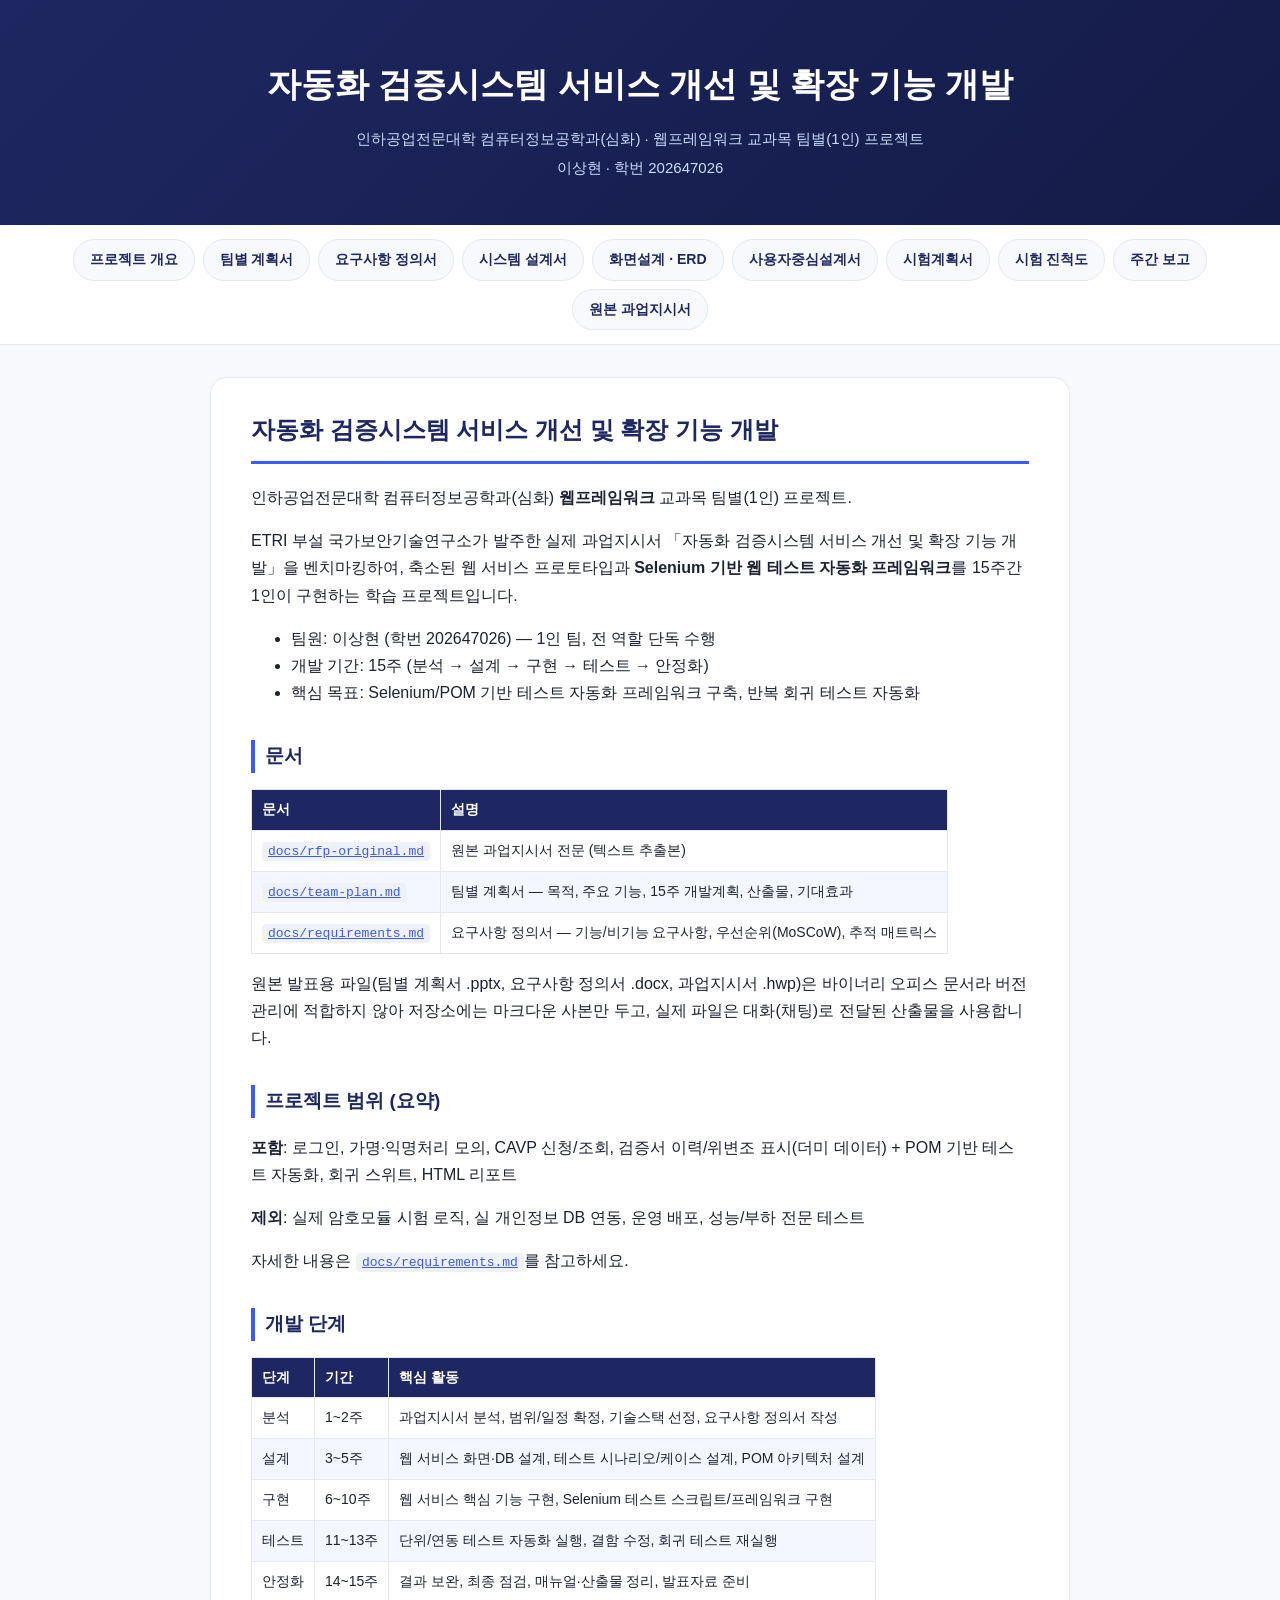
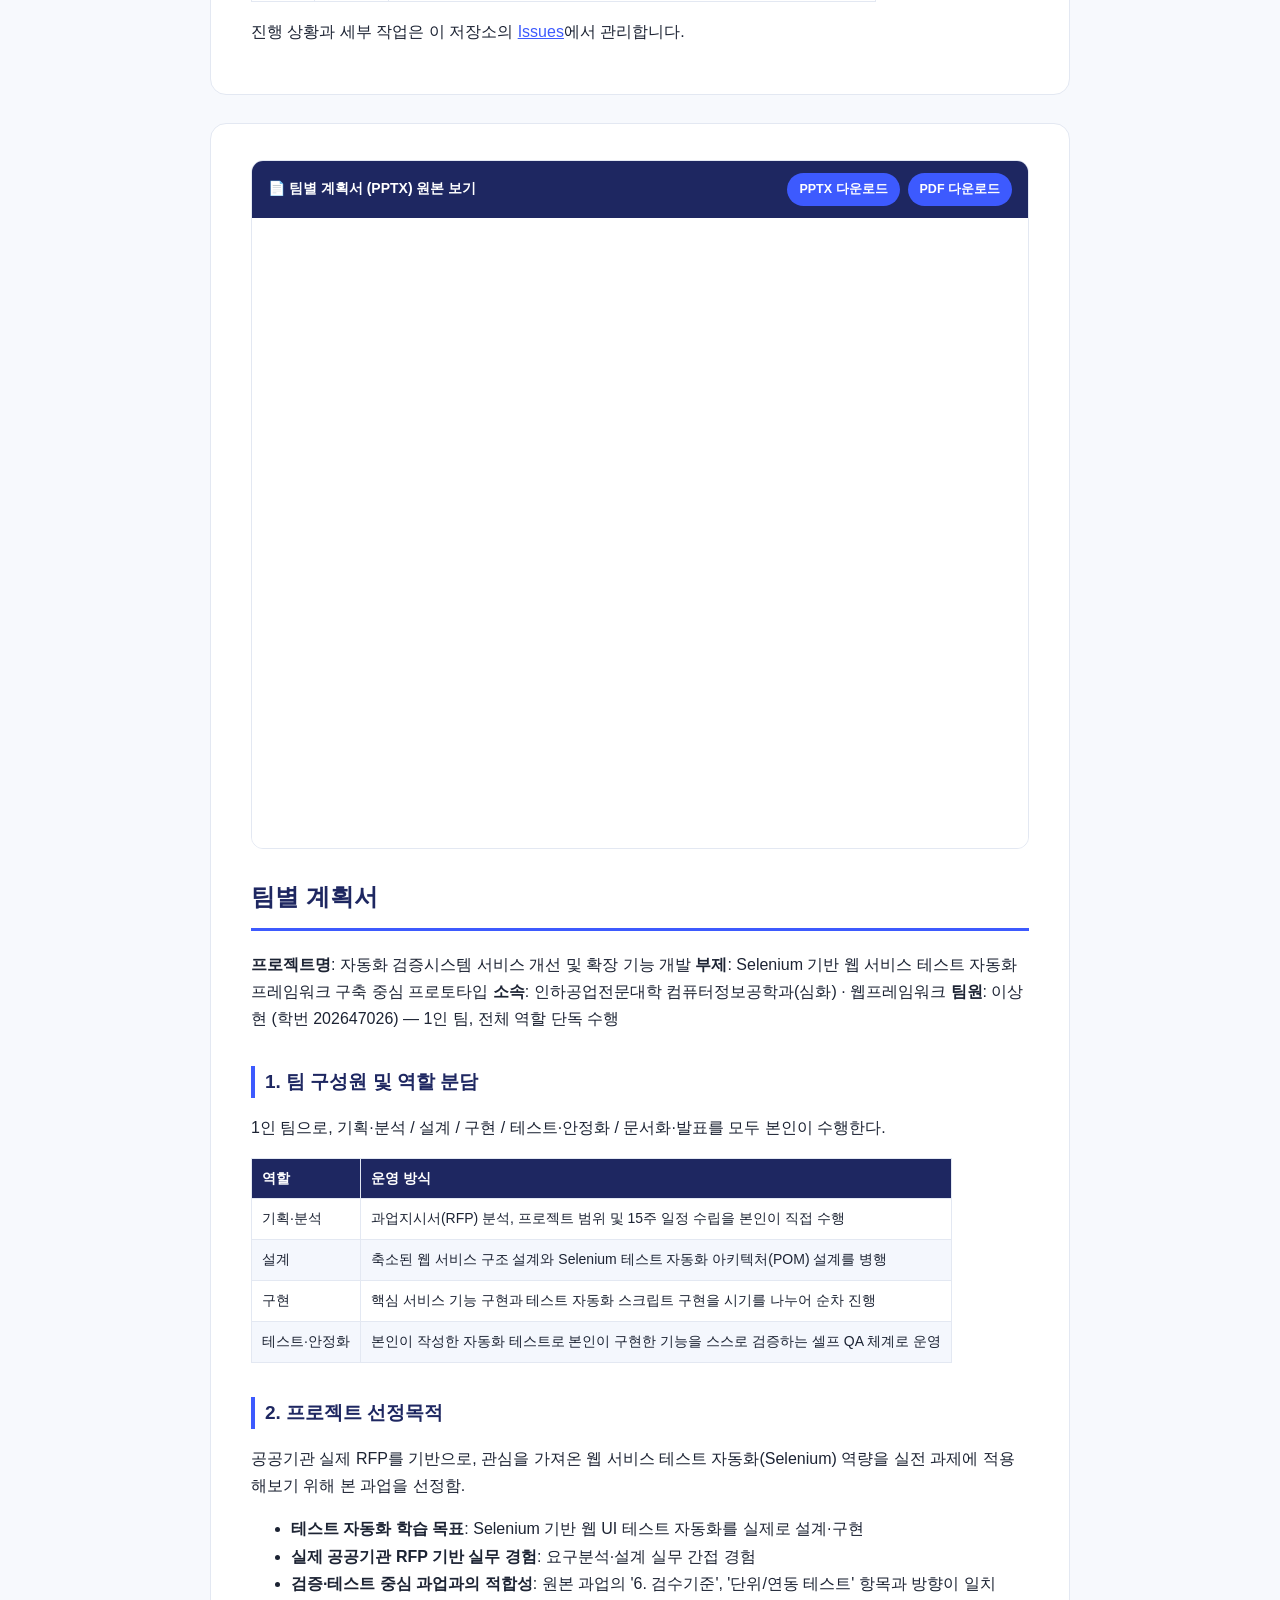
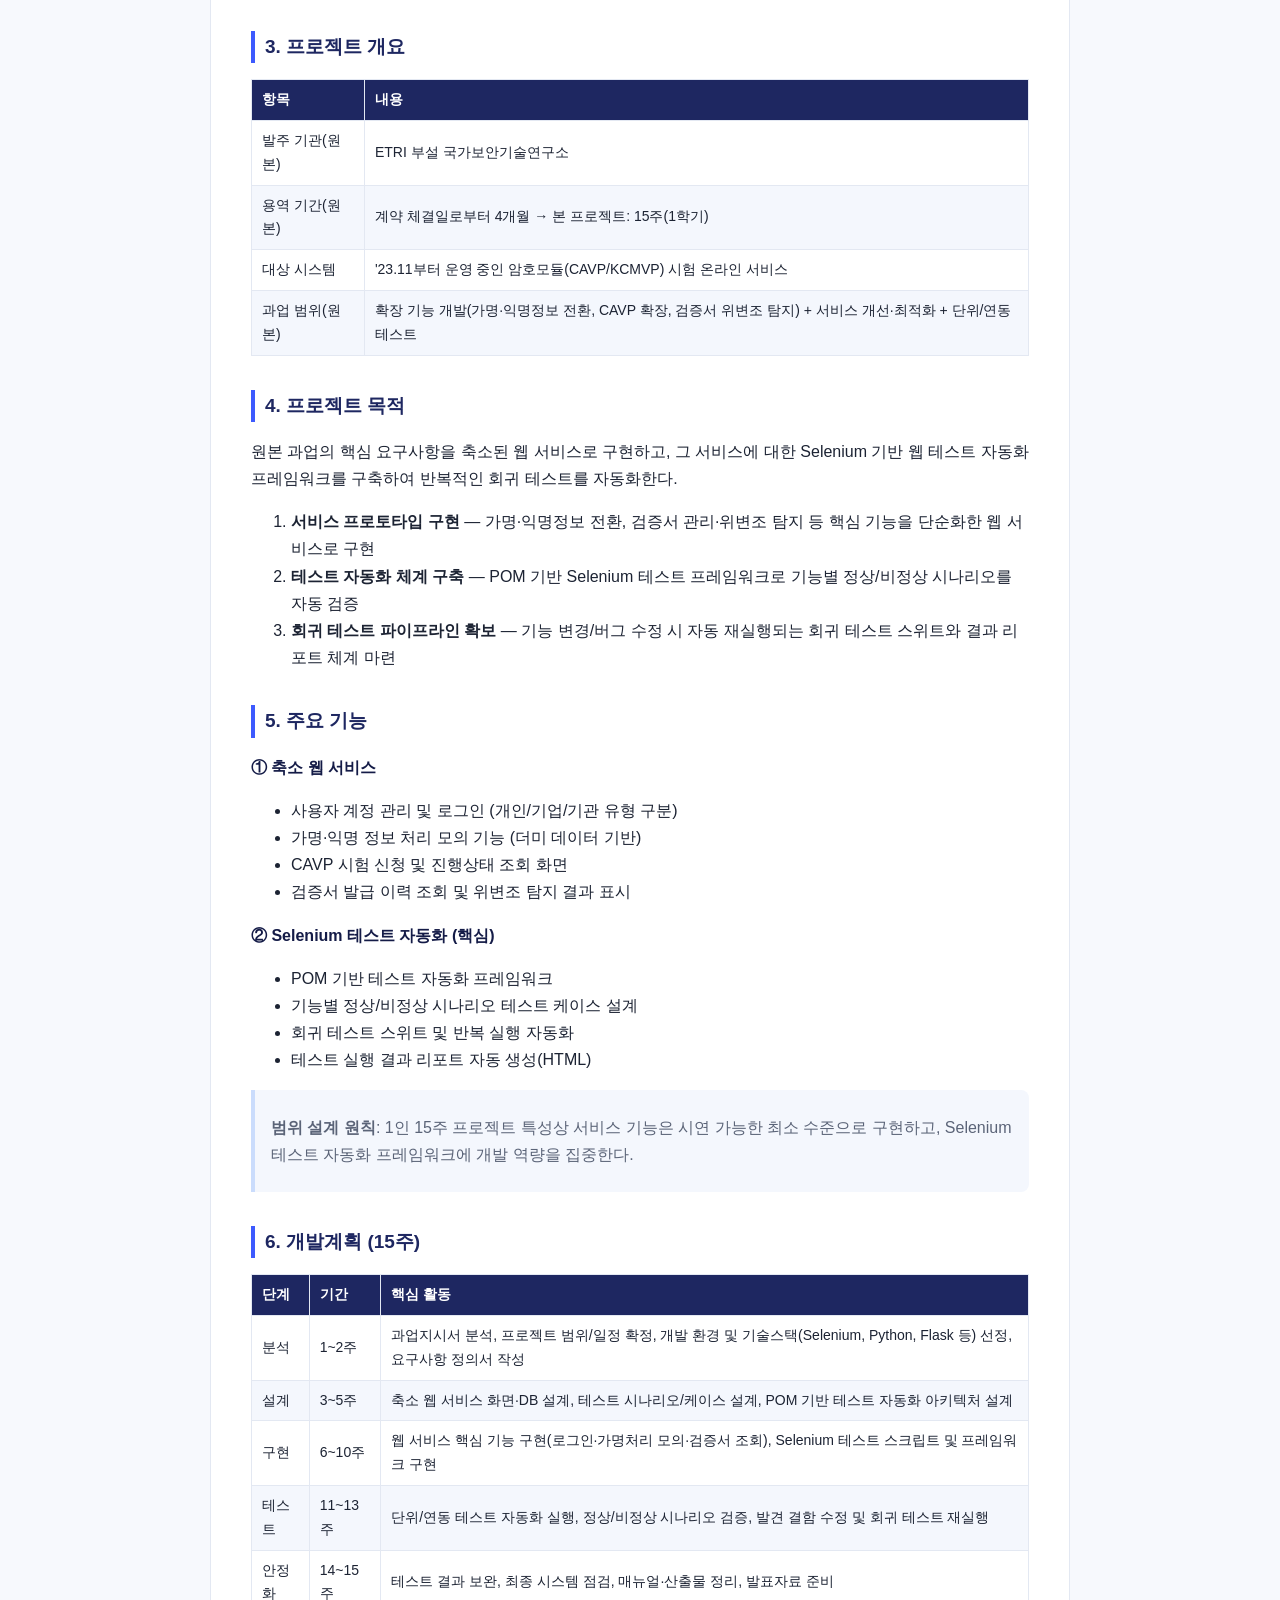
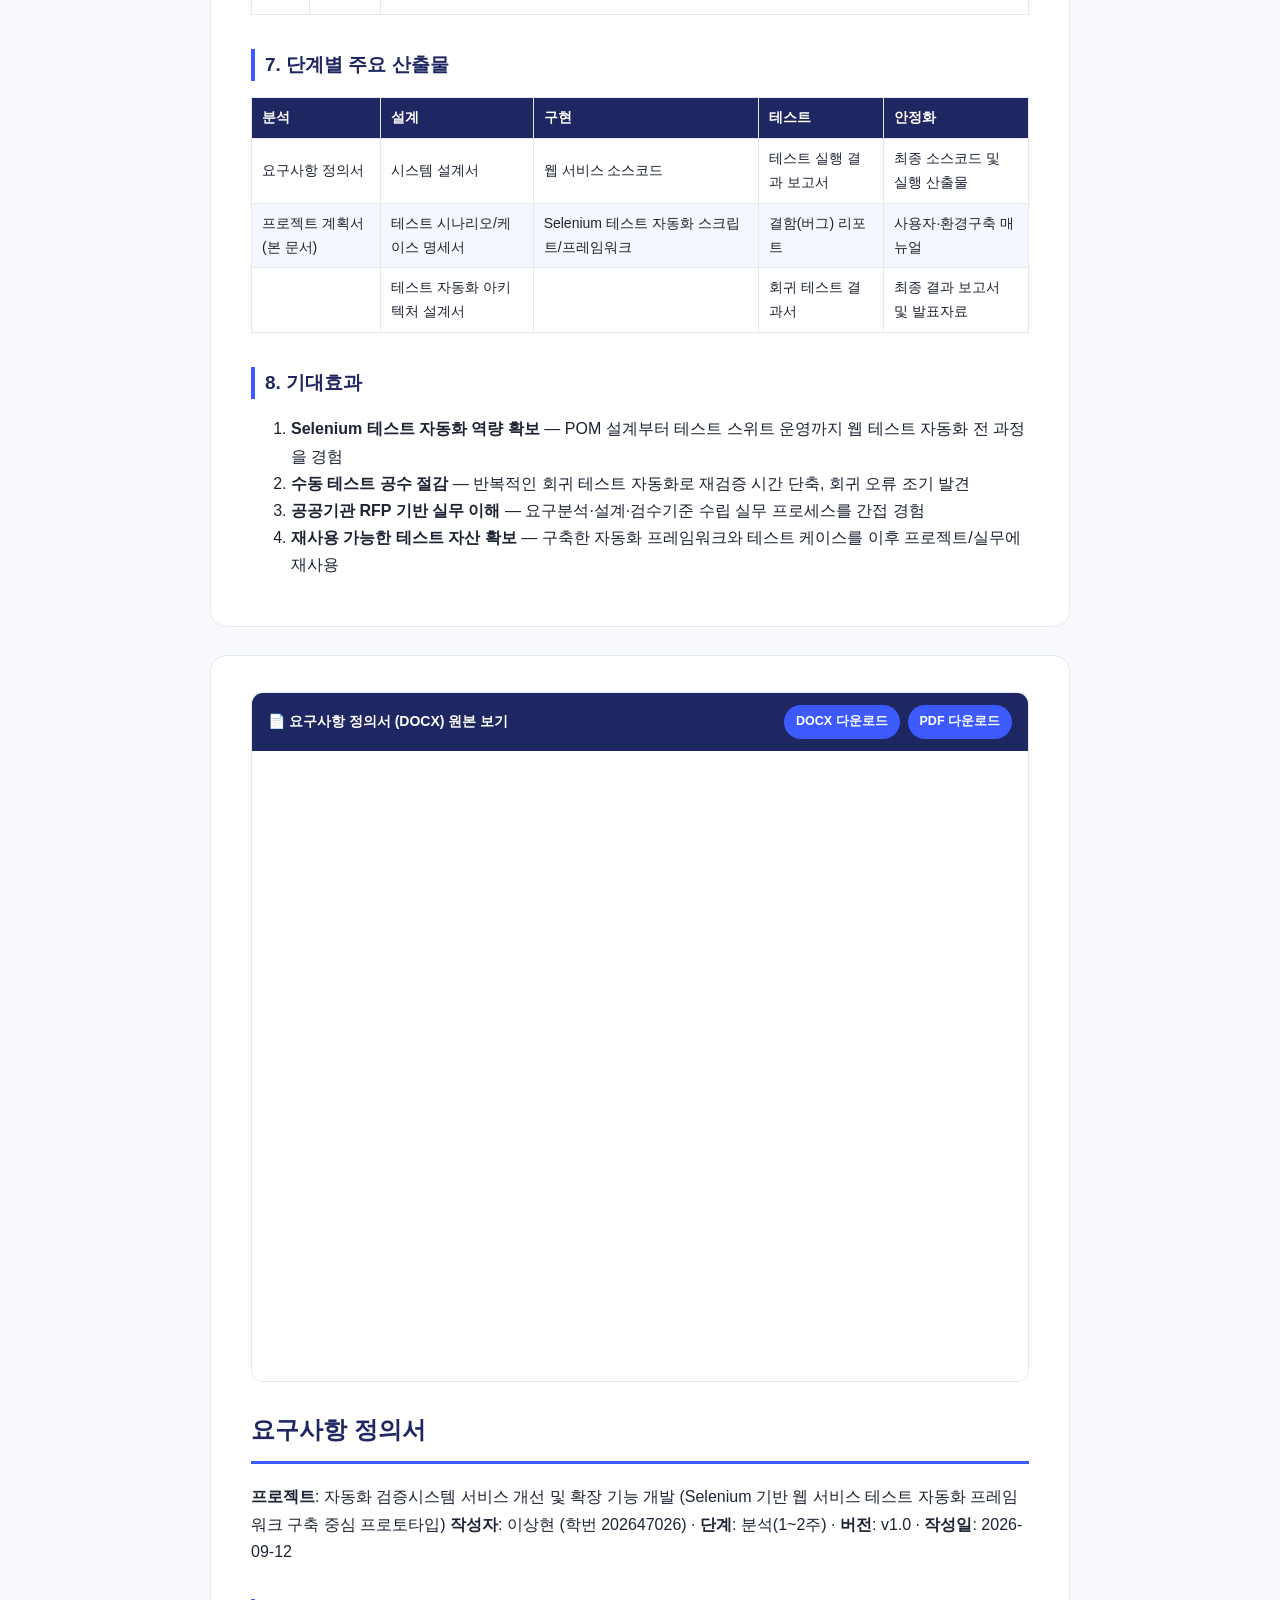
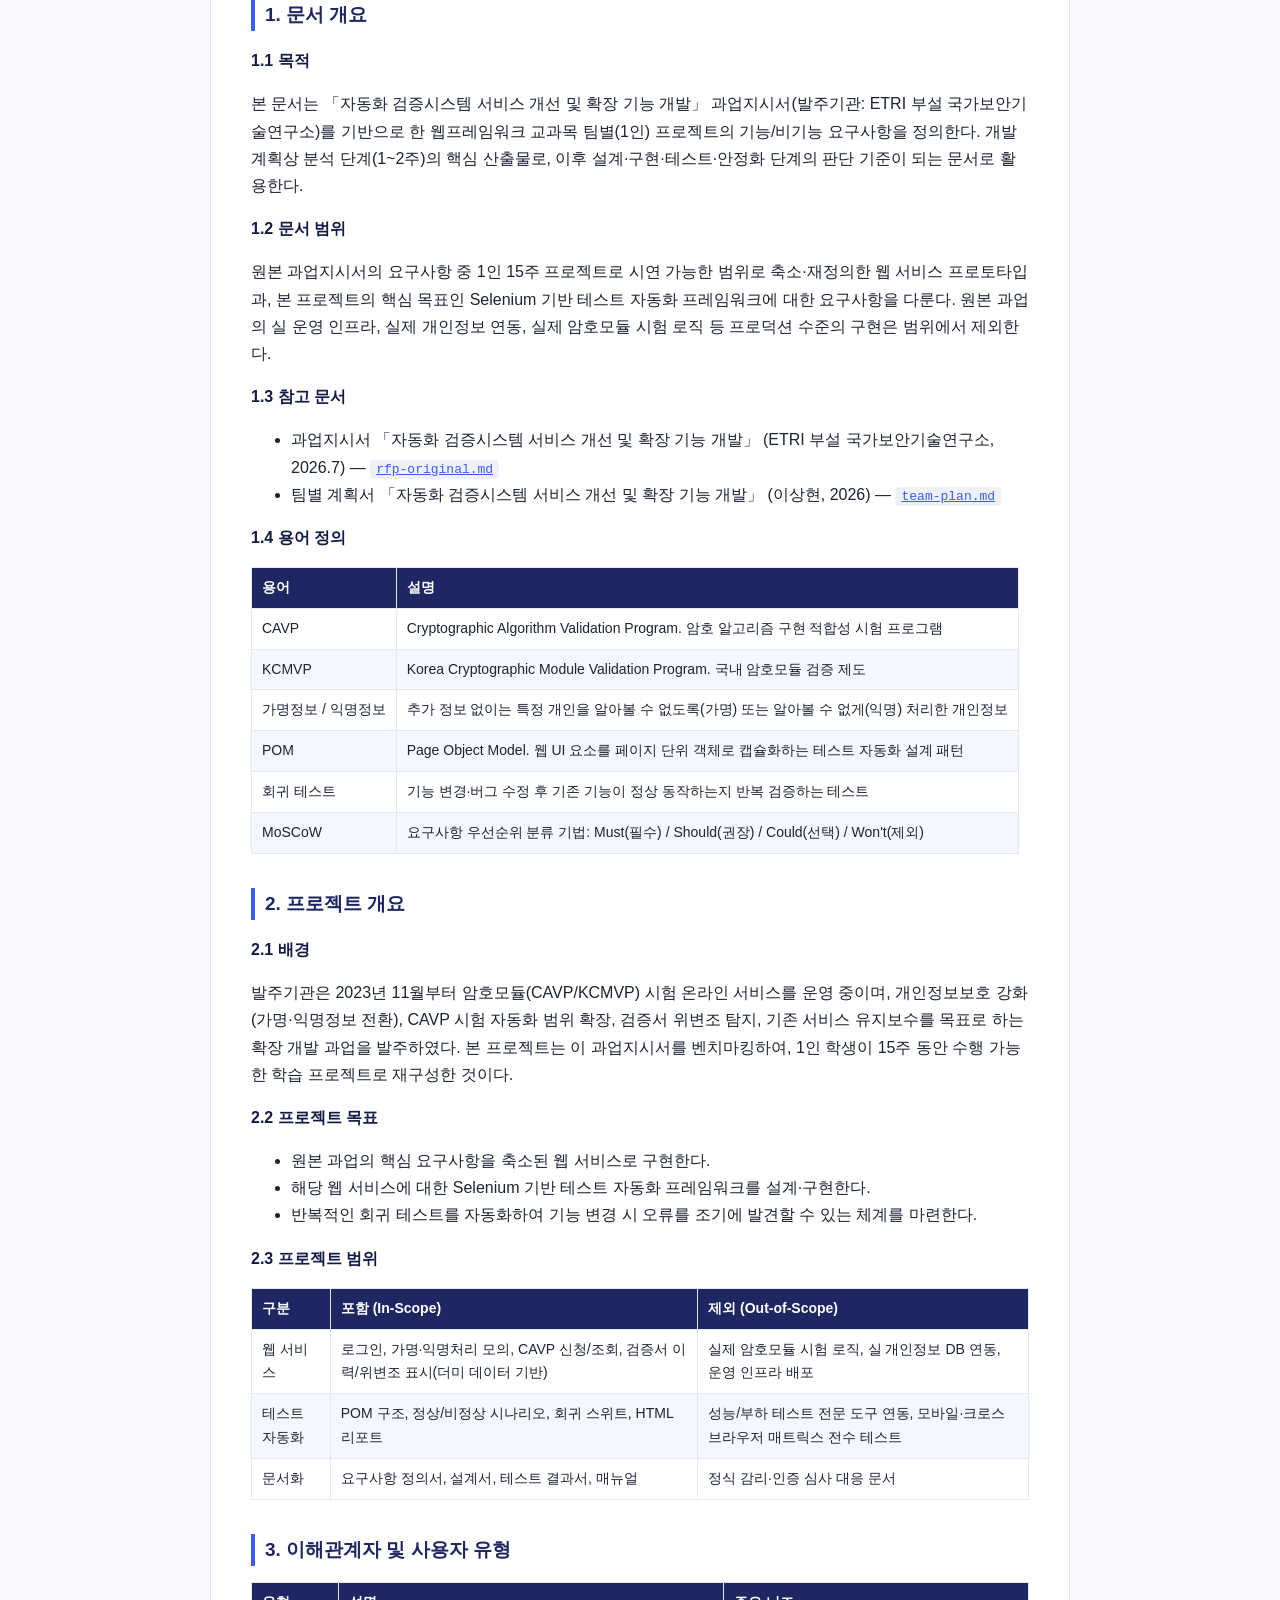
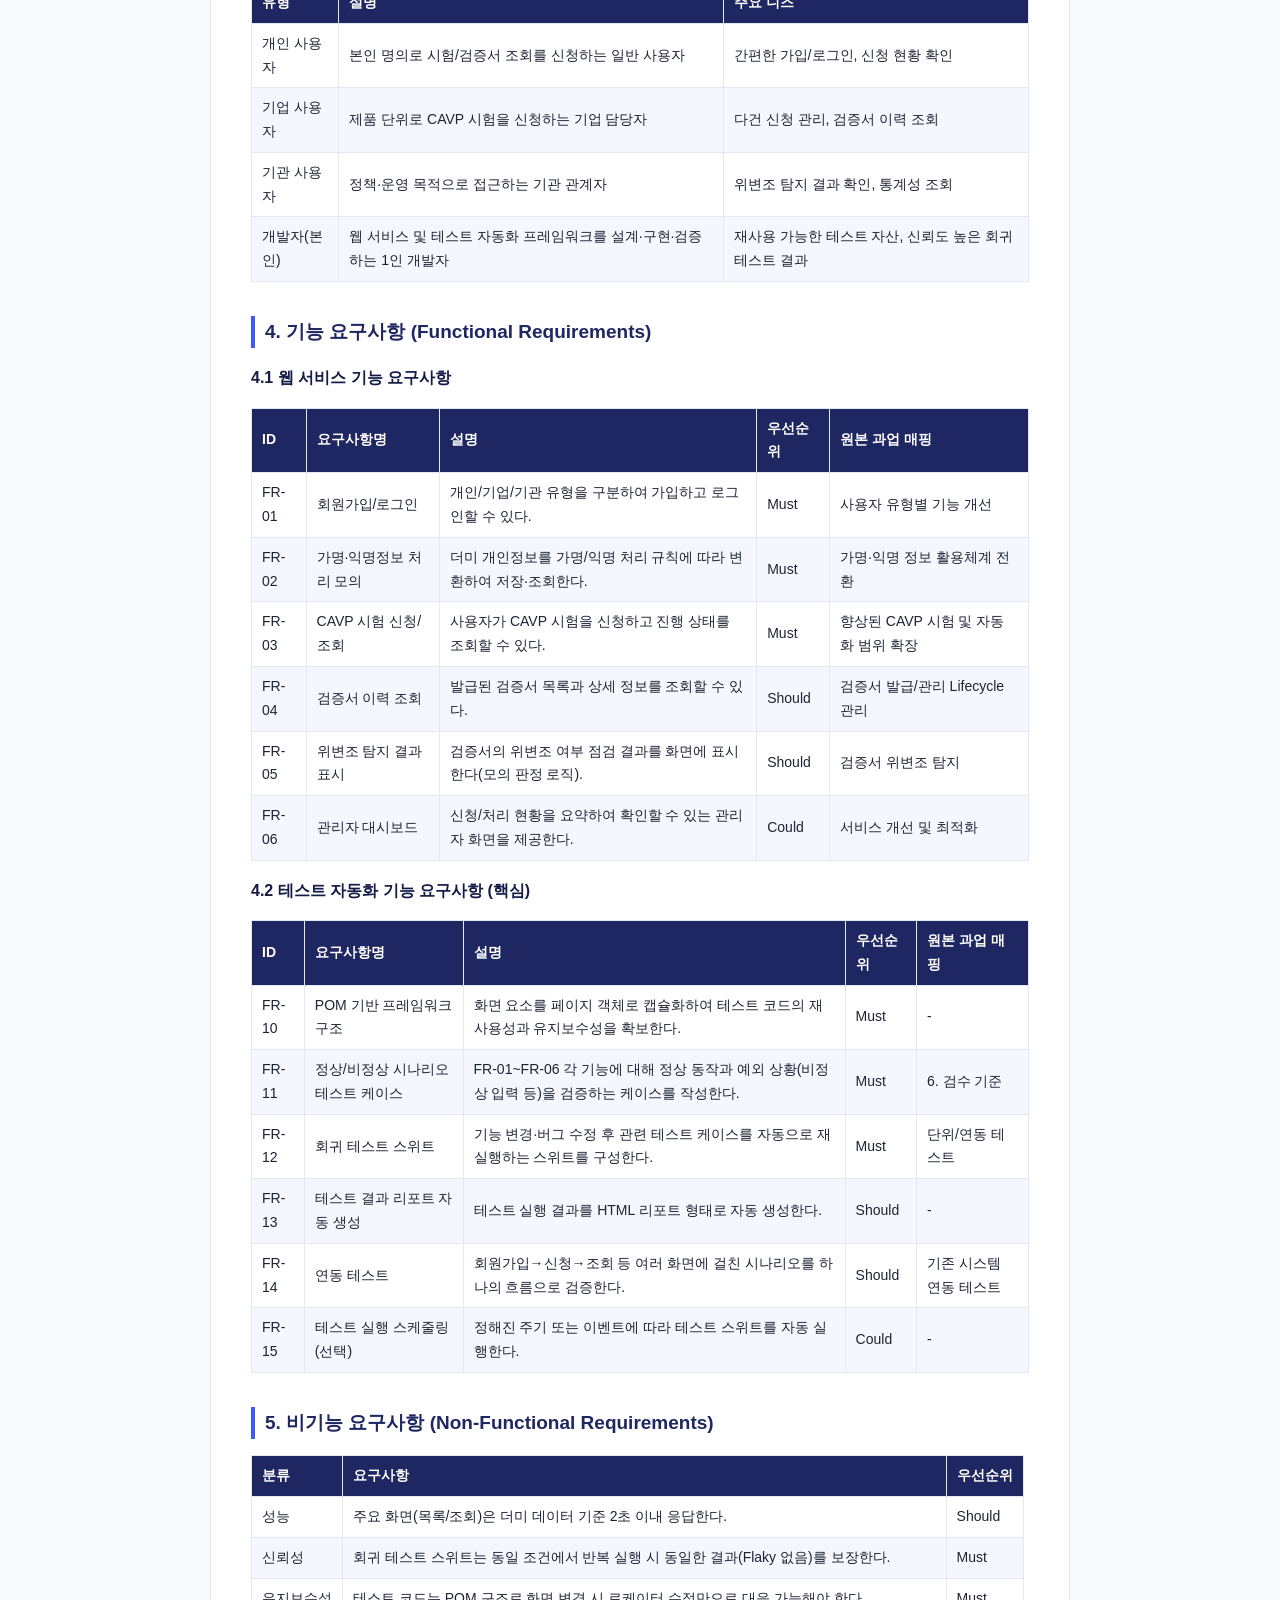
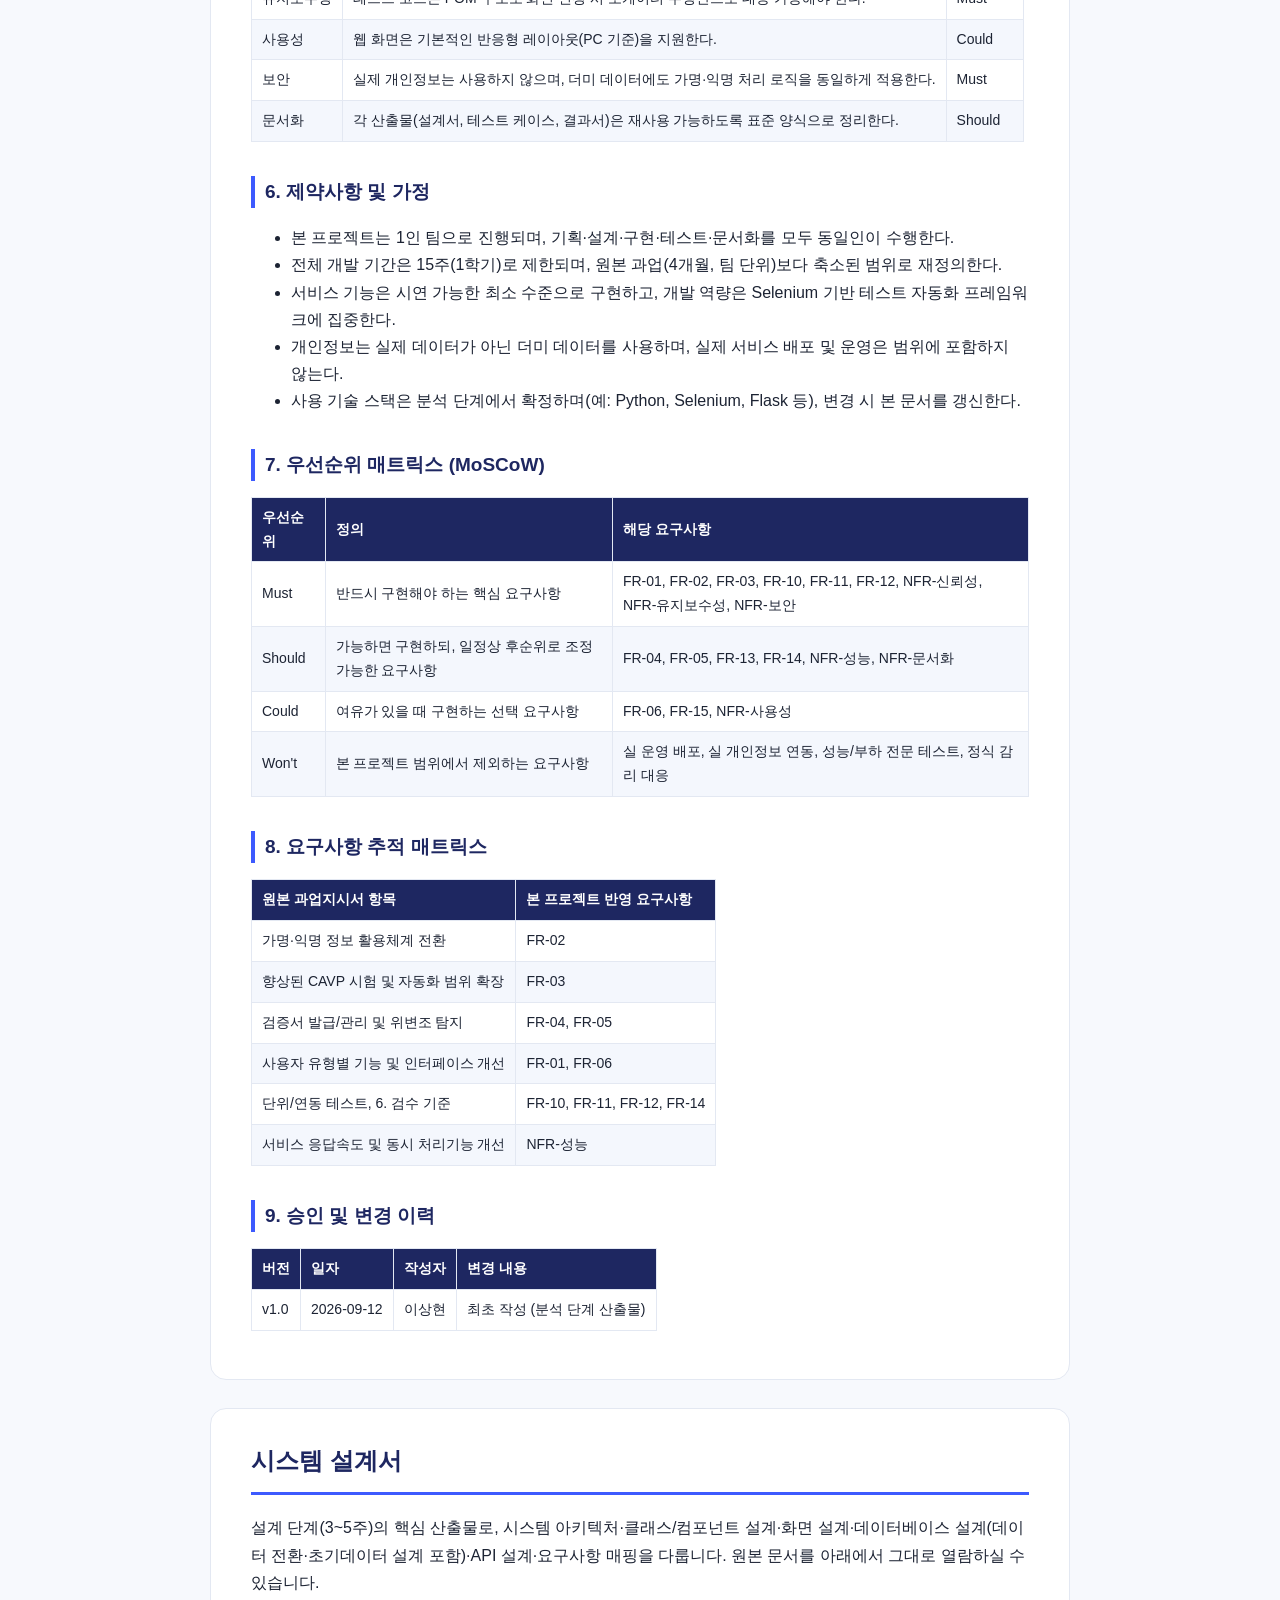
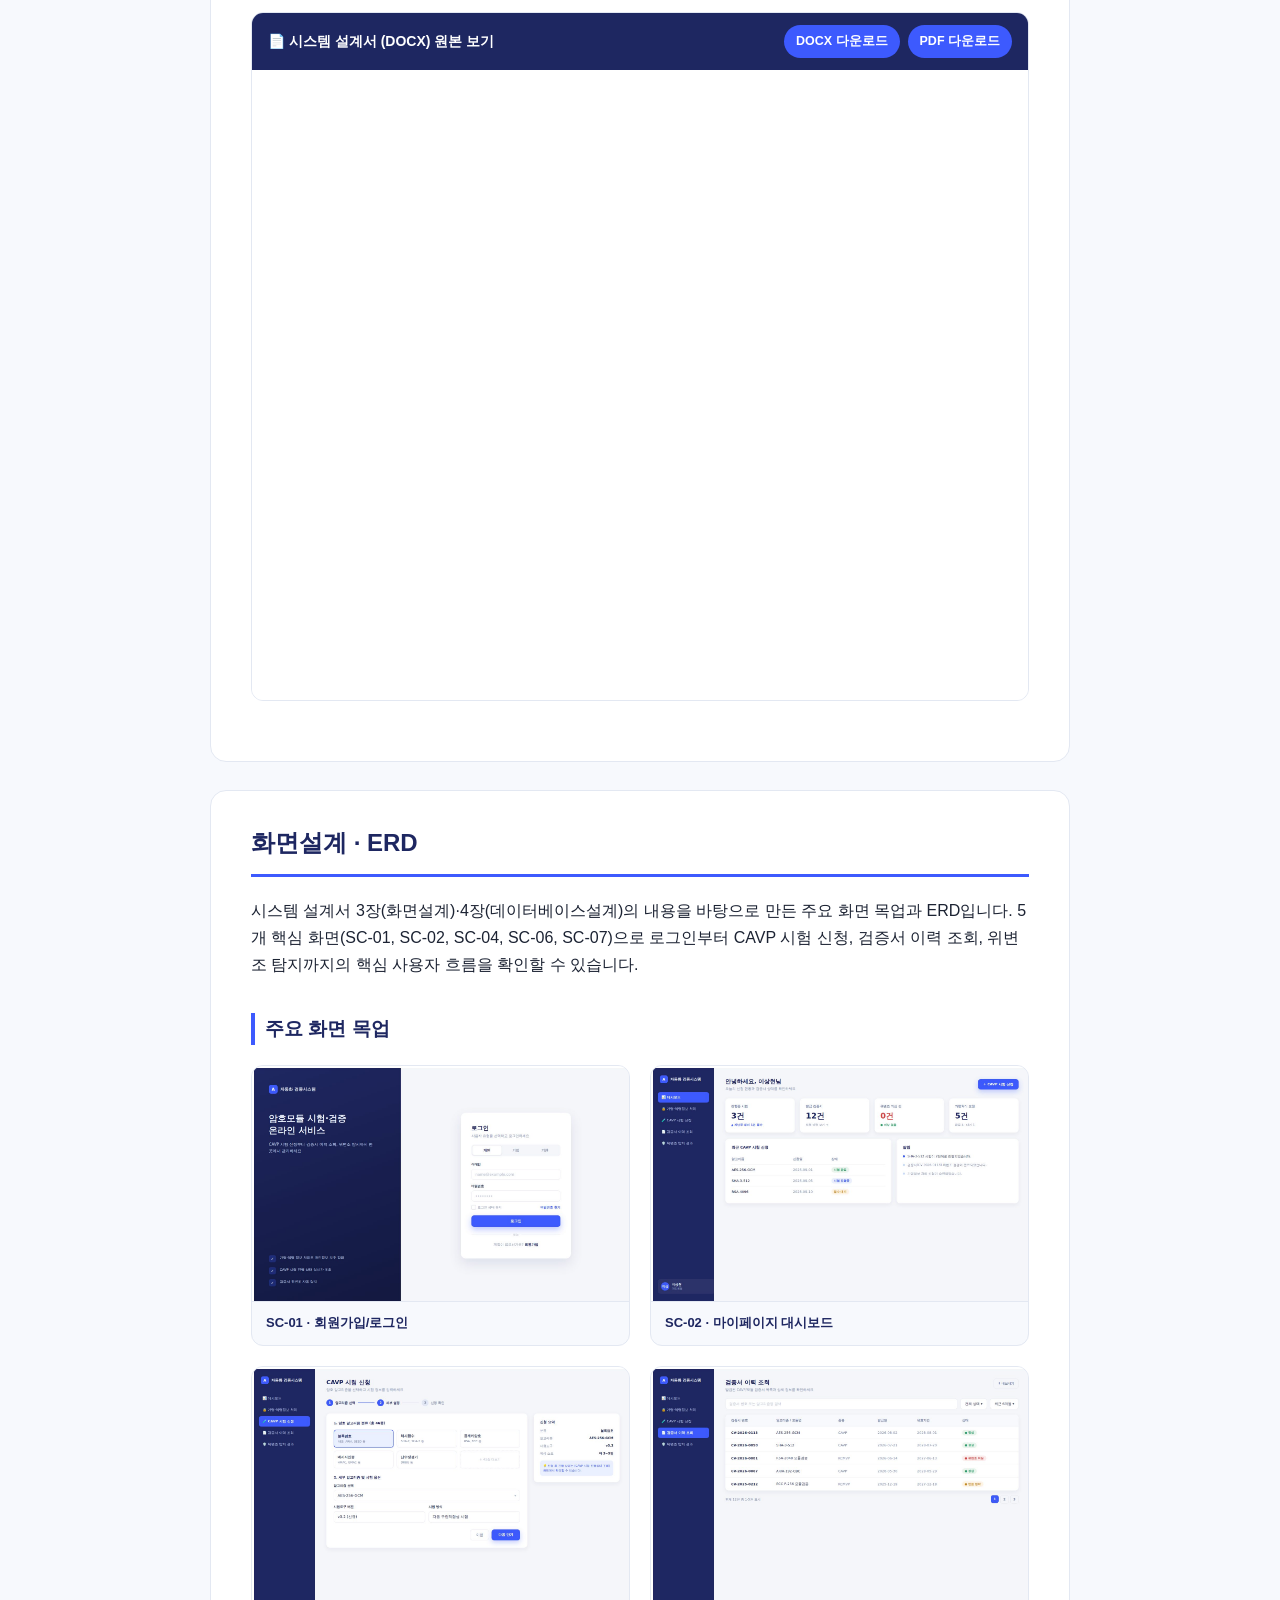
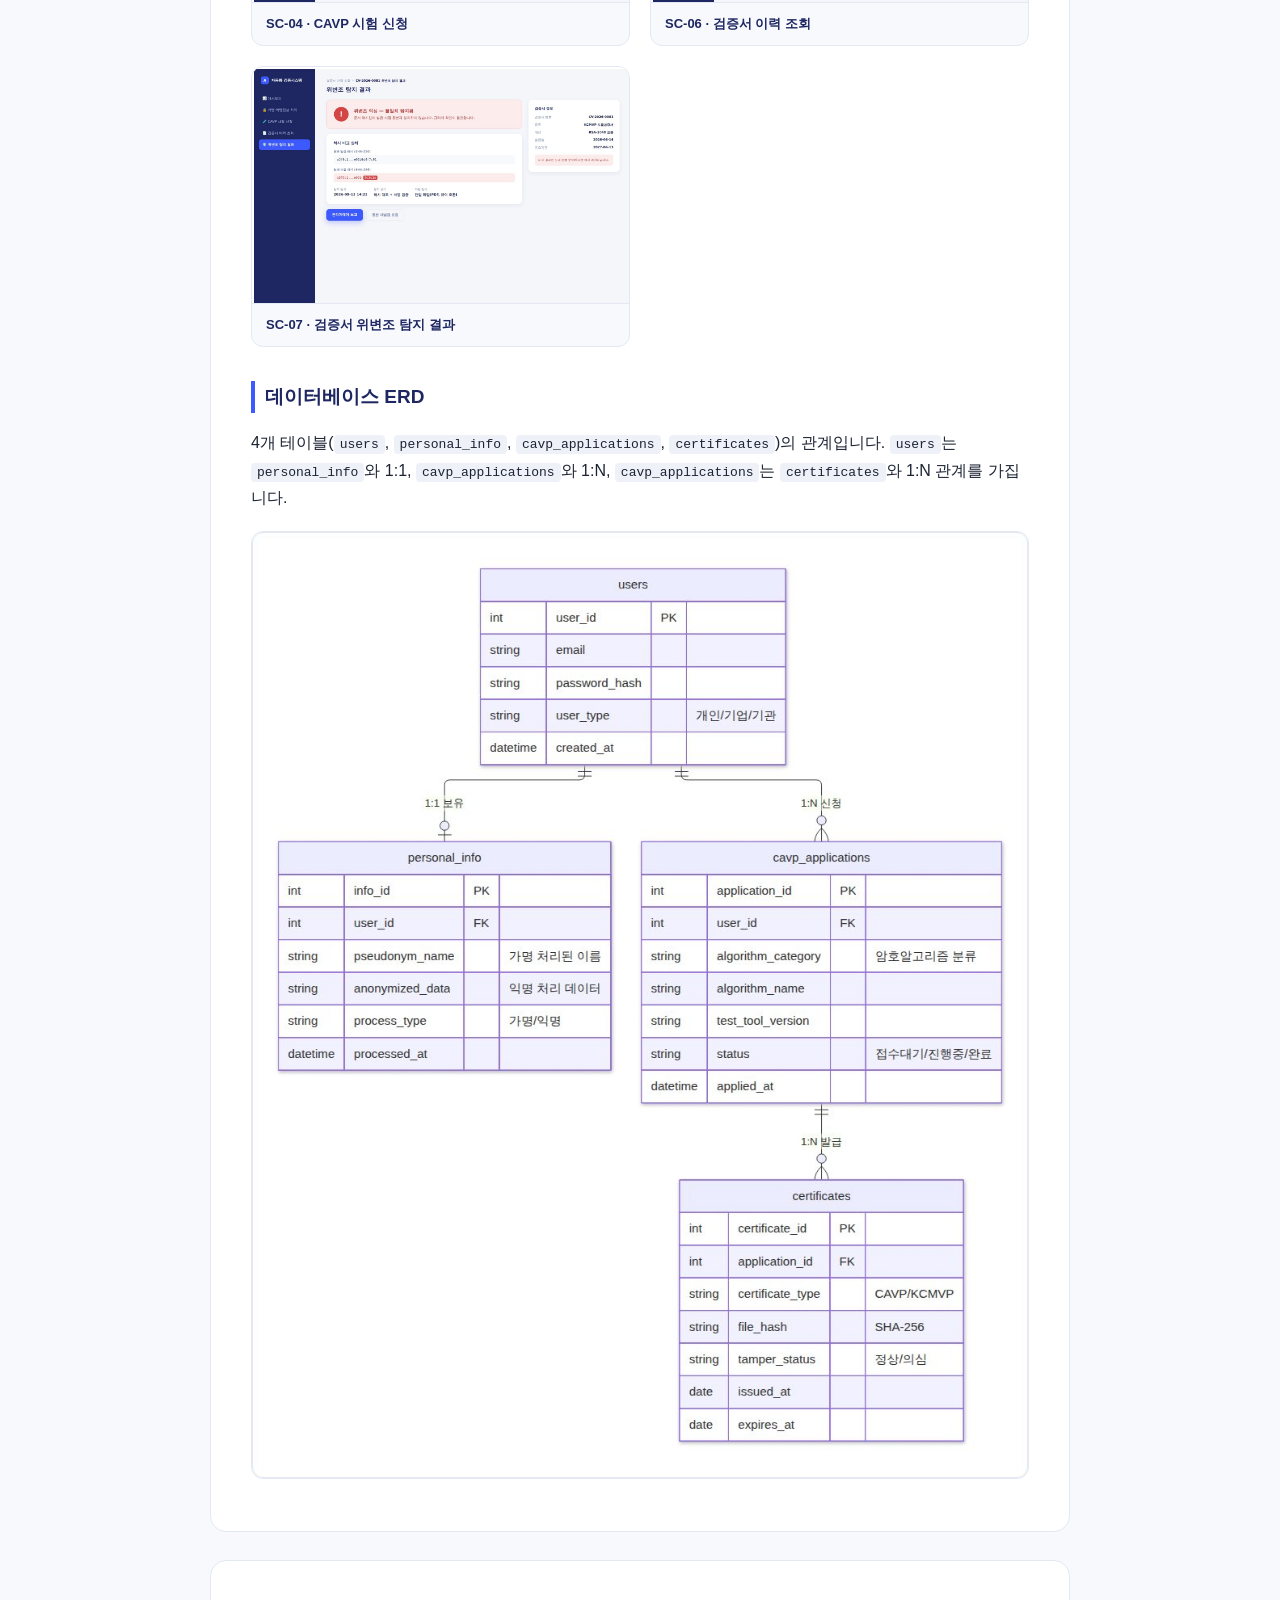
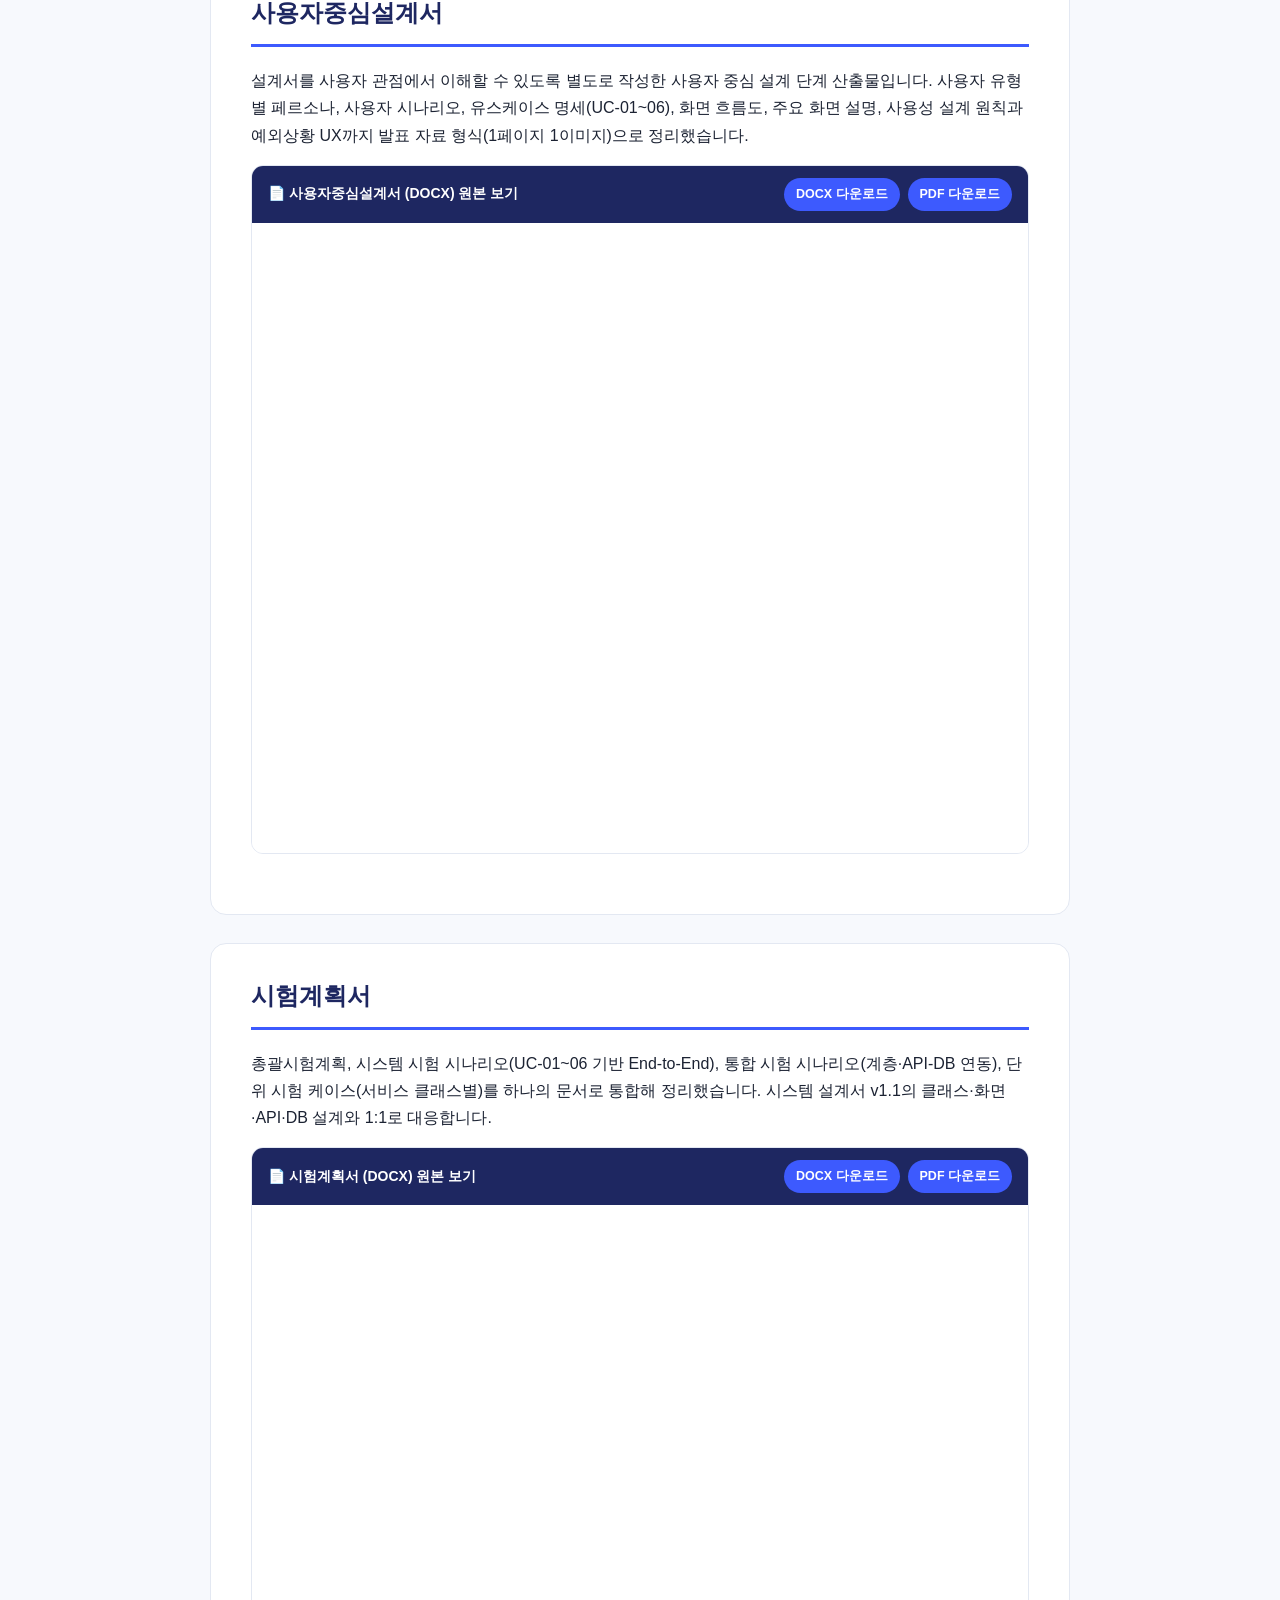
<file: index.html>
<!doctype html>
<html lang="ko">
<head>
<meta charset="utf-8">
<meta name="viewport" content="width=device-width, initial-scale=1">
<title>자동화 검증시스템 서비스 개선 및 확장 기능 개발</title>
<style>
  :root {
    --navy: #1e2761;
    --navy-dark: #141b47;
    --accent: #3d5afe;
    --ice: #cadcfc;
    --bg: #f7f9fd;
    --card: #ffffff;
    --text: #1c2333;
    --muted: #5b6478;
    --border: #e3e8f2;
  }
  * { box-sizing: border-box; }
  body {
    margin: 0;
    font-family: "Pretendard", "Apple SD Gothic Neo", "Malgun Gothic", -apple-system, sans-serif;
    background: var(--bg);
    color: var(--text);
    line-height: 1.7;
  }
  header.hero {
    background: linear-gradient(135deg, var(--navy) 0%, var(--navy-dark) 100%);
    color: white;
    padding: 56px 24px 40px;
    text-align: center;
  }
  header.hero h1 {
    margin: 0 0 12px;
    font-size: clamp(22px, 4vw, 34px);
  }
  header.hero p {
    margin: 4px 0;
    color: var(--ice);
    font-size: 15px;
  }
  nav.tabs {
    position: sticky;
    top: 0;
    z-index: 10;
    display: flex;
    flex-wrap: wrap;
    gap: 8px;
    justify-content: center;
    background: var(--card);
    border-bottom: 1px solid var(--border);
    padding: 14px 16px;
  }
  nav.tabs a {
    text-decoration: none;
    color: var(--navy);
    font-weight: 600;
    font-size: 14px;
    padding: 8px 16px;
    border-radius: 999px;
    border: 1px solid var(--border);
    background: var(--bg);
  }
  nav.tabs a:hover {
    background: var(--accent);
    color: white;
    border-color: var(--accent);
  }
  main {
    max-width: 900px;
    margin: 0 auto;
    padding: 32px 20px 80px;
  }
  section.doc-section {
    background: var(--card);
    border: 1px solid var(--border);
    border-radius: 16px;
    padding: 32px clamp(16px, 4vw, 40px);
    margin-bottom: 28px;
  }
  section.doc-section h1 {
    color: var(--navy);
    font-size: 24px;
    border-bottom: 3px solid var(--accent);
    padding-bottom: 10px;
    margin-top: 0;
  }
  section.doc-section h2 {
    color: var(--navy);
    font-size: 19px;
    margin-top: 34px;
    border-left: 4px solid var(--accent);
    padding-left: 10px;
  }
  section.doc-section h3 {
    color: var(--navy-dark);
    font-size: 16px;
  }
  table {
    width: 100%;
    border-collapse: collapse;
    margin: 16px 0;
    font-size: 14px;
    overflow-x: auto;
    display: block;
  }
  table thead {
    background: var(--navy);
    color: white;
  }
  table th, table td {
    border: 1px solid var(--border);
    padding: 8px 10px;
    text-align: left;
  }
  table tbody tr:nth-child(even) {
    background: #f4f7fd;
  }
  blockquote {
    border-left: 4px solid var(--ice);
    margin: 16px 0;
    padding: 8px 16px;
    background: #f4f7fd;
    color: var(--muted);
    border-radius: 0 8px 8px 0;
  }
  code {
    background: #eef1f8;
    padding: 2px 6px;
    border-radius: 4px;
    font-size: 13px;
  }
  a { color: var(--accent); }
  footer {
    text-align: center;
    color: var(--muted);
    font-size: 13px;
    padding: 20px;
  }
  .doc-embed {
    border: 1px solid var(--border);
    border-radius: 12px;
    overflow: hidden;
    margin: 4px 0 28px;
    background: var(--bg);
  }
  .doc-embed-bar {
    display: flex;
    flex-wrap: wrap;
    gap: 10px;
    align-items: center;
    justify-content: space-between;
    padding: 12px 16px;
    background: var(--navy);
  }
  .doc-embed-label {
    color: white;
    font-weight: 600;
    font-size: 14px;
  }
  .doc-embed-actions {
    display: flex;
    gap: 8px;
    flex-wrap: wrap;
  }
  .dl-btn {
    text-decoration: none;
    background: var(--accent);
    color: white !important;
    font-size: 12.5px;
    font-weight: 600;
    padding: 6px 12px;
    border-radius: 999px;
  }
  .dl-btn:hover { background: #2f46d1; }
  .doc-frame {
    width: 100%;
    height: 70vh;
    min-height: 420px;
    border: none;
    display: block;
    background: white;
  }
  .doc-embed-note {
    margin: 0;
    padding: 10px 16px;
    font-size: 13px;
    color: var(--muted);
    background: white;
  }
  .shot-gallery {
    display: grid;
    grid-template-columns: repeat(auto-fill, minmax(320px, 1fr));
    gap: 20px;
    margin: 20px 0 8px;
  }
  .shot-card {
    border: 1px solid var(--border);
    border-radius: 12px;
    overflow: hidden;
    background: var(--bg);
  }
  .shot-card img {
    width: 100%;
    display: block;
    border-bottom: 1px solid var(--border);
  }
  .shot-card .shot-label {
    padding: 10px 14px;
    font-size: 13px;
    font-weight: 600;
    color: var(--navy);
  }
  .erd-wrap {
    border: 1px solid var(--border);
    border-radius: 12px;
    overflow: hidden;
    background: var(--bg);
    margin: 20px 0;
  }
  .erd-wrap img { width: 100%; display: block; }
  @media print {
    nav.tabs { display: none; }
    .doc-embed { display: none; }
    section.doc-section { break-inside: avoid; box-shadow: none; border: none; }
  }
</style>
</head>
<body>
<header class="hero">
  <h1>자동화 검증시스템 서비스 개선 및 확장 기능 개발</h1>
  <p>인하공업전문대학 컴퓨터정보공학과(심화) · 웹프레임워크 교과목 팀별(1인) 프로젝트</p>
  <p>이상현 · 학번 202647026</p>
</header>
<nav class="tabs">
<a href="#intro">프로젝트 개요</a>
<a href="#team-plan">팀별 계획서</a>
<a href="#requirements">요구사항 정의서</a>
<a href="#system-design">시스템 설계서</a>
<a href="#screen-design">화면설계 · ERD</a>
<a href="#ucd">사용자중심설계서</a>
<a href="#testplan">시험계획서</a>
<a href="#tracker">시험 진척도</a>
<a href="#weekly">주간 보고</a>
<a href="#rfp">원본 과업지시서</a>
</nav>
<main>
<section id="intro" class="doc-section">
<h1 id="_1">자동화 검증시스템 서비스 개선 및 확장 기능 개발</h1>
<p>인하공업전문대학 컴퓨터정보공학과(심화) <strong>웹프레임워크</strong> 교과목 팀별(1인) 프로젝트.</p>
<p>ETRI 부설 국가보안기술연구소가 발주한 실제 과업지시서 「자동화 검증시스템 서비스 개선 및 확장 기능 개발」을 벤치마킹하여, 축소된 웹 서비스 프로토타입과 <strong>Selenium 기반 웹 테스트 자동화 프레임워크</strong>를 15주간 1인이 구현하는 학습 프로젝트입니다.</p>
<ul>
<li>팀원: 이상현 (학번 202647026) — 1인 팀, 전 역할 단독 수행</li>
<li>개발 기간: 15주 (분석 → 설계 → 구현 → 테스트 → 안정화)</li>
<li>핵심 목표: Selenium/POM 기반 테스트 자동화 프레임워크 구축, 반복 회귀 테스트 자동화</li>
</ul>
<h2 id="_2">문서</h2>
<table>
<thead>
<tr>
<th>문서</th>
<th>설명</th>
</tr>
</thead>
<tbody>
<tr>
<td><a href="docs/rfp-original.md"><code>docs/rfp-original.md</code></a></td>
<td>원본 과업지시서 전문 (텍스트 추출본)</td>
</tr>
<tr>
<td><a href="docs/team-plan.md"><code>docs/team-plan.md</code></a></td>
<td>팀별 계획서 — 목적, 주요 기능, 15주 개발계획, 산출물, 기대효과</td>
</tr>
<tr>
<td><a href="docs/requirements.md"><code>docs/requirements.md</code></a></td>
<td>요구사항 정의서 — 기능/비기능 요구사항, 우선순위(MoSCoW), 추적 매트릭스</td>
</tr>
</tbody>
</table>
<p>원본 발표용 파일(팀별 계획서 .pptx, 요구사항 정의서 .docx, 과업지시서 .hwp)은 바이너리 오피스 문서라 버전관리에 적합하지 않아 저장소에는 마크다운 사본만 두고, 실제 파일은 대화(채팅)로 전달된 산출물을 사용합니다.</p>
<h2 id="_3">프로젝트 범위 (요약)</h2>
<p><strong>포함</strong>: 로그인, 가명·익명처리 모의, CAVP 신청/조회, 검증서 이력/위변조 표시(더미 데이터) + POM 기반 테스트 자동화, 회귀 스위트, HTML 리포트</p>
<p><strong>제외</strong>: 실제 암호모듈 시험 로직, 실 개인정보 DB 연동, 운영 배포, 성능/부하 전문 테스트</p>
<p>자세한 내용은 <a href="docs/requirements.md"><code>docs/requirements.md</code></a>를 참고하세요.</p>
<h2 id="_4">개발 단계</h2>
<table>
<thead>
<tr>
<th>단계</th>
<th>기간</th>
<th>핵심 활동</th>
</tr>
</thead>
<tbody>
<tr>
<td>분석</td>
<td>1~2주</td>
<td>과업지시서 분석, 범위/일정 확정, 기술스택 선정, 요구사항 정의서 작성</td>
</tr>
<tr>
<td>설계</td>
<td>3~5주</td>
<td>웹 서비스 화면·DB 설계, 테스트 시나리오/케이스 설계, POM 아키텍처 설계</td>
</tr>
<tr>
<td>구현</td>
<td>6~10주</td>
<td>웹 서비스 핵심 기능 구현, Selenium 테스트 스크립트/프레임워크 구현</td>
</tr>
<tr>
<td>테스트</td>
<td>11~13주</td>
<td>단위/연동 테스트 자동화 실행, 결함 수정, 회귀 테스트 재실행</td>
</tr>
<tr>
<td>안정화</td>
<td>14~15주</td>
<td>결과 보완, 최종 점검, 매뉴얼·산출물 정리, 발표자료 준비</td>
</tr>
</tbody>
</table>
<p>진행 상황과 세부 작업은 이 저장소의 <a href="../../issues">Issues</a>에서 관리합니다.</p>
</section>

<section id="team-plan" class="doc-section">

<div class="doc-embed">
  <div class="doc-embed-bar">
    <span class="doc-embed-label">📄 팀별 계획서 (PPTX) 원본 보기</span>
    <div class="doc-embed-actions"><a class="dl-btn" href="assets/original/team-plan.pptx" download>PPTX 다운로드</a><a class="dl-btn" href="assets/pdf/team-plan.pdf" download>PDF 다운로드</a></div>
  </div>
  <iframe class="doc-frame" src="assets/pdf/team-plan.pdf" loading="lazy"></iframe>
</div>
<h1 id="_1">팀별 계획서</h1>
<p><strong>프로젝트명</strong>: 자동화 검증시스템 서비스 개선 및 확장 기능 개발
<strong>부제</strong>: Selenium 기반 웹 서비스 테스트 자동화 프레임워크 구축 중심 프로토타입
<strong>소속</strong>: 인하공업전문대학 컴퓨터정보공학과(심화) · 웹프레임워크
<strong>팀원</strong>: 이상현 (학번 202647026) — 1인 팀, 전체 역할 단독 수행</p>
<h2 id="1">1. 팀 구성원 및 역할 분담</h2>
<p>1인 팀으로, 기획·분석 / 설계 / 구현 / 테스트·안정화 / 문서화·발표를 모두 본인이 수행한다.</p>
<table>
<thead>
<tr>
<th>역할</th>
<th>운영 방식</th>
</tr>
</thead>
<tbody>
<tr>
<td>기획·분석</td>
<td>과업지시서(RFP) 분석, 프로젝트 범위 및 15주 일정 수립을 본인이 직접 수행</td>
</tr>
<tr>
<td>설계</td>
<td>축소된 웹 서비스 구조 설계와 Selenium 테스트 자동화 아키텍처(POM) 설계를 병행</td>
</tr>
<tr>
<td>구현</td>
<td>핵심 서비스 기능 구현과 테스트 자동화 스크립트 구현을 시기를 나누어 순차 진행</td>
</tr>
<tr>
<td>테스트·안정화</td>
<td>본인이 작성한 자동화 테스트로 본인이 구현한 기능을 스스로 검증하는 셀프 QA 체계로 운영</td>
</tr>
</tbody>
</table>
<h2 id="2">2. 프로젝트 선정목적</h2>
<p>공공기관 실제 RFP를 기반으로, 관심을 가져온 웹 서비스 테스트 자동화(Selenium) 역량을 실전 과제에 적용해보기 위해 본 과업을 선정함.</p>
<ul>
<li><strong>테스트 자동화 학습 목표</strong>: Selenium 기반 웹 UI 테스트 자동화를 실제로 설계·구현</li>
<li><strong>실제 공공기관 RFP 기반 실무 경험</strong>: 요구분석·설계 실무 간접 경험</li>
<li><strong>검증·테스트 중심 과업과의 적합성</strong>: 원본 과업의 '6. 검수기준', '단위/연동 테스트' 항목과 방향이 일치</li>
</ul>
<h2 id="3">3. 프로젝트 개요</h2>
<table>
<thead>
<tr>
<th>항목</th>
<th>내용</th>
</tr>
</thead>
<tbody>
<tr>
<td>발주 기관(원본)</td>
<td>ETRI 부설 국가보안기술연구소</td>
</tr>
<tr>
<td>용역 기간(원본)</td>
<td>계약 체결일로부터 4개월 → 본 프로젝트: 15주(1학기)</td>
</tr>
<tr>
<td>대상 시스템</td>
<td>'23.11부터 운영 중인 암호모듈(CAVP/KCMVP) 시험 온라인 서비스</td>
</tr>
<tr>
<td>과업 범위(원본)</td>
<td>확장 기능 개발(가명·익명정보 전환, CAVP 확장, 검증서 위변조 탐지) + 서비스 개선·최적화 + 단위/연동 테스트</td>
</tr>
</tbody>
</table>
<h2 id="4">4. 프로젝트 목적</h2>
<p>원본 과업의 핵심 요구사항을 축소된 웹 서비스로 구현하고, 그 서비스에 대한 Selenium 기반 웹 테스트 자동화 프레임워크를 구축하여 반복적인 회귀 테스트를 자동화한다.</p>
<ol>
<li><strong>서비스 프로토타입 구현</strong> — 가명·익명정보 전환, 검증서 관리·위변조 탐지 등 핵심 기능을 단순화한 웹 서비스로 구현</li>
<li><strong>테스트 자동화 체계 구축</strong> — POM 기반 Selenium 테스트 프레임워크로 기능별 정상/비정상 시나리오를 자동 검증</li>
<li><strong>회귀 테스트 파이프라인 확보</strong> — 기능 변경/버그 수정 시 자동 재실행되는 회귀 테스트 스위트와 결과 리포트 체계 마련</li>
</ol>
<h2 id="5">5. 주요 기능</h2>
<h3 id="1_1">① 축소 웹 서비스</h3>
<ul>
<li>사용자 계정 관리 및 로그인 (개인/기업/기관 유형 구분)</li>
<li>가명·익명 정보 처리 모의 기능 (더미 데이터 기반)</li>
<li>CAVP 시험 신청 및 진행상태 조회 화면</li>
<li>검증서 발급 이력 조회 및 위변조 탐지 결과 표시</li>
</ul>
<h3 id="2-selenium">② Selenium 테스트 자동화 (핵심)</h3>
<ul>
<li>POM 기반 테스트 자동화 프레임워크</li>
<li>기능별 정상/비정상 시나리오 테스트 케이스 설계</li>
<li>회귀 테스트 스위트 및 반복 실행 자동화</li>
<li>테스트 실행 결과 리포트 자동 생성(HTML)</li>
</ul>
<blockquote>
<p><strong>범위 설계 원칙</strong>: 1인 15주 프로젝트 특성상 서비스 기능은 시연 가능한 최소 수준으로 구현하고, Selenium 테스트 자동화 프레임워크에 개발 역량을 집중한다.</p>
</blockquote>
<h2 id="6-15">6. 개발계획 (15주)</h2>
<table>
<thead>
<tr>
<th>단계</th>
<th>기간</th>
<th>핵심 활동</th>
</tr>
</thead>
<tbody>
<tr>
<td>분석</td>
<td>1~2주</td>
<td>과업지시서 분석, 프로젝트 범위/일정 확정, 개발 환경 및 기술스택(Selenium, Python, Flask 등) 선정, 요구사항 정의서 작성</td>
</tr>
<tr>
<td>설계</td>
<td>3~5주</td>
<td>축소 웹 서비스 화면·DB 설계, 테스트 시나리오/케이스 설계, POM 기반 테스트 자동화 아키텍처 설계</td>
</tr>
<tr>
<td>구현</td>
<td>6~10주</td>
<td>웹 서비스 핵심 기능 구현(로그인·가명처리 모의·검증서 조회), Selenium 테스트 스크립트 및 프레임워크 구현</td>
</tr>
<tr>
<td>테스트</td>
<td>11~13주</td>
<td>단위/연동 테스트 자동화 실행, 정상/비정상 시나리오 검증, 발견 결함 수정 및 회귀 테스트 재실행</td>
</tr>
<tr>
<td>안정화</td>
<td>14~15주</td>
<td>테스트 결과 보완, 최종 시스템 점검, 매뉴얼·산출물 정리, 발표자료 준비</td>
</tr>
</tbody>
</table>
<h2 id="7">7. 단계별 주요 산출물</h2>
<table>
<thead>
<tr>
<th>분석</th>
<th>설계</th>
<th>구현</th>
<th>테스트</th>
<th>안정화</th>
</tr>
</thead>
<tbody>
<tr>
<td>요구사항 정의서</td>
<td>시스템 설계서</td>
<td>웹 서비스 소스코드</td>
<td>테스트 실행 결과 보고서</td>
<td>최종 소스코드 및 실행 산출물</td>
</tr>
<tr>
<td>프로젝트 계획서(본 문서)</td>
<td>테스트 시나리오/케이스 명세서</td>
<td>Selenium 테스트 자동화 스크립트/프레임워크</td>
<td>결함(버그) 리포트</td>
<td>사용자·환경구축 매뉴얼</td>
</tr>
<tr>
<td></td>
<td>테스트 자동화 아키텍처 설계서</td>
<td></td>
<td>회귀 테스트 결과서</td>
<td>최종 결과 보고서 및 발표자료</td>
</tr>
</tbody>
</table>
<h2 id="8">8. 기대효과</h2>
<ol>
<li><strong>Selenium 테스트 자동화 역량 확보</strong> — POM 설계부터 테스트 스위트 운영까지 웹 테스트 자동화 전 과정을 경험</li>
<li><strong>수동 테스트 공수 절감</strong> — 반복적인 회귀 테스트 자동화로 재검증 시간 단축, 회귀 오류 조기 발견</li>
<li><strong>공공기관 RFP 기반 실무 이해</strong> — 요구분석·설계·검수기준 수립 실무 프로세스를 간접 경험</li>
<li><strong>재사용 가능한 테스트 자산 확보</strong> — 구축한 자동화 프레임워크와 테스트 케이스를 이후 프로젝트/실무에 재사용</li>
</ol>
</section>

<section id="requirements" class="doc-section">

<div class="doc-embed">
  <div class="doc-embed-bar">
    <span class="doc-embed-label">📄 요구사항 정의서 (DOCX) 원본 보기</span>
    <div class="doc-embed-actions"><a class="dl-btn" href="assets/original/requirements.docx" download>DOCX 다운로드</a><a class="dl-btn" href="assets/pdf/requirements.pdf" download>PDF 다운로드</a></div>
  </div>
  <iframe class="doc-frame" src="assets/pdf/requirements.pdf" loading="lazy"></iframe>
</div>
<h1 id="_1">요구사항 정의서</h1>
<p><strong>프로젝트</strong>: 자동화 검증시스템 서비스 개선 및 확장 기능 개발 (Selenium 기반 웹 서비스 테스트 자동화 프레임워크 구축 중심 프로토타입)
<strong>작성자</strong>: 이상현 (학번 202647026) · <strong>단계</strong>: 분석(1~2주) · <strong>버전</strong>: v1.0 · <strong>작성일</strong>: 2026-09-12</p>
<h2 id="1">1. 문서 개요</h2>
<h3 id="11">1.1 목적</h3>
<p>본 문서는 「자동화 검증시스템 서비스 개선 및 확장 기능 개발」 과업지시서(발주기관: ETRI 부설 국가보안기술연구소)를 기반으로 한 웹프레임워크 교과목 팀별(1인) 프로젝트의 기능/비기능 요구사항을 정의한다. 개발계획상 분석 단계(1~2주)의 핵심 산출물로, 이후 설계·구현·테스트·안정화 단계의 판단 기준이 되는 문서로 활용한다.</p>
<h3 id="12">1.2 문서 범위</h3>
<p>원본 과업지시서의 요구사항 중 1인 15주 프로젝트로 시연 가능한 범위로 축소·재정의한 웹 서비스 프로토타입과, 본 프로젝트의 핵심 목표인 Selenium 기반 테스트 자동화 프레임워크에 대한 요구사항을 다룬다. 원본 과업의 실 운영 인프라, 실제 개인정보 연동, 실제 암호모듈 시험 로직 등 프로덕션 수준의 구현은 범위에서 제외한다.</p>
<h3 id="13">1.3 참고 문서</h3>
<ul>
<li>과업지시서 「자동화 검증시스템 서비스 개선 및 확장 기능 개발」 (ETRI 부설 국가보안기술연구소, 2026.7) — <a href="rfp-original.md"><code>rfp-original.md</code></a></li>
<li>팀별 계획서 「자동화 검증시스템 서비스 개선 및 확장 기능 개발」 (이상현, 2026) — <a href="team-plan.md"><code>team-plan.md</code></a></li>
</ul>
<h3 id="14">1.4 용어 정의</h3>
<table>
<thead>
<tr>
<th>용어</th>
<th>설명</th>
</tr>
</thead>
<tbody>
<tr>
<td>CAVP</td>
<td>Cryptographic Algorithm Validation Program. 암호 알고리즘 구현 적합성 시험 프로그램</td>
</tr>
<tr>
<td>KCMVP</td>
<td>Korea Cryptographic Module Validation Program. 국내 암호모듈 검증 제도</td>
</tr>
<tr>
<td>가명정보 / 익명정보</td>
<td>추가 정보 없이는 특정 개인을 알아볼 수 없도록(가명) 또는 알아볼 수 없게(익명) 처리한 개인정보</td>
</tr>
<tr>
<td>POM</td>
<td>Page Object Model. 웹 UI 요소를 페이지 단위 객체로 캡슐화하는 테스트 자동화 설계 패턴</td>
</tr>
<tr>
<td>회귀 테스트</td>
<td>기능 변경·버그 수정 후 기존 기능이 정상 동작하는지 반복 검증하는 테스트</td>
</tr>
<tr>
<td>MoSCoW</td>
<td>요구사항 우선순위 분류 기법: Must(필수) / Should(권장) / Could(선택) / Won't(제외)</td>
</tr>
</tbody>
</table>
<h2 id="2">2. 프로젝트 개요</h2>
<h3 id="21">2.1 배경</h3>
<p>발주기관은 2023년 11월부터 암호모듈(CAVP/KCMVP) 시험 온라인 서비스를 운영 중이며, 개인정보보호 강화(가명·익명정보 전환), CAVP 시험 자동화 범위 확장, 검증서 위변조 탐지, 기존 서비스 유지보수를 목표로 하는 확장 개발 과업을 발주하였다. 본 프로젝트는 이 과업지시서를 벤치마킹하여, 1인 학생이 15주 동안 수행 가능한 학습 프로젝트로 재구성한 것이다.</p>
<h3 id="22">2.2 프로젝트 목표</h3>
<ul>
<li>원본 과업의 핵심 요구사항을 축소된 웹 서비스로 구현한다.</li>
<li>해당 웹 서비스에 대한 Selenium 기반 테스트 자동화 프레임워크를 설계·구현한다.</li>
<li>반복적인 회귀 테스트를 자동화하여 기능 변경 시 오류를 조기에 발견할 수 있는 체계를 마련한다.</li>
</ul>
<h3 id="23">2.3 프로젝트 범위</h3>
<table>
<thead>
<tr>
<th>구분</th>
<th>포함 (In-Scope)</th>
<th>제외 (Out-of-Scope)</th>
</tr>
</thead>
<tbody>
<tr>
<td>웹 서비스</td>
<td>로그인, 가명·익명처리 모의, CAVP 신청/조회, 검증서 이력/위변조 표시(더미 데이터 기반)</td>
<td>실제 암호모듈 시험 로직, 실 개인정보 DB 연동, 운영 인프라 배포</td>
</tr>
<tr>
<td>테스트 자동화</td>
<td>POM 구조, 정상/비정상 시나리오, 회귀 스위트, HTML 리포트</td>
<td>성능/부하 테스트 전문 도구 연동, 모바일·크로스브라우저 매트릭스 전수 테스트</td>
</tr>
<tr>
<td>문서화</td>
<td>요구사항 정의서, 설계서, 테스트 결과서, 매뉴얼</td>
<td>정식 감리·인증 심사 대응 문서</td>
</tr>
</tbody>
</table>
<h2 id="3">3. 이해관계자 및 사용자 유형</h2>
<table>
<thead>
<tr>
<th>유형</th>
<th>설명</th>
<th>주요 니즈</th>
</tr>
</thead>
<tbody>
<tr>
<td>개인 사용자</td>
<td>본인 명의로 시험/검증서 조회를 신청하는 일반 사용자</td>
<td>간편한 가입/로그인, 신청 현황 확인</td>
</tr>
<tr>
<td>기업 사용자</td>
<td>제품 단위로 CAVP 시험을 신청하는 기업 담당자</td>
<td>다건 신청 관리, 검증서 이력 조회</td>
</tr>
<tr>
<td>기관 사용자</td>
<td>정책·운영 목적으로 접근하는 기관 관계자</td>
<td>위변조 탐지 결과 확인, 통계성 조회</td>
</tr>
<tr>
<td>개발자(본인)</td>
<td>웹 서비스 및 테스트 자동화 프레임워크를 설계·구현·검증하는 1인 개발자</td>
<td>재사용 가능한 테스트 자산, 신뢰도 높은 회귀 테스트 결과</td>
</tr>
</tbody>
</table>
<h2 id="4-functional-requirements">4. 기능 요구사항 (Functional Requirements)</h2>
<h3 id="41">4.1 웹 서비스 기능 요구사항</h3>
<table>
<thead>
<tr>
<th>ID</th>
<th>요구사항명</th>
<th>설명</th>
<th>우선순위</th>
<th>원본 과업 매핑</th>
</tr>
</thead>
<tbody>
<tr>
<td>FR-01</td>
<td>회원가입/로그인</td>
<td>개인/기업/기관 유형을 구분하여 가입하고 로그인할 수 있다.</td>
<td>Must</td>
<td>사용자 유형별 기능 개선</td>
</tr>
<tr>
<td>FR-02</td>
<td>가명·익명정보 처리 모의</td>
<td>더미 개인정보를 가명/익명 처리 규칙에 따라 변환하여 저장·조회한다.</td>
<td>Must</td>
<td>가명·익명 정보 활용체계 전환</td>
</tr>
<tr>
<td>FR-03</td>
<td>CAVP 시험 신청/조회</td>
<td>사용자가 CAVP 시험을 신청하고 진행 상태를 조회할 수 있다.</td>
<td>Must</td>
<td>향상된 CAVP 시험 및 자동화 범위 확장</td>
</tr>
<tr>
<td>FR-04</td>
<td>검증서 이력 조회</td>
<td>발급된 검증서 목록과 상세 정보를 조회할 수 있다.</td>
<td>Should</td>
<td>검증서 발급/관리 Lifecycle 관리</td>
</tr>
<tr>
<td>FR-05</td>
<td>위변조 탐지 결과 표시</td>
<td>검증서의 위변조 여부 점검 결과를 화면에 표시한다(모의 판정 로직).</td>
<td>Should</td>
<td>검증서 위변조 탐지</td>
</tr>
<tr>
<td>FR-06</td>
<td>관리자 대시보드</td>
<td>신청/처리 현황을 요약하여 확인할 수 있는 관리자 화면을 제공한다.</td>
<td>Could</td>
<td>서비스 개선 및 최적화</td>
</tr>
</tbody>
</table>
<h3 id="42">4.2 테스트 자동화 기능 요구사항 (핵심)</h3>
<table>
<thead>
<tr>
<th>ID</th>
<th>요구사항명</th>
<th>설명</th>
<th>우선순위</th>
<th>원본 과업 매핑</th>
</tr>
</thead>
<tbody>
<tr>
<td>FR-10</td>
<td>POM 기반 프레임워크 구조</td>
<td>화면 요소를 페이지 객체로 캡슐화하여 테스트 코드의 재사용성과 유지보수성을 확보한다.</td>
<td>Must</td>
<td>-</td>
</tr>
<tr>
<td>FR-11</td>
<td>정상/비정상 시나리오 테스트 케이스</td>
<td>FR-01~FR-06 각 기능에 대해 정상 동작과 예외 상황(비정상 입력 등)을 검증하는 케이스를 작성한다.</td>
<td>Must</td>
<td>6. 검수 기준</td>
</tr>
<tr>
<td>FR-12</td>
<td>회귀 테스트 스위트</td>
<td>기능 변경·버그 수정 후 관련 테스트 케이스를 자동으로 재실행하는 스위트를 구성한다.</td>
<td>Must</td>
<td>단위/연동 테스트</td>
</tr>
<tr>
<td>FR-13</td>
<td>테스트 결과 리포트 자동 생성</td>
<td>테스트 실행 결과를 HTML 리포트 형태로 자동 생성한다.</td>
<td>Should</td>
<td>-</td>
</tr>
<tr>
<td>FR-14</td>
<td>연동 테스트</td>
<td>회원가입→신청→조회 등 여러 화면에 걸친 시나리오를 하나의 흐름으로 검증한다.</td>
<td>Should</td>
<td>기존 시스템 연동 테스트</td>
</tr>
<tr>
<td>FR-15</td>
<td>테스트 실행 스케줄링(선택)</td>
<td>정해진 주기 또는 이벤트에 따라 테스트 스위트를 자동 실행한다.</td>
<td>Could</td>
<td>-</td>
</tr>
</tbody>
</table>
<h2 id="5-non-functional-requirements">5. 비기능 요구사항 (Non-Functional Requirements)</h2>
<table>
<thead>
<tr>
<th>분류</th>
<th>요구사항</th>
<th>우선순위</th>
</tr>
</thead>
<tbody>
<tr>
<td>성능</td>
<td>주요 화면(목록/조회)은 더미 데이터 기준 2초 이내 응답한다.</td>
<td>Should</td>
</tr>
<tr>
<td>신뢰성</td>
<td>회귀 테스트 스위트는 동일 조건에서 반복 실행 시 동일한 결과(Flaky 없음)를 보장한다.</td>
<td>Must</td>
</tr>
<tr>
<td>유지보수성</td>
<td>테스트 코드는 POM 구조로 화면 변경 시 로케이터 수정만으로 대응 가능해야 한다.</td>
<td>Must</td>
</tr>
<tr>
<td>사용성</td>
<td>웹 화면은 기본적인 반응형 레이아웃(PC 기준)을 지원한다.</td>
<td>Could</td>
</tr>
<tr>
<td>보안</td>
<td>실제 개인정보는 사용하지 않으며, 더미 데이터에도 가명·익명 처리 로직을 동일하게 적용한다.</td>
<td>Must</td>
</tr>
<tr>
<td>문서화</td>
<td>각 산출물(설계서, 테스트 케이스, 결과서)은 재사용 가능하도록 표준 양식으로 정리한다.</td>
<td>Should</td>
</tr>
</tbody>
</table>
<h2 id="6">6. 제약사항 및 가정</h2>
<ul>
<li>본 프로젝트는 1인 팀으로 진행되며, 기획·설계·구현·테스트·문서화를 모두 동일인이 수행한다.</li>
<li>전체 개발 기간은 15주(1학기)로 제한되며, 원본 과업(4개월, 팀 단위)보다 축소된 범위로 재정의한다.</li>
<li>서비스 기능은 시연 가능한 최소 수준으로 구현하고, 개발 역량은 Selenium 기반 테스트 자동화 프레임워크에 집중한다.</li>
<li>개인정보는 실제 데이터가 아닌 더미 데이터를 사용하며, 실제 서비스 배포 및 운영은 범위에 포함하지 않는다.</li>
<li>사용 기술 스택은 분석 단계에서 확정하며(예: Python, Selenium, Flask 등), 변경 시 본 문서를 갱신한다.</li>
</ul>
<h2 id="7-moscow">7. 우선순위 매트릭스 (MoSCoW)</h2>
<table>
<thead>
<tr>
<th>우선순위</th>
<th>정의</th>
<th>해당 요구사항</th>
</tr>
</thead>
<tbody>
<tr>
<td>Must</td>
<td>반드시 구현해야 하는 핵심 요구사항</td>
<td>FR-01, FR-02, FR-03, FR-10, FR-11, FR-12, NFR-신뢰성, NFR-유지보수성, NFR-보안</td>
</tr>
<tr>
<td>Should</td>
<td>가능하면 구현하되, 일정상 후순위로 조정 가능한 요구사항</td>
<td>FR-04, FR-05, FR-13, FR-14, NFR-성능, NFR-문서화</td>
</tr>
<tr>
<td>Could</td>
<td>여유가 있을 때 구현하는 선택 요구사항</td>
<td>FR-06, FR-15, NFR-사용성</td>
</tr>
<tr>
<td>Won't</td>
<td>본 프로젝트 범위에서 제외하는 요구사항</td>
<td>실 운영 배포, 실 개인정보 연동, 성능/부하 전문 테스트, 정식 감리 대응</td>
</tr>
</tbody>
</table>
<h2 id="8">8. 요구사항 추적 매트릭스</h2>
<table>
<thead>
<tr>
<th>원본 과업지시서 항목</th>
<th>본 프로젝트 반영 요구사항</th>
</tr>
</thead>
<tbody>
<tr>
<td>가명·익명 정보 활용체계 전환</td>
<td>FR-02</td>
</tr>
<tr>
<td>향상된 CAVP 시험 및 자동화 범위 확장</td>
<td>FR-03</td>
</tr>
<tr>
<td>검증서 발급/관리 및 위변조 탐지</td>
<td>FR-04, FR-05</td>
</tr>
<tr>
<td>사용자 유형별 기능 및 인터페이스 개선</td>
<td>FR-01, FR-06</td>
</tr>
<tr>
<td>단위/연동 테스트, 6. 검수 기준</td>
<td>FR-10, FR-11, FR-12, FR-14</td>
</tr>
<tr>
<td>서비스 응답속도 및 동시 처리기능 개선</td>
<td>NFR-성능</td>
</tr>
</tbody>
</table>
<h2 id="9">9. 승인 및 변경 이력</h2>
<table>
<thead>
<tr>
<th>버전</th>
<th>일자</th>
<th>작성자</th>
<th>변경 내용</th>
</tr>
</thead>
<tbody>
<tr>
<td>v1.0</td>
<td>2026-09-12</td>
<td>이상현</td>
<td>최초 작성 (분석 단계 산출물)</td>
</tr>
</tbody>
</table>
</section>

<section id="system-design" class="doc-section">
<h1>시스템 설계서</h1>
<p>설계 단계(3~5주)의 핵심 산출물로, 시스템 아키텍처·클래스/컴포넌트 설계·화면 설계·데이터베이스 설계(데이터 전환·초기데이터 설계 포함)·API 설계·요구사항 매핑을 다룹니다. 원본 문서를 아래에서 그대로 열람하실 수 있습니다.</p>
<div class="doc-embed">
  <div class="doc-embed-bar">
    <span class="doc-embed-label">📄 시스템 설계서 (DOCX) 원본 보기</span>
    <div class="doc-embed-actions"><a class="dl-btn" href="assets/original/system-design.docx" download>DOCX 다운로드</a><a class="dl-btn" href="assets/pdf/system-design.pdf" download>PDF 다운로드</a></div>
  </div>
  <iframe class="doc-frame" src="assets/pdf/system-design.pdf" loading="lazy"></iframe>
</div>

</section>

<section id="screen-design" class="doc-section">
<h1>화면설계 · ERD</h1>
<p>시스템 설계서 3장(화면설계)·4장(데이터베이스설계)의 내용을 바탕으로 만든 주요 화면 목업과 ERD입니다. 5개 핵심 화면(SC-01, SC-02, SC-04, SC-06, SC-07)으로 로그인부터 CAVP 시험 신청, 검증서 이력 조회, 위변조 탐지까지의 핵심 사용자 흐름을 확인할 수 있습니다.</p>

<h2>주요 화면 목업</h2>
<div class="shot-gallery">
  <div class="shot-card">
    <img src="assets/screens/sc01-login.jpg" alt="SC-01 회원가입/로그인 화면" loading="lazy">
    <div class="shot-label">SC-01 · 회원가입/로그인</div>
  </div>
  <div class="shot-card">
    <img src="assets/screens/sc02-dashboard.jpg" alt="SC-02 마이페이지 대시보드 화면" loading="lazy">
    <div class="shot-label">SC-02 · 마이페이지 대시보드</div>
  </div>
  <div class="shot-card">
    <img src="assets/screens/sc04-apply.jpg" alt="SC-04 CAVP 시험 신청 화면" loading="lazy">
    <div class="shot-label">SC-04 · CAVP 시험 신청</div>
  </div>
  <div class="shot-card">
    <img src="assets/screens/sc06-history.jpg" alt="SC-06 검증서 이력 조회 화면" loading="lazy">
    <div class="shot-label">SC-06 · 검증서 이력 조회</div>
  </div>
  <div class="shot-card">
    <img src="assets/screens/sc07-tamper.jpg" alt="SC-07 검증서 위변조 탐지 결과 화면" loading="lazy">
    <div class="shot-label">SC-07 · 검증서 위변조 탐지 결과</div>
  </div>
</div>

<h2>데이터베이스 ERD</h2>
<p>4개 테이블(<code>users</code>, <code>personal_info</code>, <code>cavp_applications</code>, <code>certificates</code>)의 관계입니다. <code>users</code>는 <code>personal_info</code>와 1:1, <code>cavp_applications</code>와 1:N, <code>cavp_applications</code>는 <code>certificates</code>와 1:N 관계를 가집니다.</p>
<div class="erd-wrap">
  <img src="assets/screens/erd-diagram.jpg" alt="자동화 검증시스템 ERD 다이어그램" loading="lazy">
</div>

</section>

<section id="ucd" class="doc-section">
<h1>사용자중심설계서</h1>
<p>설계서를 사용자 관점에서 이해할 수 있도록 별도로 작성한 사용자 중심 설계 단계 산출물입니다. 사용자 유형별 페르소나, 사용자 시나리오, 유스케이스 명세(UC-01~06), 화면 흐름도, 주요 화면 설명, 사용성 설계 원칙과 예외상황 UX까지 발표 자료 형식(1페이지 1이미지)으로 정리했습니다.</p>
<div class="doc-embed">
  <div class="doc-embed-bar">
    <span class="doc-embed-label">📄 사용자중심설계서 (DOCX) 원본 보기</span>
    <div class="doc-embed-actions"><a class="dl-btn" href="assets/original/ucd.docx" download>DOCX 다운로드</a><a class="dl-btn" href="assets/pdf/ucd.pdf" download>PDF 다운로드</a></div>
  </div>
  <iframe class="doc-frame" src="assets/pdf/ucd.pdf" loading="lazy"></iframe>
</div>

</section>

<section id="testplan" class="doc-section">
<h1>시험계획서</h1>
<p>총괄시험계획, 시스템 시험 시나리오(UC-01~06 기반 End-to-End), 통합 시험 시나리오(계층·API-DB 연동), 단위 시험 케이스(서비스 클래스별)를 하나의 문서로 통합해 정리했습니다. 시스템 설계서 v1.1의 클래스·화면·API·DB 설계와 1:1로 대응합니다.</p>
<div class="doc-embed">
  <div class="doc-embed-bar">
    <span class="doc-embed-label">📄 시험계획서 (DOCX) 원본 보기</span>
    <div class="doc-embed-actions"><a class="dl-btn" href="assets/original/testplan.docx" download>DOCX 다운로드</a><a class="dl-btn" href="assets/pdf/testplan.pdf" download>PDF 다운로드</a></div>
  </div>
  <iframe class="doc-frame" src="assets/pdf/testplan.pdf" loading="lazy"></iframe>
</div>

</section>

<section id="tracker" class="doc-section">
<h1>시험·개발 진척도</h1>
<p>테스트(CI)가 실행될 때마다 결과를 자동으로 반영하는 실시간 대시보드입니다. 케이스별 통과/구현 전(Red)/실패 현황, 화면·요구사항별 진척, 실행 추이를 확인할 수 있고, 시험 관리 엑셀 원본도 내려받을 수 있습니다. (CI 실행 후 1~2분 내 갱신)</p>
<div class="doc-embed">
  <div class="doc-embed-bar">
    <span class="doc-embed-label">📊 시험 관리 엑셀 · 진척도 대시보드</span>
    <div class="doc-embed-actions"><a class="dl-btn" href="assets/tracker/test-tracker.xlsx" download>엑셀(XLSX) 다운로드</a><a class="dl-btn" href="assets/tracker/dashboard.html?t=1" onclick="this.href='assets/tracker/dashboard.html?t='+Date.now()" target="_blank" rel="noopener">새 창에서 열기</a></div>
  </div>
  <iframe class="doc-frame" id="tracker-frame" src="assets/tracker/dashboard.html" loading="lazy" style="height:85vh"></iframe>
  <script>document.getElementById("tracker-frame").src="assets/tracker/dashboard.html?t="+Date.now();</script>
</div>

</section>

<section id="weekly" class="doc-section">
<h1>주간 보고</h1>

<h2>4회차 (2026.11.15)</h2>
<p>응답속도와 동시 처리 개선, 데이터 저장소 부하 대응 결과 보고 자료입니다. 로컬 측정(신청 3,010건, 동시 16)에서 기관 대시보드 943ms를 63ms로, 관리자 요약 1,072ms를 65ms로 줄였고, AWS 소량 측정(신청 210건, 동시 2)과 DynamoDB 읽기량 변화, 개선 중 생긴 회귀 3건의 원인과 조치, 간헐 지연의 원인 확인 결과를 담았습니다. 첨부 1에 간헐 지연의 크기 분포를 실었습니다.</p>
<div class="doc-embed">
  <div class="doc-embed-bar">
    <span class="doc-embed-label">📄 주간 보고 4회차 (PPTX) 원본 보기</span>
    <div class="doc-embed-actions"><a class="dl-btn" href="assets/original/weekly-report-4.pptx" download>PPTX 다운로드</a><a class="dl-btn" href="assets/pdf/weekly-report-4.pdf" download>PDF 다운로드</a></div>
  </div>
  <iframe class="doc-frame" src="assets/pdf/weekly-report-4.pdf" loading="lazy"></iframe>
</div>

<h2>3회차 (2026.11.09)</h2>
<p>추가 기능(신청 취소)과 SC-08 관리자 대시보드 구현, 보안 정책(CSP) 확대, 결함 DF-17 수정, AWS 반영 결과 보고 자료입니다. 구현 화면 8/8, 등록 시험 280건 전부 통과, 코드 커버리지 96%, 결함 17건(미수정 0건)을 담았습니다. 이번에 추가된 결함 DF-17은 첨부 1에 수정 전·후 화면을 실었습니다.</p>
<div class="doc-embed">
  <div class="doc-embed-bar">
    <span class="doc-embed-label">📄 주간 보고 3회차 (PPTX) 원본 보기</span>
    <div class="doc-embed-actions"><a class="dl-btn" href="assets/original/weekly-report-3.pptx" download>PPTX 다운로드</a><a class="dl-btn" href="assets/pdf/weekly-report-3.pdf" download>PDF 다운로드</a></div>
  </div>
  <iframe class="doc-frame" src="assets/pdf/weekly-report-3.pdf" loading="lazy"></iframe>
</div>

<h2>2회차 (2026.11.01)</h2>
<p>6~7단계(가명·익명정보 처리, 검증서 이력 조회, 위변조 탐지, 기초 데이터) 진행 결과 보고 자료입니다. 개발 진도, 시험·품질 현황(238/238), 결함 16건의 원인과 조치, AWS 서버리스 전환 결과, 리스크와 차주 계획을 담았습니다. 이번에 추가된 결함 DF-16은 첨부 1에 수정 전·후 화면을 실었습니다.</p>
<div class="doc-embed">
  <div class="doc-embed-bar">
    <span class="doc-embed-label">📄 주간 보고 2회차 (PPTX) 원본 보기</span>
    <div class="doc-embed-actions"><a class="dl-btn" href="assets/original/weekly-report-2.pptx" download>PPTX 다운로드</a><a class="dl-btn" href="assets/pdf/weekly-report-2.pdf" download>PDF 다운로드</a></div>
  </div>
  <iframe class="doc-frame" src="assets/pdf/weekly-report-2.pdf" loading="lazy"></iframe>
</div>

<h2>1회차 (2026.10.25)</h2>
<p>1~5단계(로그인·가입, 대시보드, 시험 신청, 진행상태·심사, 공격 시험) 진행 결과 보고 자료입니다. 개발 진도, 시험·품질 현황, 결함 15건의 원인과 조치, 위험도 높음 결함 7건의 수정 전·후 화면(첨부 1~7)을 담았습니다.</p>
<div class="doc-embed">
  <div class="doc-embed-bar">
    <span class="doc-embed-label">📄 주간 보고 1회차 (PPTX) 원본 보기</span>
    <div class="doc-embed-actions"><a class="dl-btn" href="assets/original/weekly-report.pptx" download>PPTX 다운로드</a><a class="dl-btn" href="assets/pdf/weekly-report.pdf" download>PDF 다운로드</a></div>
  </div>
  <iframe class="doc-frame" src="assets/pdf/weekly-report.pdf" loading="lazy"></iframe>
</div>

</section>

<section id="rfp" class="doc-section">

<div class="doc-embed">
  <div class="doc-embed-bar">
    <span class="doc-embed-label">📄 원본 과업지시서 (HWP)</span>
    <div class="doc-embed-actions">
      <a class="dl-btn" href="assets/original/rfp-original.hwp" download>HWP 다운로드</a>
    </div>
  </div>
  <p class="doc-embed-note">한글(HWP) 문서는 브라우저에서 바로 미리볼 수 없어 다운로드로 제공합니다. 아래는 텍스트 추출본입니다.</p>
</div>
<h1 id="_1">과업지시서: 자동화 검증시스템 서비스 개선 및 확장 기능 개발</h1>
<blockquote>
<p>발주기관: ETRI 부설 국가보안기술연구소 (2026. 7.)
원본 파일: <code>과업지시서_자동화 검증시스템 서비스 개선 및 확장 기능 개발.hwp</code> (텍스트 추출본)</p>
</blockquote>
<h2 id="1">1. 용역 명칭</h2>
<ul>
<li>용역 명칭: 자동화 검증시스템 서비스 개선 및 확장 기능 개발</li>
<li>용역 기간: 계약 체결일로부터 4개월</li>
</ul>
<h2 id="2">2. 용역 목적</h2>
<ul>
<li>'23년 11월부터 운영 중인 암호모듈 시험 관련 온라인 서비스 고도화</li>
<li>개인정보보호 강화 및 위험 관리 (서비스 등록자 400명 이상)</li>
<li>가명/익명정보 활용 온라인 서비스 전환</li>
<li>향상된 CAVP 시험 제공 및 자동화 범위 확장</li>
<li>새로운 CAVP 시험도구 활용 체계 개발 및 신규 시험방법 추가</li>
<li>KCMVP 사전검증 결과물에 대한 검증서 관리 및 위변조 탐지</li>
<li>검증서 2종 Lifecycle 관리 및 위변조 탐지</li>
<li>기존 서비스 유지보수 및 고도화</li>
<li>기존 시스템 오류/버그 수정 및 개선 요구사항 적용</li>
<li>서비스 응답속도 및 동시 처리기능 개선</li>
</ul>
<h2 id="3">3. 납품 장소</h2>
<p>한국전자통신연구원 부설 국가보안기술연구소 CT센터 303호</p>
<h2 id="4">4. 용역 범위</h2>
<p>기개발·납품된 정형 데이터 분석 기반 자동화 검증 시스템의 기능/운영 최적화 등 서비스 개선 및 신규 확장 기능 개발</p>
<table>
<thead>
<tr>
<th>분류</th>
<th>용역 수행 내용</th>
</tr>
</thead>
<tbody>
<tr>
<td>확장 기능 개발</td>
<td>가명/익명 정보 활용체계 전환 (개인정보보호 강화)</td>
</tr>
<tr>
<td></td>
<td>향상된 CAVP 시험 및 자동화 범위 확장</td>
</tr>
<tr>
<td></td>
<td>검증서 발급/관리 및 위변조 탐지</td>
</tr>
<tr>
<td>서비스 개선 및 최적화</td>
<td>사용자 유형별 기능 및 인터페이스 개선</td>
</tr>
<tr>
<td></td>
<td>KCMVP 운영/정책 변경사항 반영을 위한 기능 및 서비스 로직 수정/개선</td>
</tr>
<tr>
<td></td>
<td>사용자 개선 요구사항(응답속도 및 동시처리 개선 등) 반영</td>
</tr>
<tr>
<td></td>
<td>리포트 된 오류/버그 수정</td>
</tr>
<tr>
<td>단위/연동 테스트</td>
<td>기능/안정성 테스트</td>
</tr>
<tr>
<td></td>
<td>기존 시스템 연동 테스트</td>
</tr>
<tr>
<td></td>
<td>테스트 결과 보완</td>
</tr>
</tbody>
</table>
<h2 id="5">5. 주요 사항</h2>
<p><strong>가명/익명 정보 활용체계 전환</strong>
- DB 개인정보 가명/익명 처리 기능 개발
- 가명/익명 정보 활용 온라인 서비스 전환 개발
- 데이터베이스 스키마 및 데이터 마이그레이션</p>
<p><strong>향상된 CAVP 시험 및 자동화 범위 확장</strong>
- 향상된 CAVP 시험 지원을 위한 세부설정 기능 및 인터페이스 개발 (암호알고리즘 및 세부 분류 총 46종)
- 신규 구현적합성 시험도구 활용 체계/서비스 개발
- CAVP 신규 검증방법 추가 지원</p>
<p><strong>검증서 발급/관리 및 위변조 탐지</strong>
- CAVP/모듈 검증서 2종 Lifecycle 관리 기능 개발
- 검증서 위변조 탐지 기능 개발 (※ 단일 파일 구성 및 상용 문서 뷰어와 호환 필요)</p>
<p><strong>사용자 유형별 기능 및 인터페이스 개선</strong>
- 개인/기업/기관 사용자의 웹 서비스 기능 추가 및 개선
- 웹페이지 인터페이스 개선</p>
<p><strong>KCMVP 운영/정책 변경사항 반영을 위한 기능 및 서비스 로직 수정/개선</strong>
- 신규 및 재검증 시험 관련 정책 변경사항 반영
- 민간 기관 추가에 따른 시험/검증 운영 절차 변경사항 반영</p>
<p><strong>오류/버그 수정 및 개선 요구사항 반영</strong>
- 리포트 된 웹서비스 버그/오류 수정
- 사용자 개선 요구사항(응답속도 및 동시처리 개선 등) 개발 및 적용
- 데이터 저장소 부하량 대응</p>
<p><strong>시스템 기능 및 안정성 테스트</strong>
- 서비스별 기능 및 안정성 테스트 시나리오 수립
- 단위 기능 및 부하 테스트 수행
- 기존 시스템 연동 테스트 수행
- 테스트 결과에 따른 시스템 보완</p>
<h2 id="6">6. 검수 기준</h2>
<ul>
<li>확장 기능 개발: 기능별 동작 시나리오 기반 정상/비정상 동작 확인</li>
<li>시스템 개선 및 최적화: 기능/운영 관련 수정 및 개선 요구사항 목록 반영 여부 확인</li>
<li>단위/연동 테스트: 테스트 시나리오 기반 수행결과 및 보완내용 확인</li>
</ul>
<h2 id="7-mm3-4">7. 용역 수행 일정표 (원본, M~M+3 = 4개월)</h2>
<table>
<thead>
<tr>
<th>분류</th>
<th>세부 업무</th>
<th>M</th>
<th>M+1</th>
<th>M+2</th>
<th>M+3</th>
</tr>
</thead>
<tbody>
<tr>
<td>확장 기능 개발</td>
<td>가명/익명 정보 활용체계 전환</td>
<td>●</td>
<td>●</td>
<td></td>
<td></td>
</tr>
<tr>
<td></td>
<td>향상된 CAVP 시험 및 자동화 범위 확장</td>
<td></td>
<td>●</td>
<td>●</td>
<td></td>
</tr>
<tr>
<td></td>
<td>검증서 발급/관리 및 위변조 탐지</td>
<td></td>
<td></td>
<td>●</td>
<td>●</td>
</tr>
<tr>
<td>서비스 개선 및 최적화</td>
<td>사용자 유형별 기능 및 인터페이스 개선</td>
<td>●</td>
<td>●</td>
<td></td>
<td></td>
</tr>
<tr>
<td></td>
<td>KCMVP 운영/정책 변경사항 반영</td>
<td></td>
<td>●</td>
<td>●</td>
<td></td>
</tr>
<tr>
<td></td>
<td>사용자 개선 요구사항 개발 및 적용</td>
<td></td>
<td></td>
<td>●</td>
<td>●</td>
</tr>
<tr>
<td></td>
<td>리포트 된 버그/오류 수정</td>
<td>●</td>
<td>●</td>
<td>●</td>
<td>●</td>
</tr>
<tr>
<td>단위/연동 테스트</td>
<td>테스트 시나리오 구축</td>
<td></td>
<td></td>
<td>●</td>
<td>●</td>
</tr>
<tr>
<td></td>
<td>테스트 수행 및 보완</td>
<td></td>
<td></td>
<td></td>
<td>●</td>
</tr>
</tbody>
</table>
<h2 id="8">8. 결과물</h2>
<ul>
<li>자동화 검증 시스템 바이너리(WAR) 1종</li>
<li>자동화 검증 시스템 전체 소스코드</li>
<li>시스템 설계서 1종</li>
<li>관련 매뉴얼 2종 (환경 구축 매뉴얼, 사용자 매뉴얼)</li>
<li>자체 시험절차 및 결과서 1종 (자동화 검증 시스템 기능/안정성 시험절차 및 결과서)</li>
</ul>
</section>
</main>
<footer>
  <p>각 문서 섹션 상단의 뷰어는 원본 서식 그대로 표시됩니다. 다운로드 버튼으로 PPTX/DOCX/HWP 원본 파일도 받으실 수 있습니다.</p>
</footer>
</body>
</html>
</file>
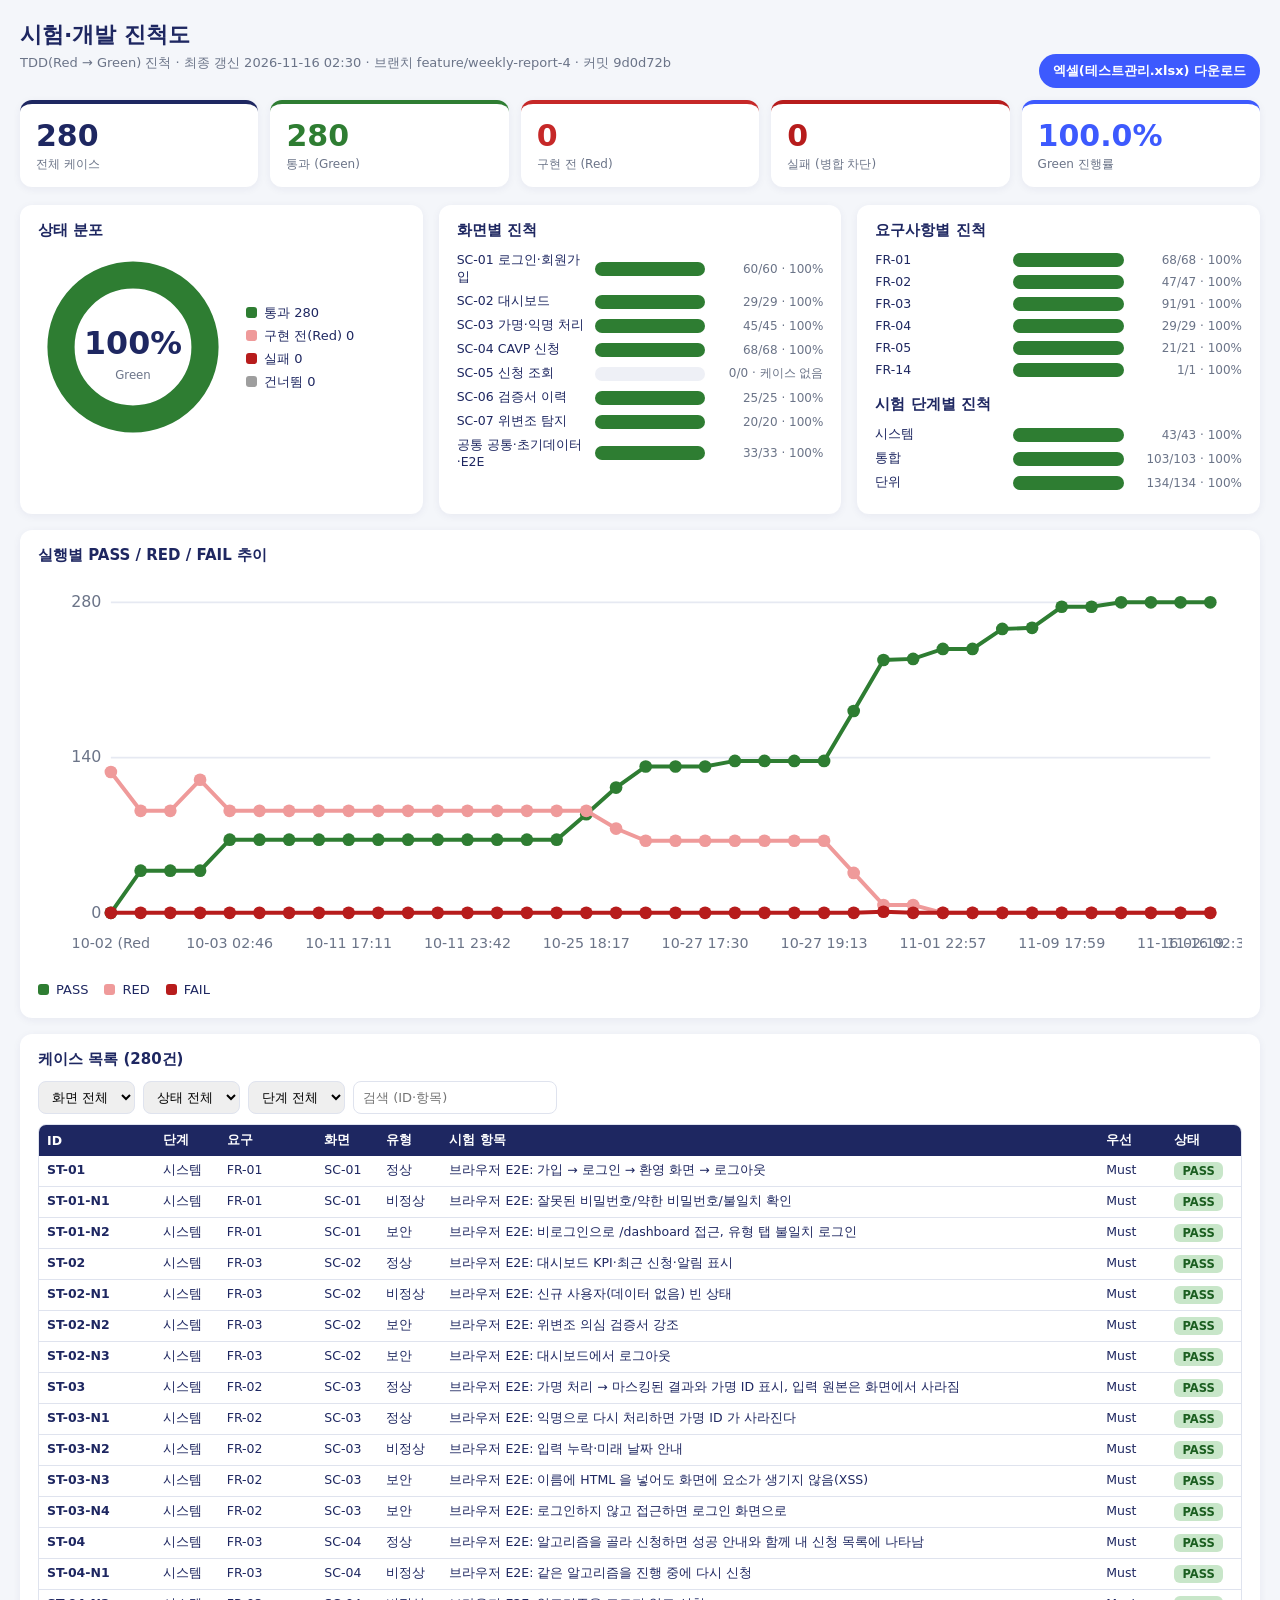
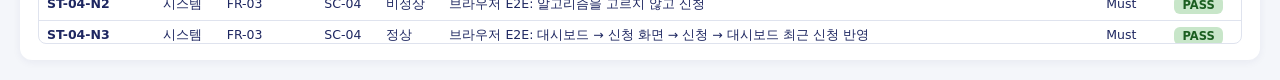
<file: assets/tracker/dashboard.html>
<!doctype html><html lang="ko"><head><meta charset="utf-8"><meta name="viewport" content="width=device-width,initial-scale=1">
<title>시험·개발 진척도</title><style>
:root{--navy:#1e2761;--accent:#3d5afe;--muted:#6b7488;--line:#dfe3ee;--bg:#f4f6fa}
*{box-sizing:border-box}body{margin:0;font-family:system-ui,-apple-system,"Noto Sans KR","Malgun Gothic",sans-serif;color:var(--navy);background:var(--bg);padding:20px}
h1{margin:0;font-size:22px}.sub{color:var(--muted);font-size:13px;margin:4px 0 16px}
.top{display:flex;flex-wrap:wrap;justify-content:space-between;gap:10px;align-items:flex-end}
.dl{background:var(--accent);color:#fff;text-decoration:none;font-size:13px;font-weight:700;padding:8px 14px;border-radius:999px}
.kpis{display:grid;grid-template-columns:repeat(auto-fit,minmax(140px,1fr));gap:12px;margin:12px 0 18px}
.kpi{background:#fff;border-radius:12px;padding:14px 16px;border-top:4px solid var(--c);box-shadow:0 2px 8px rgba(30,39,97,.06)}
.kpi b{display:block;font-size:30px;color:var(--c)}.kpi span{font-size:12px;color:var(--muted)}
.grid{display:grid;grid-template-columns:repeat(auto-fit,minmax(340px,1fr));gap:16px}
.card{background:#fff;border-radius:12px;padding:16px 18px;box-shadow:0 2px 8px rgba(30,39,97,.06)}
.card h2{margin:0 0 12px;font-size:15px}.donutwrap{display:flex;gap:18px;align-items:center;flex-wrap:wrap}
.legend div{font-size:13px;margin:5px 0}.legend i{display:inline-block;width:11px;height:11px;border-radius:3px;margin-right:7px;vertical-align:-1px}
.brow{display:grid;grid-template-columns:130px 1fr 110px;gap:8px;align-items:center;margin:7px 0;font-size:12.5px}
.bar{display:flex;height:14px;background:#eef0f6;border-radius:7px;overflow:hidden}.bar i{display:block}.bn{color:var(--muted);text-align:right;font-size:12px}
.muted{color:var(--muted);font-size:13px}.full{grid-column:1/-1}
.filters{display:flex;flex-wrap:wrap;gap:8px;margin-bottom:10px}.filters select,.filters input{padding:7px 9px;border:1px solid var(--line);border-radius:8px;font:inherit;font-size:13px}
table{border-collapse:collapse;width:100%;font-size:12.5px}th{background:var(--navy);color:#fff;padding:7px 8px;text-align:left;position:sticky;top:0}
td{border-bottom:1px solid var(--line);padding:6px 8px;vertical-align:top}.tw{max-height:520px;overflow:auto;border:1px solid var(--line);border-radius:8px}
.st{font-weight:700;border-radius:6px;padding:2px 8px;display:inline-block;font-size:11.5px}
.PASS{background:#c8e6c9;color:#1b5e20}.RED{background:#ffe0e0;color:#c62828}.FAIL{background:#b71c1c;color:#fff}.SKIP{background:#eee;color:#616161}.미실행{background:#fff8e1;color:#8d6e00}
</style></head><body>
<div class="top"><div><h1>시험·개발 진척도</h1><div class="sub">TDD(Red → Green) 진척 · 최종 갱신 2026-11-16 02:30 · 브랜치 feature/weekly-report-4 · 커밋 9d0d72b</div></div>
<a class="dl" href="test-tracker.xlsx" download>엑셀(테스트관리.xlsx) 다운로드</a></div>
<div class="kpis">
<div class="kpi" style="--c:#1e2761"><b>280</b><span>전체 케이스</span></div>
<div class="kpi" style="--c:#2e7d32"><b>280</b><span>통과 (Green)</span></div>
<div class="kpi" style="--c:#c62828"><b>0</b><span>구현 전 (Red)</span></div>
<div class="kpi" style="--c:#b71c1c"><b>0</b><span>실패 (병합 차단)</span></div>
<div class="kpi" style="--c:#3d5afe"><b>100.0%</b><span>Green 진행률</span></div></div>
<div class="grid">
<div class="card"><h2>상태 분포</h2><div class="donutwrap"><svg viewBox="0 0 42 42" width="190" height="190"><circle r="15.9155" cx="21" cy="21" fill="none" stroke="#eef0f6" stroke-width="6"/><circle r="15.9155" cx="21" cy="21" fill="none" stroke="#2e7d32" stroke-width="6" stroke-dasharray="100.00 0.00" stroke-dashoffset="-0.00" transform="rotate(-90 21 21)"/><text x="21" y="22.5" text-anchor="middle" font-size="7" font-weight="700" fill="#1e2761">100%</text><text x="21" y="28" text-anchor="middle" font-size="2.6" fill="#6b7488">Green</text></svg><div class="legend">
<div><i style="background:#2e7d32"></i>통과 280</div><div><i style="background:#ef9a9a"></i>구현 전(Red) 0</div><div><i style="background:#b71c1c"></i>실패 0</div><div><i style="background:#9e9e9e"></i>건너뜀 0</div></div></div></div>
<div class="card"><h2>화면별 진척</h2><div class="brow"><span class="bl">SC-01 로그인·회원가입</span><div class="bar"><i style="width:100.00%;background:#2e7d32" title="통과 60"></i><i style="width:0.00%;background:#ef9a9a" title="Red 0"></i><i style="width:0.00%;background:#b71c1c" title="실패 0"></i></div><span class="bn">60/60 · 100%</span></div><div class="brow"><span class="bl">SC-02 대시보드</span><div class="bar"><i style="width:100.00%;background:#2e7d32" title="통과 29"></i><i style="width:0.00%;background:#ef9a9a" title="Red 0"></i><i style="width:0.00%;background:#b71c1c" title="실패 0"></i></div><span class="bn">29/29 · 100%</span></div><div class="brow"><span class="bl">SC-03 가명·익명 처리</span><div class="bar"><i style="width:100.00%;background:#2e7d32" title="통과 45"></i><i style="width:0.00%;background:#ef9a9a" title="Red 0"></i><i style="width:0.00%;background:#b71c1c" title="실패 0"></i></div><span class="bn">45/45 · 100%</span></div><div class="brow"><span class="bl">SC-04 CAVP 신청</span><div class="bar"><i style="width:100.00%;background:#2e7d32" title="통과 68"></i><i style="width:0.00%;background:#ef9a9a" title="Red 0"></i><i style="width:0.00%;background:#b71c1c" title="실패 0"></i></div><span class="bn">68/68 · 100%</span></div><div class="brow"><span class="bl">SC-05 신청 조회</span><div class="bar"><i style="width:0.00%;background:#2e7d32" title="통과 0"></i><i style="width:0.00%;background:#ef9a9a" title="Red 0"></i><i style="width:0.00%;background:#b71c1c" title="실패 0"></i></div><span class="bn">0/0 · 케이스 없음</span></div><div class="brow"><span class="bl">SC-06 검증서 이력</span><div class="bar"><i style="width:100.00%;background:#2e7d32" title="통과 25"></i><i style="width:0.00%;background:#ef9a9a" title="Red 0"></i><i style="width:0.00%;background:#b71c1c" title="실패 0"></i></div><span class="bn">25/25 · 100%</span></div><div class="brow"><span class="bl">SC-07 위변조 탐지</span><div class="bar"><i style="width:100.00%;background:#2e7d32" title="통과 20"></i><i style="width:0.00%;background:#ef9a9a" title="Red 0"></i><i style="width:0.00%;background:#b71c1c" title="실패 0"></i></div><span class="bn">20/20 · 100%</span></div><div class="brow"><span class="bl">공통 공통·초기데이터·E2E</span><div class="bar"><i style="width:100.00%;background:#2e7d32" title="통과 33"></i><i style="width:0.00%;background:#ef9a9a" title="Red 0"></i><i style="width:0.00%;background:#b71c1c" title="실패 0"></i></div><span class="bn">33/33 · 100%</span></div></div>
<div class="card"><h2>요구사항별 진척</h2><div class="brow"><span class="bl">FR-01</span><div class="bar"><i style="width:100.00%;background:#2e7d32" title="통과 68"></i><i style="width:0.00%;background:#ef9a9a" title="Red 0"></i><i style="width:0.00%;background:#b71c1c" title="실패 0"></i></div><span class="bn">68/68 · 100%</span></div><div class="brow"><span class="bl">FR-02</span><div class="bar"><i style="width:100.00%;background:#2e7d32" title="통과 47"></i><i style="width:0.00%;background:#ef9a9a" title="Red 0"></i><i style="width:0.00%;background:#b71c1c" title="실패 0"></i></div><span class="bn">47/47 · 100%</span></div><div class="brow"><span class="bl">FR-03</span><div class="bar"><i style="width:100.00%;background:#2e7d32" title="통과 91"></i><i style="width:0.00%;background:#ef9a9a" title="Red 0"></i><i style="width:0.00%;background:#b71c1c" title="실패 0"></i></div><span class="bn">91/91 · 100%</span></div><div class="brow"><span class="bl">FR-04</span><div class="bar"><i style="width:100.00%;background:#2e7d32" title="통과 29"></i><i style="width:0.00%;background:#ef9a9a" title="Red 0"></i><i style="width:0.00%;background:#b71c1c" title="실패 0"></i></div><span class="bn">29/29 · 100%</span></div><div class="brow"><span class="bl">FR-05</span><div class="bar"><i style="width:100.00%;background:#2e7d32" title="통과 21"></i><i style="width:0.00%;background:#ef9a9a" title="Red 0"></i><i style="width:0.00%;background:#b71c1c" title="실패 0"></i></div><span class="bn">21/21 · 100%</span></div><div class="brow"><span class="bl">FR-14</span><div class="bar"><i style="width:100.00%;background:#2e7d32" title="통과 1"></i><i style="width:0.00%;background:#ef9a9a" title="Red 0"></i><i style="width:0.00%;background:#b71c1c" title="실패 0"></i></div><span class="bn">1/1 · 100%</span></div><h2 style="margin-top:18px">시험 단계별 진척</h2><div class="brow"><span class="bl">시스템</span><div class="bar"><i style="width:100.00%;background:#2e7d32" title="통과 43"></i><i style="width:0.00%;background:#ef9a9a" title="Red 0"></i><i style="width:0.00%;background:#b71c1c" title="실패 0"></i></div><span class="bn">43/43 · 100%</span></div><div class="brow"><span class="bl">통합</span><div class="bar"><i style="width:100.00%;background:#2e7d32" title="통과 103"></i><i style="width:0.00%;background:#ef9a9a" title="Red 0"></i><i style="width:0.00%;background:#b71c1c" title="실패 0"></i></div><span class="bn">103/103 · 100%</span></div><div class="brow"><span class="bl">단위</span><div class="bar"><i style="width:100.00%;background:#2e7d32" title="통과 134"></i><i style="width:0.00%;background:#ef9a9a" title="Red 0"></i><i style="width:0.00%;background:#b71c1c" title="실패 0"></i></div><span class="bn">134/134 · 100%</span></div></div>
<div class="card full"><h2>실행별 PASS / RED / FAIL 추이</h2><svg viewBox="0 0 760 250" width="100%"><line x1="46" x2="740" y1="212.0" y2="212.0" stroke="#e6e9f2"/><text x="40" y="215.0" text-anchor="end" font-size="10" fill="#6b7488">0</text><line x1="46" x2="740" y1="114.0" y2="114.0" stroke="#e6e9f2"/><text x="40" y="117.0" text-anchor="end" font-size="10" fill="#6b7488">140</text><line x1="46" x2="740" y1="16.0" y2="16.0" stroke="#e6e9f2"/><text x="40" y="19.0" text-anchor="end" font-size="10" fill="#6b7488">280</text><polyline points="46.0,212.0 64.8,185.4 83.5,185.4 102.3,185.4 121.0,165.8 139.8,165.8 158.5,165.8 177.3,165.8 196.1,165.8 214.8,165.8 233.6,165.8 252.3,165.8 271.1,165.8 289.8,165.8 308.6,165.8 327.4,165.8 346.1,149.7 364.9,132.9 383.6,119.6 402.4,119.6 421.1,119.6 439.9,116.1 458.6,116.1 477.4,116.1 496.2,116.1 514.9,84.6 533.7,52.4 552.4,51.7 571.2,45.4 589.9,45.4 608.7,32.8 627.5,32.1 646.2,18.8 665.0,18.8 683.7,16.0 702.5,16.0 721.2,16.0 740.0,16.0" fill="none" stroke="#2e7d32" stroke-width="2.5"/><circle cx="46.0" cy="212.0" r="4" fill="#2e7d32"><title>2026-10-02 (Red 기준선) · 0</title></circle><circle cx="64.8" cy="185.4" r="4" fill="#2e7d32"><title>2026-10-03 02:08 · 38</title></circle><circle cx="83.5" cy="185.4" r="4" fill="#2e7d32"><title>2026-10-03 02:22 · 38</title></circle><circle cx="102.3" cy="185.4" r="4" fill="#2e7d32"><title>2026-10-03 02:43 · 38</title></circle><circle cx="121.0" cy="165.8" r="4" fill="#2e7d32"><title>2026-10-03 02:46 · 66</title></circle><circle cx="139.8" cy="165.8" r="4" fill="#2e7d32"><title>2026-10-03 02:50 · 66</title></circle><circle cx="158.5" cy="165.8" r="4" fill="#2e7d32"><title>2026-10-03 02:57 · 66</title></circle><circle cx="177.3" cy="165.8" r="4" fill="#2e7d32"><title>2026-10-11 16:11 · 66</title></circle><circle cx="196.1" cy="165.8" r="4" fill="#2e7d32"><title>2026-10-11 17:11 · 66</title></circle><circle cx="214.8" cy="165.8" r="4" fill="#2e7d32"><title>2026-10-11 17:29 · 66</title></circle><circle cx="233.6" cy="165.8" r="4" fill="#2e7d32"><title>2026-10-11 23:29 · 66</title></circle><circle cx="252.3" cy="165.8" r="4" fill="#2e7d32"><title>2026-10-11 23:32 · 66</title></circle><circle cx="271.1" cy="165.8" r="4" fill="#2e7d32"><title>2026-10-11 23:42 · 66</title></circle><circle cx="289.8" cy="165.8" r="4" fill="#2e7d32"><title>2026-10-11 23:43 · 66</title></circle><circle cx="308.6" cy="165.8" r="4" fill="#2e7d32"><title>2026-10-11 23:47 · 66</title></circle><circle cx="327.4" cy="165.8" r="4" fill="#2e7d32"><title>2026-10-11 23:58 · 66</title></circle><circle cx="346.1" cy="149.7" r="4" fill="#2e7d32"><title>2026-10-25 18:17 · 89</title></circle><circle cx="364.9" cy="132.9" r="4" fill="#2e7d32"><title>2026-10-25 18:53 · 113</title></circle><circle cx="383.6" cy="119.6" r="4" fill="#2e7d32"><title>2026-10-25 20:05 · 132</title></circle><circle cx="402.4" cy="119.6" r="4" fill="#2e7d32"><title>2026-10-26 00:31 · 132</title></circle><circle cx="421.1" cy="119.6" r="4" fill="#2e7d32"><title>2026-10-27 17:30 · 132</title></circle><circle cx="439.9" cy="116.1" r="4" fill="#2e7d32"><title>2026-10-27 18:07 · 137</title></circle><circle cx="458.6" cy="116.1" r="4" fill="#2e7d32"><title>2026-10-27 18:26 · 137</title></circle><circle cx="477.4" cy="116.1" r="4" fill="#2e7d32"><title>2026-10-27 18:42 · 137</title></circle><circle cx="496.2" cy="116.1" r="4" fill="#2e7d32"><title>2026-10-27 19:13 · 137</title></circle><circle cx="514.9" cy="84.6" r="4" fill="#2e7d32"><title>2026-10-27 20:11 · 182</title></circle><circle cx="533.7" cy="52.4" r="4" fill="#2e7d32"><title>2026-10-31 20:59 · 228</title></circle><circle cx="552.4" cy="51.7" r="4" fill="#2e7d32"><title>2026-10-31 21:03 · 229</title></circle><circle cx="571.2" cy="45.4" r="4" fill="#2e7d32"><title>2026-11-01 22:57 · 238</title></circle><circle cx="589.9" cy="45.4" r="4" fill="#2e7d32"><title>2026-11-02 13:17 · 238</title></circle><circle cx="608.7" cy="32.8" r="4" fill="#2e7d32"><title>2026-11-09 02:27 · 256</title></circle><circle cx="627.5" cy="32.1" r="4" fill="#2e7d32"><title>2026-11-09 17:43 · 257</title></circle><circle cx="646.2" cy="18.8" r="4" fill="#2e7d32"><title>2026-11-09 17:59 · 276</title></circle><circle cx="665.0" cy="18.8" r="4" fill="#2e7d32"><title>2026-11-09 18:24 · 276</title></circle><circle cx="683.7" cy="16.0" r="4" fill="#2e7d32"><title>2026-11-09 19:57 · 280</title></circle><circle cx="702.5" cy="16.0" r="4" fill="#2e7d32"><title>2026-11-16 02:11 · 280</title></circle><circle cx="721.2" cy="16.0" r="4" fill="#2e7d32"><title>2026-11-16 02:19 · 280</title></circle><circle cx="740.0" cy="16.0" r="4" fill="#2e7d32"><title>2026-11-16 02:30 · 280</title></circle><polyline points="46.0,123.1 64.8,147.6 83.5,147.6 102.3,128.0 121.0,147.6 139.8,147.6 158.5,147.6 177.3,147.6 196.1,147.6 214.8,147.6 233.6,147.6 252.3,147.6 271.1,147.6 289.8,147.6 308.6,147.6 327.4,147.6 346.1,147.6 364.9,158.8 383.6,166.5 402.4,166.5 421.1,166.5 439.9,166.5 458.6,166.5 477.4,166.5 496.2,166.5 514.9,186.8 533.7,207.1 552.4,207.1 571.2,212.0 589.9,212.0 608.7,212.0 627.5,212.0 646.2,212.0 665.0,212.0 683.7,212.0 702.5,212.0 721.2,212.0 740.0,212.0" fill="none" stroke="#ef9a9a" stroke-width="2.5"/><circle cx="46.0" cy="123.1" r="4" fill="#ef9a9a"><title>2026-10-02 (Red 기준선) · 127</title></circle><circle cx="64.8" cy="147.6" r="4" fill="#ef9a9a"><title>2026-10-03 02:08 · 92</title></circle><circle cx="83.5" cy="147.6" r="4" fill="#ef9a9a"><title>2026-10-03 02:22 · 92</title></circle><circle cx="102.3" cy="128.0" r="4" fill="#ef9a9a"><title>2026-10-03 02:43 · 120</title></circle><circle cx="121.0" cy="147.6" r="4" fill="#ef9a9a"><title>2026-10-03 02:46 · 92</title></circle><circle cx="139.8" cy="147.6" r="4" fill="#ef9a9a"><title>2026-10-03 02:50 · 92</title></circle><circle cx="158.5" cy="147.6" r="4" fill="#ef9a9a"><title>2026-10-03 02:57 · 92</title></circle><circle cx="177.3" cy="147.6" r="4" fill="#ef9a9a"><title>2026-10-11 16:11 · 92</title></circle><circle cx="196.1" cy="147.6" r="4" fill="#ef9a9a"><title>2026-10-11 17:11 · 92</title></circle><circle cx="214.8" cy="147.6" r="4" fill="#ef9a9a"><title>2026-10-11 17:29 · 92</title></circle><circle cx="233.6" cy="147.6" r="4" fill="#ef9a9a"><title>2026-10-11 23:29 · 92</title></circle><circle cx="252.3" cy="147.6" r="4" fill="#ef9a9a"><title>2026-10-11 23:32 · 92</title></circle><circle cx="271.1" cy="147.6" r="4" fill="#ef9a9a"><title>2026-10-11 23:42 · 92</title></circle><circle cx="289.8" cy="147.6" r="4" fill="#ef9a9a"><title>2026-10-11 23:43 · 92</title></circle><circle cx="308.6" cy="147.6" r="4" fill="#ef9a9a"><title>2026-10-11 23:47 · 92</title></circle><circle cx="327.4" cy="147.6" r="4" fill="#ef9a9a"><title>2026-10-11 23:58 · 92</title></circle><circle cx="346.1" cy="147.6" r="4" fill="#ef9a9a"><title>2026-10-25 18:17 · 92</title></circle><circle cx="364.9" cy="158.8" r="4" fill="#ef9a9a"><title>2026-10-25 18:53 · 76</title></circle><circle cx="383.6" cy="166.5" r="4" fill="#ef9a9a"><title>2026-10-25 20:05 · 65</title></circle><circle cx="402.4" cy="166.5" r="4" fill="#ef9a9a"><title>2026-10-26 00:31 · 65</title></circle><circle cx="421.1" cy="166.5" r="4" fill="#ef9a9a"><title>2026-10-27 17:30 · 65</title></circle><circle cx="439.9" cy="166.5" r="4" fill="#ef9a9a"><title>2026-10-27 18:07 · 65</title></circle><circle cx="458.6" cy="166.5" r="4" fill="#ef9a9a"><title>2026-10-27 18:26 · 65</title></circle><circle cx="477.4" cy="166.5" r="4" fill="#ef9a9a"><title>2026-10-27 18:42 · 65</title></circle><circle cx="496.2" cy="166.5" r="4" fill="#ef9a9a"><title>2026-10-27 19:13 · 65</title></circle><circle cx="514.9" cy="186.8" r="4" fill="#ef9a9a"><title>2026-10-27 20:11 · 36</title></circle><circle cx="533.7" cy="207.1" r="4" fill="#ef9a9a"><title>2026-10-31 20:59 · 7</title></circle><circle cx="552.4" cy="207.1" r="4" fill="#ef9a9a"><title>2026-10-31 21:03 · 7</title></circle><circle cx="571.2" cy="212.0" r="4" fill="#ef9a9a"><title>2026-11-01 22:57 · 0</title></circle><circle cx="589.9" cy="212.0" r="4" fill="#ef9a9a"><title>2026-11-02 13:17 · 0</title></circle><circle cx="608.7" cy="212.0" r="4" fill="#ef9a9a"><title>2026-11-09 02:27 · 0</title></circle><circle cx="627.5" cy="212.0" r="4" fill="#ef9a9a"><title>2026-11-09 17:43 · 0</title></circle><circle cx="646.2" cy="212.0" r="4" fill="#ef9a9a"><title>2026-11-09 17:59 · 0</title></circle><circle cx="665.0" cy="212.0" r="4" fill="#ef9a9a"><title>2026-11-09 18:24 · 0</title></circle><circle cx="683.7" cy="212.0" r="4" fill="#ef9a9a"><title>2026-11-09 19:57 · 0</title></circle><circle cx="702.5" cy="212.0" r="4" fill="#ef9a9a"><title>2026-11-16 02:11 · 0</title></circle><circle cx="721.2" cy="212.0" r="4" fill="#ef9a9a"><title>2026-11-16 02:19 · 0</title></circle><circle cx="740.0" cy="212.0" r="4" fill="#ef9a9a"><title>2026-11-16 02:30 · 0</title></circle><polyline points="46.0,212.0 64.8,212.0 83.5,212.0 102.3,212.0 121.0,212.0 139.8,212.0 158.5,212.0 177.3,212.0 196.1,212.0 214.8,212.0 233.6,212.0 252.3,212.0 271.1,212.0 289.8,212.0 308.6,212.0 327.4,212.0 346.1,212.0 364.9,212.0 383.6,212.0 402.4,212.0 421.1,212.0 439.9,212.0 458.6,212.0 477.4,212.0 496.2,212.0 514.9,212.0 533.7,211.3 552.4,212.0 571.2,212.0 589.9,212.0 608.7,212.0 627.5,212.0 646.2,212.0 665.0,212.0 683.7,212.0 702.5,212.0 721.2,212.0 740.0,212.0" fill="none" stroke="#b71c1c" stroke-width="2.5"/><circle cx="46.0" cy="212.0" r="4" fill="#b71c1c"><title>2026-10-02 (Red 기준선) · 0</title></circle><circle cx="64.8" cy="212.0" r="4" fill="#b71c1c"><title>2026-10-03 02:08 · 0</title></circle><circle cx="83.5" cy="212.0" r="4" fill="#b71c1c"><title>2026-10-03 02:22 · 0</title></circle><circle cx="102.3" cy="212.0" r="4" fill="#b71c1c"><title>2026-10-03 02:43 · 0</title></circle><circle cx="121.0" cy="212.0" r="4" fill="#b71c1c"><title>2026-10-03 02:46 · 0</title></circle><circle cx="139.8" cy="212.0" r="4" fill="#b71c1c"><title>2026-10-03 02:50 · 0</title></circle><circle cx="158.5" cy="212.0" r="4" fill="#b71c1c"><title>2026-10-03 02:57 · 0</title></circle><circle cx="177.3" cy="212.0" r="4" fill="#b71c1c"><title>2026-10-11 16:11 · 0</title></circle><circle cx="196.1" cy="212.0" r="4" fill="#b71c1c"><title>2026-10-11 17:11 · 0</title></circle><circle cx="214.8" cy="212.0" r="4" fill="#b71c1c"><title>2026-10-11 17:29 · 0</title></circle><circle cx="233.6" cy="212.0" r="4" fill="#b71c1c"><title>2026-10-11 23:29 · 0</title></circle><circle cx="252.3" cy="212.0" r="4" fill="#b71c1c"><title>2026-10-11 23:32 · 0</title></circle><circle cx="271.1" cy="212.0" r="4" fill="#b71c1c"><title>2026-10-11 23:42 · 0</title></circle><circle cx="289.8" cy="212.0" r="4" fill="#b71c1c"><title>2026-10-11 23:43 · 0</title></circle><circle cx="308.6" cy="212.0" r="4" fill="#b71c1c"><title>2026-10-11 23:47 · 0</title></circle><circle cx="327.4" cy="212.0" r="4" fill="#b71c1c"><title>2026-10-11 23:58 · 0</title></circle><circle cx="346.1" cy="212.0" r="4" fill="#b71c1c"><title>2026-10-25 18:17 · 0</title></circle><circle cx="364.9" cy="212.0" r="4" fill="#b71c1c"><title>2026-10-25 18:53 · 0</title></circle><circle cx="383.6" cy="212.0" r="4" fill="#b71c1c"><title>2026-10-25 20:05 · 0</title></circle><circle cx="402.4" cy="212.0" r="4" fill="#b71c1c"><title>2026-10-26 00:31 · 0</title></circle><circle cx="421.1" cy="212.0" r="4" fill="#b71c1c"><title>2026-10-27 17:30 · 0</title></circle><circle cx="439.9" cy="212.0" r="4" fill="#b71c1c"><title>2026-10-27 18:07 · 0</title></circle><circle cx="458.6" cy="212.0" r="4" fill="#b71c1c"><title>2026-10-27 18:26 · 0</title></circle><circle cx="477.4" cy="212.0" r="4" fill="#b71c1c"><title>2026-10-27 18:42 · 0</title></circle><circle cx="496.2" cy="212.0" r="4" fill="#b71c1c"><title>2026-10-27 19:13 · 0</title></circle><circle cx="514.9" cy="212.0" r="4" fill="#b71c1c"><title>2026-10-27 20:11 · 0</title></circle><circle cx="533.7" cy="211.3" r="4" fill="#b71c1c"><title>2026-10-31 20:59 · 1</title></circle><circle cx="552.4" cy="212.0" r="4" fill="#b71c1c"><title>2026-10-31 21:03 · 0</title></circle><circle cx="571.2" cy="212.0" r="4" fill="#b71c1c"><title>2026-11-01 22:57 · 0</title></circle><circle cx="589.9" cy="212.0" r="4" fill="#b71c1c"><title>2026-11-02 13:17 · 0</title></circle><circle cx="608.7" cy="212.0" r="4" fill="#b71c1c"><title>2026-11-09 02:27 · 0</title></circle><circle cx="627.5" cy="212.0" r="4" fill="#b71c1c"><title>2026-11-09 17:43 · 0</title></circle><circle cx="646.2" cy="212.0" r="4" fill="#b71c1c"><title>2026-11-09 17:59 · 0</title></circle><circle cx="665.0" cy="212.0" r="4" fill="#b71c1c"><title>2026-11-09 18:24 · 0</title></circle><circle cx="683.7" cy="212.0" r="4" fill="#b71c1c"><title>2026-11-09 19:57 · 0</title></circle><circle cx="702.5" cy="212.0" r="4" fill="#b71c1c"><title>2026-11-16 02:11 · 0</title></circle><circle cx="721.2" cy="212.0" r="4" fill="#b71c1c"><title>2026-11-16 02:19 · 0</title></circle><circle cx="740.0" cy="212.0" r="4" fill="#b71c1c"><title>2026-11-16 02:30 · 0</title></circle><text x="46.0" y="234" text-anchor="middle" font-size="9" fill="#6b7488">10-02 (Red </text><text x="121.0" y="234" text-anchor="middle" font-size="9" fill="#6b7488">10-03 02:46</text><text x="196.1" y="234" text-anchor="middle" font-size="9" fill="#6b7488">10-11 17:11</text><text x="271.1" y="234" text-anchor="middle" font-size="9" fill="#6b7488">10-11 23:42</text><text x="346.1" y="234" text-anchor="middle" font-size="9" fill="#6b7488">10-25 18:17</text><text x="421.1" y="234" text-anchor="middle" font-size="9" fill="#6b7488">10-27 17:30</text><text x="496.2" y="234" text-anchor="middle" font-size="9" fill="#6b7488">10-27 19:13</text><text x="571.2" y="234" text-anchor="middle" font-size="9" fill="#6b7488">11-01 22:57</text><text x="646.2" y="234" text-anchor="middle" font-size="9" fill="#6b7488">11-09 17:59</text><text x="721.2" y="234" text-anchor="middle" font-size="9" fill="#6b7488">11-16 02:19</text><text x="740.0" y="234" text-anchor="middle" font-size="9" fill="#6b7488">11-16 02:30</text></svg>
<div class="legend" style="display:flex;gap:16px"><div><i style="background:#2e7d32"></i>PASS</div><div><i style="background:#ef9a9a"></i>RED</div><div><i style="background:#b71c1c"></i>FAIL</div></div></div>
<div class="card full"><h2>케이스 목록 (280건)</h2><div class="filters">
<select id="fs"><option value="">화면 전체</option></select><select id="fk"><option value="">상태 전체</option><option>PASS</option><option>RED</option><option>FAIL</option><option>SKIP</option><option>미실행</option></select>
<select id="fl"><option value="">단계 전체</option><option>시스템</option><option>통합</option><option>단위</option></select><input id="fq" placeholder="검색 (ID·항목)" size="22"></div>
<div class="tw"><table><thead><tr><th>ID</th><th>단계</th><th>요구</th><th>화면</th><th>유형</th><th>시험 항목</th><th>우선</th><th>상태</th></tr></thead><tbody id="tb"></tbody></table></div></div>
</div>
<script>
const D=[{"id": "ST-01", "level": "시스템", "req": "FR-01", "screen": "SC-01", "kind": "정상", "title": "브라우저 E2E: 가입 → 로그인 → 환영 화면 → 로그아웃", "expect": "가입 완료 메시지 후 로그인하면 /dashboard 에 사용자명 표시, 로그아웃하면 로그인 화면 복귀", "priority": "Must", "note": "", "status": "PASS", "reason": ""}, {"id": "ST-01-N1", "level": "시스템", "req": "FR-01", "screen": "SC-01", "kind": "비정상", "title": "브라우저 E2E: 잘못된 비밀번호/약한 비밀번호/불일치 확인", "expect": "각각 오류 문구가 표시되고 화면 이동 없음", "priority": "Must", "note": "", "status": "PASS", "reason": ""}, {"id": "ST-01-N2", "level": "시스템", "req": "FR-01", "screen": "SC-01", "kind": "보안", "title": "브라우저 E2E: 비로그인으로 /dashboard 접근, 유형 탭 불일치 로그인", "expect": "로그인 화면으로 리다이렉트 / 유형 불일치 오류 표시", "priority": "Must", "note": "", "status": "PASS", "reason": ""}, {"id": "ST-02", "level": "시스템", "req": "FR-03", "screen": "SC-02", "kind": "정상", "title": "브라우저 E2E: 대시보드 KPI·최근 신청·알림 표시", "expect": "로그인 후 인사말, KPI 4종 수치, 최근 신청 행과 상태 배지, 알림 문구 표시", "priority": "Must", "note": "", "status": "PASS", "reason": ""}, {"id": "ST-02-N1", "level": "시스템", "req": "FR-03", "screen": "SC-02", "kind": "비정상", "title": "브라우저 E2E: 신규 사용자(데이터 없음) 빈 상태", "expect": "KPI 모두 0, '아직 신청 내역이 없습니다' 안내 표시", "priority": "Must", "note": "", "status": "PASS", "reason": ""}, {"id": "ST-02-N2", "level": "시스템", "req": "FR-03", "screen": "SC-02", "kind": "보안", "title": "브라우저 E2E: 위변조 의심 검증서 강조", "expect": "위변조 의심 KPI 가 1, 경고 알림과 검증서 번호(CV-)가 표시되고 경고 스타일 적용", "priority": "Must", "note": "", "status": "PASS", "reason": ""}, {"id": "ST-02-N3", "level": "시스템", "req": "FR-03", "screen": "SC-02", "kind": "보안", "title": "브라우저 E2E: 대시보드에서 로그아웃", "expect": "로그아웃 후 로그인 화면 복귀, 뒤로가기/재접근 시 대시보드 접근 불가", "priority": "Must", "note": "", "status": "PASS", "reason": ""}, {"id": "ST-03", "level": "시스템", "req": "FR-02", "screen": "SC-03", "kind": "정상", "title": "브라우저 E2E: 가명 처리 → 마스킹된 결과와 가명 ID 표시, 입력 원본은 화면에서 사라짐", "expect": "표시값 '홍*동 (…대)', 가명 ID 'PSN-…', 이름·생년월일 입력칸 비워짐, 페이지 어디에도 '홍길동' 없음", "priority": "Must", "note": "", "status": "PASS", "reason": ""}, {"id": "ST-03-N1", "level": "시스템", "req": "FR-02", "screen": "SC-03", "kind": "정상", "title": "브라우저 E2E: 익명으로 다시 처리하면 가명 ID 가 사라진다", "expect": "표시값 '익명', 가명 ID '없음 (익명)'", "priority": "Must", "note": "", "status": "PASS", "reason": ""}, {"id": "ST-03-N2", "level": "시스템", "req": "FR-02", "screen": "SC-03", "kind": "비정상", "title": "브라우저 E2E: 입력 누락·미래 날짜 안내", "expect": "이름/생년월일 누락 시 안내 문구, 미래 날짜는 서버 오류 안내, 결과 영역은 그대로", "priority": "Must", "note": "", "status": "PASS", "reason": ""}, {"id": "ST-03-N3", "level": "시스템", "req": "FR-02", "screen": "SC-03", "kind": "보안", "title": "브라우저 E2E: 이름에 HTML 을 넣어도 화면에 요소가 생기지 않음(XSS)", "expect": "결과는 글자로만 표시, 삽입된 img 요소 없음, 경고창 없음", "priority": "Must", "note": "", "status": "PASS", "reason": ""}, {"id": "ST-03-N4", "level": "시스템", "req": "FR-02", "screen": "SC-03", "kind": "보안", "title": "브라우저 E2E: 로그인하지 않고 접근하면 로그인 화면으로", "expect": "/privacy → 로그인 화면(/)", "priority": "Must", "note": "", "status": "PASS", "reason": ""}, {"id": "ST-04", "level": "시스템", "req": "FR-03", "screen": "SC-04", "kind": "정상", "title": "브라우저 E2E: 알고리즘을 골라 신청하면 성공 안내와 함께 내 신청 목록에 나타남", "expect": "성공 메시지 표시, 목록에 알고리즘·'접수 대기' 배지 행 1건, 화면 이동 없음", "priority": "Must", "note": "", "status": "PASS", "reason": ""}, {"id": "ST-04-N1", "level": "시스템", "req": "FR-03", "screen": "SC-04", "kind": "비정상", "title": "브라우저 E2E: 같은 알고리즘을 진행 중에 다시 신청", "expect": "오류 안내 표시, 목록은 1건 그대로", "priority": "Must", "note": "", "status": "PASS", "reason": ""}, {"id": "ST-04-N2", "level": "시스템", "req": "FR-03", "screen": "SC-04", "kind": "비정상", "title": "브라우저 E2E: 알고리즘을 고르지 않고 신청", "expect": "서버에 요청하지 않고 선택 안내 표시, 목록 변화 없음", "priority": "Must", "note": "", "status": "PASS", "reason": ""}, {"id": "ST-04-N3", "level": "시스템", "req": "FR-03", "screen": "SC-04", "kind": "정상", "title": "브라우저 E2E: 대시보드 → 신청 화면 → 신청 → 대시보드 최근 신청 반영", "expect": "'+ CAVP 시험 신청' 클릭으로 이동, 신청 후 대시보드 최근 신청·진행중 KPI 에 반영", "priority": "Must", "note": "", "status": "PASS", "reason": ""}, {"id": "ST-04-N4", "level": "시스템", "req": "FR-03", "screen": "SC-04", "kind": "보안", "title": "브라우저 E2E: 로그인하지 않고 신청 화면에 접근", "expect": "로그인 화면으로 이동", "priority": "Must", "note": "", "status": "PASS", "reason": ""}, {"id": "ST-05", "level": "시스템", "req": "FR-03", "screen": "SC-04", "kind": "정상", "title": "브라우저 E2E: 내 신청 목록에 상태 배지가 보이고 상태 필터로 좁혀짐", "expect": "3건 표시, 필터 '시험 완료' 선택 시 1건, '전체'로 돌아오면 3건", "priority": "Must", "note": "", "status": "PASS", "reason": ""}, {"id": "ST-05-N1", "level": "시스템", "req": "FR-03", "screen": "SC-04", "kind": "정상", "title": "브라우저 E2E: 신청 행을 누르면 진행 단계 상세가 표시", "expect": "현재 단계가 강조되고, 일반 사용자에게는 심사 버튼이 없음", "priority": "Must", "note": "", "status": "PASS", "reason": ""}, {"id": "ST-05-N2", "level": "시스템", "req": "FR-03", "screen": "SC-04", "kind": "경계", "title": "브라우저 E2E: 신청이 많으면 페이지로 나뉘어 이동", "expect": "12건 중 1페이지 10건, 다음 누르면 2건, 이전 누르면 10건", "priority": "Must", "note": "", "status": "PASS", "reason": ""}, {"id": "ST-05-N3", "level": "시스템", "req": "FR-03", "screen": "SC-04", "kind": "정상", "title": "브라우저 E2E: 기관 사용자가 신청을 심사 시작 → 승인", "expect": "타인 신청이 보이고, 심사 시작 후 '시험 진행중', 승인 후 '시험 완료'이며 버튼이 사라짐", "priority": "Must", "note": "", "status": "PASS", "reason": ""}, {"id": "ST-05-N4", "level": "시스템", "req": "FR-03", "screen": "SC-04", "kind": "비정상", "title": "브라우저 E2E: 기관 사용자가 반려 처리", "expect": "심사 시작 후 반려하면 '반려'로 표시되고 버튼이 사라짐", "priority": "Must", "note": "", "status": "PASS", "reason": ""}, {"id": "ST-05-N5", "level": "시스템", "req": "FR-03", "screen": "SC-04", "kind": "비정상", "title": "브라우저 E2E: 신청이 없을 때 빈 상태와 로그인 없이 접근", "expect": "빈 안내 표시 / 비로그인은 로그인 화면으로 이동", "priority": "Must", "note": "", "status": "PASS", "reason": ""}, {"id": "ST-05-N6", "level": "시스템", "req": "FR-03", "screen": "SC-04", "kind": "비정상", "title": "브라우저 E2E: 심사 시작 직전에 다른 요청이 상태를 먼저 바꾼 경우", "expect": "오류 안내가 화면에 남고(지워지지 않음), 상세와 목록 배지가 최신 상태 '시험 완료'로 갱신", "priority": "Must", "note": "", "status": "PASS", "reason": ""}, {"id": "ST-06", "level": "시스템", "req": "FR-04", "screen": "SC-06", "kind": "정상", "title": "브라우저 E2E: 내 검증서 이력이 최신순으로 표시되고 행을 누르면 상세", "expect": "2건 표시, 상세에 정상 배지, 해시·경로 미노출", "priority": "Should", "note": "", "status": "PASS", "reason": ""}, {"id": "ST-06-N1", "level": "시스템", "req": "FR-04", "screen": "SC-06", "kind": "비정상", "title": "브라우저 E2E: 타인의 검증서는 목록에 나타나지 않음", "expect": "다른 사용자 계정으로 접속하면 0건", "priority": "Should", "note": "", "status": "PASS", "reason": ""}, {"id": "ST-06-N2", "level": "시스템", "req": "FR-04", "screen": "SC-06", "kind": "비정상", "title": "브라우저 E2E: 로그인하지 않으면 이력·탐지 화면이 로그인으로 이동", "expect": "/certificates, /tamper 모두 로그인 화면", "priority": "Should", "note": "", "status": "PASS", "reason": ""}, {"id": "ST-06-N3", "level": "시스템", "req": "FR-04", "screen": "SC-06", "kind": null, "title": "브라우저 E2E: 기관 사용자가 승인된 신청에 검증서를 발급", "expect": "발급 후 이력에 1건 추가, 성공 메시지", "priority": "Should", "note": "", "status": "PASS", "reason": ""}, {"id": "ST-07", "level": "시스템", "req": "FR-05", "screen": "SC-07", "kind": "정상", "title": "브라우저 E2E: 검증서 파일이 바뀌면 개별 검증에서 '위변조 의심'으로 표시", "expect": "변조 전 정상, 변조 후 검증하면 의심 표시와 요약 수치 갱신", "priority": "Should", "note": "", "status": "PASS", "reason": ""}, {"id": "ST-07-N1", "level": "시스템", "req": "FR-05", "screen": "SC-07", "kind": "경계", "title": "브라우저 E2E: 전체 검증 버튼이 현재 목록을 모두 검사", "expect": "변조 1건 포함 시 '의심 1건' 메시지", "priority": "Should", "note": "", "status": "PASS", "reason": ""}, {"id": "ST-08", "level": "시스템", "req": "FR-03", "screen": "SC-04", "kind": "정상", "title": "브라우저 E2E: 접수 대기 신청을 확인 단계를 거쳐 취소", "expect": "'신청 취소' → '취소 확정' 후 상태 '취소', 취소 버튼 사라짐, 목록 배지 '취소', 필터 '취소'에 조회", "priority": "Must", "note": "", "status": "PASS", "reason": ""}, {"id": "ST-08-N1", "level": "시스템", "req": "FR-03", "screen": "SC-04", "kind": "비정상", "title": "브라우저 E2E: 확인 단계에서 '돌아가기'", "expect": "신청은 접수 대기 그대로, 서버에 취소 요청을 보내지 않음", "priority": "Must", "note": "", "status": "PASS", "reason": ""}, {"id": "ST-08-N2", "level": "시스템", "req": "FR-03", "screen": "SC-04", "kind": "비정상", "title": "브라우저 E2E: 심사 중 신청에는 취소 버튼이 없음", "expect": "'신청 취소' 버튼 미표시", "priority": "Must", "note": "", "status": "PASS", "reason": ""}, {"id": "ST-08-N3", "level": "시스템", "req": "FR-03", "screen": "SC-04", "kind": "비정상", "title": "브라우저 E2E: 취소 확정 직전에 기관이 심사를 시작", "expect": "오류 안내 표시, 상태는 '시험 진행중'으로 갱신, 취소 버튼 사라짐", "priority": "Must", "note": "", "status": "PASS", "reason": ""}, {"id": "ST-08-N4", "level": "시스템", "req": "FR-03", "screen": "SC-04", "kind": "보안", "title": "브라우저 E2E: 기관 계정에는 취소 버튼이 없음", "expect": "기관 화면에 '신청 취소' 버튼 요소 없음", "priority": "Must", "note": "", "status": "PASS", "reason": ""}, {"id": "ST-09", "level": "시스템", "req": "FR-06", "screen": "공통", "kind": "정상", "title": "브라우저 E2E: 기관이 사이드 메뉴로 관리자 대시보드를 열어 전체 현황 확인", "expect": "전체 4건, 진행 중 2건, 심사 대기 1건, 위변조 의심 1건, 상태·알고리즘별 표와 최근 신청에 타인 신청 표시", "priority": "Could", "note": "", "status": "PASS", "reason": ""}, {"id": "ST-09-N1", "level": "시스템", "req": "FR-06", "screen": "공통", "kind": "보안", "title": "브라우저 E2E: 개인 계정은 메뉴가 없고 주소로 들어가도 대시보드로 이동", "expect": "'관리자 대시보드' 메뉴 없음, /admin 직접 접속 시 /dashboard", "priority": "Could", "note": "", "status": "PASS", "reason": ""}, {"id": "ST-09-N2", "level": "시스템", "req": "FR-06", "screen": "공통", "kind": "경계", "title": "브라우저 E2E: 데이터가 없을 때의 관리자 화면", "expect": "수치 0, 신청·주의 사항 빈 안내 표시", "priority": "Could", "note": "", "status": "PASS", "reason": ""}, {"id": "ST-09-N3", "level": "시스템", "req": "FR-06", "screen": "공통", "kind": "보안", "title": "브라우저 E2E: 로그인하지 않고 관리자 화면 접근", "expect": "로그인 화면으로 이동", "priority": "Could", "note": "", "status": "PASS", "reason": ""}, {"id": "ST-10", "level": "시스템", "req": "NFR-보안", "screen": "공통", "kind": "보안", "title": "브라우저 E2E: CSP 를 끄지 않은 상태에서 로그인과 주요 화면이 동작", "expect": "로그인 후 대시보드·신청·진행상태 화면이 열리고 데이터가 채워지며, 콘솔에 CSP 위반이나 스크립트 오류가 없음", "priority": "Could", "note": "", "status": "PASS", "reason": ""}, {"id": "ST-10-N1", "level": "시스템", "req": "NFR-사용성", "screen": "공통", "kind": "경계", "title": "브라우저 E2E: 휴대폰 폭(390px)에서 가로 스크롤 없이 표시", "expect": "로그인·대시보드·신청 현황·관리자 화면에서 문서 가로 길이가 화면 폭 이내", "priority": "Could", "note": "", "status": "PASS", "reason": ""}, {"id": "ST-SEED", "level": "시스템", "req": "FR-04", "screen": "SC-06", "kind": "정상", "title": "브라우저 E2E: 시드 적재 후 기관 데모 계정의 위변조 탐지 화면에 의심 1건", "expect": "전체 3, 정상 2, 의심 1, 의심 행 강조", "priority": "Should", "note": "", "status": "PASS", "reason": ""}, {"id": "ST-SEED-N1", "level": "시스템", "req": "FR-03", "screen": "SC-04", "kind": "비정상", "title": "브라우저 E2E: 개인 데모 계정은 본인 신청 3건만 보임", "expect": "신청 목록 3건, 타인(기업) 신청 미표시", "priority": "Must", "note": "", "status": "PASS", "reason": ""}, {"id": "IT-01", "level": "통합", "req": "FR-01", "screen": "SC-01", "kind": "정상", "title": "POST /api/auth/signup: 동일 아이디 2회 요청", "expect": "1차 201, 2차 409(DUPLICATE_USERNAME), users 1건", "priority": "Must", "note": "", "status": "PASS", "reason": ""}, {"id": "IT-02", "level": "통합", "req": "FR-01", "screen": "SC-01", "kind": "정상", "title": "POST /api/auth/signup: 정상 가입 응답", "expect": "201, 응답에 id/username/user_type, 비밀번호·해시 미포함, DB 에는 bcrypt 해시", "priority": "Must", "note": "", "status": "PASS", "reason": ""}, {"id": "IT-03", "level": "통합", "req": "FR-01", "screen": "SC-01", "kind": "비정상", "title": "POST /api/auth/signup: 잘못된 입력", "expect": "400 VALIDATION_ERROR, users 0건", "priority": "Must", "note": "", "status": "PASS", "reason": ""}, {"id": "IT-04", "level": "통합", "req": "FR-01", "screen": "SC-01", "kind": "비정상", "title": "POST /api/auth/signup: 본문 없음/JSON 아님", "expect": "400 (500 이 아님)", "priority": "Must", "note": "", "status": "PASS", "reason": ""}, {"id": "IT-05", "level": "통합", "req": "FR-01", "screen": "SC-01", "kind": "정상", "title": "POST /api/auth/login: 로그인 후 세션 유지", "expect": "200 → GET /api/auth/me 가 본인 정보 반환", "priority": "Must", "note": "", "status": "PASS", "reason": ""}, {"id": "IT-06", "level": "통합", "req": "FR-01", "screen": "SC-01", "kind": "보안", "title": "POST /api/auth/login: 세션 쿠키 보안 속성", "expect": "Set-Cookie 에 HttpOnly 와 SameSite 포함", "priority": "Must", "note": "", "status": "PASS", "reason": ""}, {"id": "IT-07", "level": "통합", "req": "FR-01", "screen": "SC-01", "kind": "보안", "title": "POST /api/auth/login: 실패 시 401, 계정 존재 여부 비노출", "expect": "없는 아이디/틀린 비밀번호의 응답 본문 동일, 이후에도 /me 는 401", "priority": "Must", "note": "", "status": "PASS", "reason": ""}, {"id": "IT-08", "level": "통합", "req": "FR-01", "screen": "SC-01", "kind": "보안", "title": "POST /api/auth/login: SQL 인젝션/빈 값", "expect": "401 또는 400, 500 없음", "priority": "Must", "note": "", "status": "PASS", "reason": ""}, {"id": "IT-09", "level": "통합", "req": "FR-01", "screen": "SC-01", "kind": "정상", "title": "POST /api/auth/logout: 세션 종료", "expect": "204 이후 /me 401, 재로그아웃도 오류 없음", "priority": "Must", "note": "", "status": "PASS", "reason": ""}, {"id": "IT-10", "level": "통합", "req": "FR-01", "screen": "SC-01", "kind": "보안", "title": "세션: 서로 다른 클라이언트 격리 / 위조 쿠키", "expect": "A 로그인이 B 에 영향 없음, 임의 쿠키는 401", "priority": "Must", "note": "", "status": "PASS", "reason": ""}, {"id": "IT-11", "level": "통합", "req": "FR-01", "screen": "공통", "kind": "보안", "title": "보호 API: 미로그인 호출", "expect": "401 반환, 어떤 레코드도 생성되지 않음", "priority": "Must", "note": "", "status": "PASS", "reason": ""}, {"id": "IT-12", "level": "통합", "req": "FR-01", "screen": "공통", "kind": "경계", "title": "오류 응답 형식 일관성", "expect": "존재하지 않는 /api 경로 404, 잘못된 메서드 405 모두 JSON {error:{code,message}}", "priority": "Must", "note": "", "status": "PASS", "reason": ""}, {"id": "IT-13", "level": "통합", "req": "FR-02", "screen": "SC-03", "kind": "정상", "title": "POST /api/privacy/process: 가명/익명 각 1회", "expect": "level별 personal_info 가 올바른 값으로 저장 (가명=PSN-…, 익명=None/'익명')", "priority": "Must", "note": "", "status": "PASS", "reason": ""}, {"id": "IT-14", "level": "통합", "req": "FR-02", "screen": "SC-03", "kind": "보안", "title": "가명·익명 처리: 원본 개인정보 비저장·비노출", "expect": "응답과 DB 전 테이블 어디에도 '홍길동' / '1990-04-12' 없음", "priority": "Must", "note": "", "status": "PASS", "reason": ""}, {"id": "IT-15", "level": "통합", "req": "FR-02", "screen": "SC-03", "kind": "비정상", "title": "POST /api/privacy/process: 잘못된 입력", "expect": "400 VALIDATION_ERROR, personal_info 0건", "priority": "Must", "note": "", "status": "PASS", "reason": ""}, {"id": "IT-16", "level": "통합", "req": "FR-02", "screen": "SC-03", "kind": "정상", "title": "GET /api/privacy/me: 처리 전 404, 처리 후 200", "expect": "404 NOT_FOUND → 200 {level, display, pseudonym_id}", "priority": "Must", "note": "", "status": "PASS", "reason": ""}, {"id": "IT-17", "level": "통합", "req": "FR-02", "screen": "SC-03", "kind": "보안", "title": "개인정보 처리 결과는 본인 것만 조회", "expect": "A 의 처리 결과가 B 의 /privacy/me 에 노출되지 않음", "priority": "Must", "note": "", "status": "PASS", "reason": ""}, {"id": "IT-18", "level": "통합", "req": "FR-03", "screen": "SC-04", "kind": "정상", "title": "POST /api/cavp/applications → GET 목록", "expect": "201 status=submitted, 목록 응답에 방금 신청 포함", "priority": "Must", "note": "", "status": "PASS", "reason": ""}, {"id": "IT-19", "level": "통합", "req": "FR-03", "screen": "SC-04", "kind": "비정상", "title": "신청 입력 오류/중복", "expect": "미허용 알고리즘 400, 진행 중 중복 409(DUPLICATE_APPLICATION), 레코드 증가 없음", "priority": "Must", "note": "", "status": "PASS", "reason": ""}, {"id": "IT-20", "level": "통합", "req": "FR-03", "screen": "SC-04", "kind": "경계", "title": "신청 목록: 상태 필터·페이지네이션 쿼리", "expect": "status/page/per_page 가 반영되고 total 이 필터 기준", "priority": "Must", "note": "", "status": "PASS", "reason": ""}, {"id": "IT-21", "level": "통합", "req": "FR-03", "screen": "SC-04", "kind": "비정상", "title": "신청 목록: 잘못된 쿼리 파라미터", "expect": "page=0, per_page=51, per_page=abc, status=weird → 400", "priority": "Must", "note": "", "status": "PASS", "reason": ""}, {"id": "IT-22", "level": "통합", "req": "FR-03", "screen": "SC-04", "kind": "보안", "title": "신청 조회 격리: 타인 신청 목록/상세", "expect": "목록에 타인 건 없음, 타인 상세 403 FORBIDDEN, 없는 id 404", "priority": "Must", "note": "", "status": "PASS", "reason": ""}, {"id": "IT-23", "level": "통합", "req": "FR-03", "screen": "SC-04", "kind": "정상", "title": "PATCH /api/cavp/applications/{id}/status: 기관 심사 흐름", "expect": "submitted→reviewing→approved 200, 잘못된 전이 409 INVALID_TRANSITION, 기관은 타인 신청 상세 조회 가능", "priority": "Must", "note": "", "status": "PASS", "reason": ""}, {"id": "IT-24", "level": "통합", "req": "FR-03", "screen": "SC-04", "kind": "보안", "title": "PATCH status: 기관이 아닌 사용자 / 알 수 없는 상태", "expect": "403 FORBIDDEN / 400 VALIDATION_ERROR, 상태 불변", "priority": "Must", "note": "", "status": "PASS", "reason": ""}, {"id": "IT-25", "level": "통합", "req": "FR-04", "screen": "SC-06", "kind": "정상", "title": "POST /api/cavp/applications/{id}/certificate: 승인 건 발급", "expect": "201, tamper_status=normal, 소유자의 /api/certificates 목록·상세에 노출", "priority": "Should", "note": "", "status": "PASS", "reason": ""}, {"id": "IT-26", "level": "통합", "req": "FR-04", "screen": "SC-06", "kind": "비정상", "title": "검증서 발급 오류 경로", "expect": "미승인 신청 409, 중복 발급 409, 비기관 403, 잘못된 cert_type 400, 레코드 증가 없음", "priority": "Should", "note": "", "status": "PASS", "reason": ""}, {"id": "IT-27", "level": "통합", "req": "FR-05", "screen": "SC-07", "kind": "정상", "title": "GET /api/certificates/{id}/verify: 정상 건 / 위변조 의심 건", "expect": "tamper_status 값에 따라 판정 필드 일치(normal / suspected)", "priority": "Should", "note": "", "status": "PASS", "reason": ""}, {"id": "IT-28", "level": "통합", "req": "FR-05", "screen": "SC-07", "kind": "비정상", "title": "검증서 파일 삭제 후 verify", "expect": "200 + suspected (서버 오류 500 아님)", "priority": "Should", "note": "", "status": "PASS", "reason": ""}, {"id": "IT-29", "level": "통합", "req": "FR-04", "screen": "SC-06", "kind": "보안", "title": "검증서 조회 격리", "expect": "타인의 검증서 상세·verify 403, 목록에 타인 건 없음, 없는 id 404", "priority": "Should", "note": "", "status": "PASS", "reason": ""}, {"id": "IT-30", "level": "통합", "req": "FR-05", "screen": "SC-07", "kind": "보안", "title": "검증서 응답 보안: 서버 파일 경로·해시 원문 비노출", "expect": "응답 본문에 저장 디렉터리 경로 없음", "priority": "Should", "note": "", "status": "PASS", "reason": ""}, {"id": "IT-31", "level": "통합", "req": "FR-14", "screen": "공통", "kind": "정상", "title": "E2E: 가입→로그인→가명처리→신청→심사→발급→조회→변조탐지", "expect": "전 단계 성공, 변조 후 suspected", "priority": "Should", "note": "", "status": "PASS", "reason": ""}, {"id": "IT-32", "level": "통합", "req": "FR-04", "screen": "공통", "kind": "정상", "title": "초기데이터(seed) 적재 후 데모 계정으로 화면 데이터 조회", "expect": "demo_individual 로그인 → 신청/검증서 목록 존재, 위변조 의심 건 1건 확인(기관 계정)", "priority": "Should", "note": "", "status": "PASS", "reason": ""}, {"id": "IT-33", "level": "통합", "req": "FR-03", "screen": "SC-02", "kind": "정상", "title": "GET /api/dashboard: 로그인 사용자의 요약 구조", "expect": "200, scope/user/applications/certificates/privacy/recent_applications/notifications 키 포함", "priority": "Must", "note": "", "status": "PASS", "reason": ""}, {"id": "IT-34", "level": "통합", "req": "FR-03", "screen": "SC-02", "kind": "보안", "title": "GET /api/dashboard: 비로그인 접근", "expect": "401 AUTHENTICATION_FAILED", "priority": "Must", "note": "", "status": "PASS", "reason": ""}, {"id": "IT-35", "level": "통합", "req": "FR-03", "screen": "SC-02", "kind": "보안", "title": "GET /api/dashboard: 사용자 간 데이터 격리", "expect": "A 의 신청/검증서 건수가 B 의 응답에 포함되지 않음", "priority": "Must", "note": "", "status": "PASS", "reason": ""}, {"id": "IT-36", "level": "통합", "req": "FR-03", "screen": "SC-02", "kind": "정상", "title": "GET /api/dashboard: 기관 사용자는 전체 범위", "expect": "scope=all, 타 사용자 신청도 집계에 포함", "priority": "Must", "note": "", "status": "PASS", "reason": ""}, {"id": "IT-37", "level": "통합", "req": "FR-03", "screen": "SC-02", "kind": "보안", "title": "GET /api/dashboard: 비밀번호/해시 비노출", "expect": "응답 본문에 password / hash 문자열 없음", "priority": "Must", "note": "", "status": "PASS", "reason": ""}, {"id": "IT-38", "level": "통합", "req": "FR-03", "screen": "SC-02", "kind": "정상", "title": "GET /api/dashboard: 데이터 변경 즉시 반영", "expect": "신청·위변조 의심 검증서 추가 후 재호출 시 건수·알림 증가", "priority": "Must", "note": "", "status": "PASS", "reason": ""}, {"id": "IT-39", "level": "통합", "req": "FR-03", "screen": "SC-02", "kind": "정상", "title": "GET /dashboard 페이지: 접근 제어와 화면 요소", "expect": "비로그인 302 → /, 로그인 시 #welcome/#kpi-in-progress/#recent-body/#notifications/#logout 포함", "priority": "Must", "note": "", "status": "PASS", "reason": ""}, {"id": "IT-40", "level": "통합", "req": "FR-03", "screen": "SC-02", "kind": "비정상", "title": "POST /api/dashboard: 허용되지 않은 메서드", "expect": "405 METHOD_NOT_ALLOWED JSON", "priority": "Must", "note": "", "status": "PASS", "reason": ""}, {"id": "IT-41", "level": "통합", "req": "FR-03", "screen": "SC-04", "kind": "정상", "title": "GET /cavp/apply 페이지: 접근 제어와 화면 요소", "expect": "비로그인 302 → /, 로그인 시 #algorithm/#submit-app/#apply-msg/#my-apps-body/#logout 포함", "priority": "Must", "note": "", "status": "PASS", "reason": ""}, {"id": "IT-42", "level": "통합", "req": "FR-03", "screen": "SC-04", "kind": "정상", "title": "대시보드의 신청 버튼/메뉴가 신청 화면으로 연결", "expect": "#new-app 이 /cavp/apply 로 이동, 사이드 메뉴에 /cavp/apply 링크", "priority": "Must", "note": "", "status": "PASS", "reason": ""}, {"id": "IT-43", "level": "통합", "req": "FR-03", "screen": "SC-04", "kind": "정상", "title": "GET /api/cavp/algorithms: 로그인 필요 + 허용 알고리즘 목록", "expect": "비로그인 401, 로그인 시 서비스의 ALGORITHMS 와 동일", "priority": "Must", "note": "", "status": "PASS", "reason": ""}, {"id": "IT-44", "level": "통합", "req": "FR-03", "screen": "SC-04", "kind": "정상", "title": "GET /cavp/status 페이지: 접근 제어와 화면 요소", "expect": "비로그인 302 → /, 로그인 시 #status-filter/#apps-body/#detail/#page-info/#logout 포함, 사이드 메뉴 연결", "priority": "Must", "note": "", "status": "PASS", "reason": ""}, {"id": "IT-45", "level": "통합", "req": "FR-03", "screen": "SC-04", "kind": "보안", "title": "기관 사용자의 신청 목록은 전체 범위, 일반 사용자는 본인 범위", "expect": "기관: scope=all 이고 타인 신청에 owner 표시, 일반: scope=own", "priority": "Must", "note": "", "status": "PASS", "reason": ""}, {"id": "IT-46", "level": "통합", "req": "FR-03", "screen": "SC-04", "kind": "정상", "title": "POST /api/cavp/applications/{id}/cancel: 본인 접수 대기 취소", "expect": "200 status=cancelled·status_label=취소, 목록 필터와 상세에 반영, 같은 알고리즘 재신청 201", "priority": "Must", "note": "", "status": "PASS", "reason": ""}, {"id": "IT-47", "level": "통합", "req": "FR-03", "screen": "SC-04", "kind": "비정상", "title": "취소 불가 상태·없는 신청", "expect": "심사 시작 후 409 INVALID_TRANSITION, 이미 취소 409, 없는 id 404, 상태 불변", "priority": "Must", "note": "", "status": "PASS", "reason": ""}, {"id": "IT-48", "level": "통합", "req": "FR-03", "screen": "SC-04", "kind": "보안", "title": "취소 권한: 타인·기관·비로그인", "expect": "타인과 기관 403 FORBIDDEN, 비로그인 401, 상태 불변", "priority": "Must", "note": "", "status": "PASS", "reason": ""}, {"id": "IT-49", "level": "통합", "req": "FR-03", "screen": "SC-04", "kind": "보안", "title": "PATCH status 로 취소 시도", "expect": "기관이 status=cancelled 로 바꾸려 하면 409 INVALID_TRANSITION, 상태 불변", "priority": "Must", "note": "", "status": "PASS", "reason": ""}, {"id": "IT-50", "level": "통합", "req": "FR-03", "screen": "SC-04", "kind": "경계", "title": "대시보드의 취소 집계", "expect": "by_status.cancelled 증가, in_progress 감소", "priority": "Must", "note": "", "status": "PASS", "reason": ""}, {"id": "IT-51", "level": "통합", "req": "FR-06", "screen": "공통", "kind": "정상", "title": "GET /api/admin/summary: 기관 사용자", "expect": "200, applications/certificates/recent_applications/attention 키, 타인 신청 포함 집계", "priority": "Could", "note": "", "status": "PASS", "reason": ""}, {"id": "IT-52", "level": "통합", "req": "FR-06", "screen": "공통", "kind": "보안", "title": "GET /api/admin/summary: 접근 통제", "expect": "개인·기업 403 FORBIDDEN, 비로그인 401 AUTHENTICATION_FAILED", "priority": "Could", "note": "", "status": "PASS", "reason": ""}, {"id": "IT-53", "level": "통합", "req": "FR-06", "screen": "공통", "kind": "정상", "title": "GET /api/admin/summary: 취소·상태 변경이 집계에 반영", "expect": "취소하면 cancelled 증가·in_progress 감소, 심사 시작하면 pending_review 감소", "priority": "Could", "note": "", "status": "PASS", "reason": ""}, {"id": "IT-54", "level": "통합", "req": "FR-06", "screen": "공통", "kind": "보안", "title": "GET /admin 페이지 접근", "expect": "기관 200, 개인 /dashboard 이동, 비로그인 로그인 화면 이동", "priority": "Could", "note": "", "status": "PASS", "reason": ""}, {"id": "IT-55", "level": "통합", "req": "NFR-보안", "screen": "공통", "kind": "보안", "title": "모든 화면의 인라인 스크립트 제거와 CSP script-src 'self'", "expect": "화면 HTML 에 src 없는 script 와 on* 속성이 없고, CSP 가 script-src 'self'·frame-ancestors 'none' 을 포함, 스크립트 파일은 200 으로 제공", "priority": "Could", "note": "", "status": "PASS", "reason": ""}, {"id": "IT-56", "level": "통합", "req": "NFR-성능", "screen": "공통", "kind": "경계", "title": "주요 조회 응답 시간(더미 데이터 300건)", "expect": "신청 목록·대시보드·관리자 요약·검증서 목록이 각각 2초 이내", "priority": "Could", "note": "", "status": "PASS", "reason": ""}, {"id": "IT-ATK-01", "level": "통합", "req": "FR-01", "screen": "SC-01", "kind": "경계", "title": "최대 길이(64자) 비밀번호에서 마지막 글자만 다른 비밀번호로 로그인", "expect": "다른 비밀번호는 로그인 실패(401), 원래 비밀번호는 성공", "priority": "Must", "note": "", "status": "PASS", "reason": ""}, {"id": "IT-ATK-02", "level": "통합", "req": "FR-01", "screen": "SC-01", "kind": "보안", "title": "한글 비밀번호의 바이트 한도(글자 수는 64자 이내지만 바이트는 72 초과)", "expect": "잘려서 같은 비밀번호로 취급되지 않는다(가입 거부 또는 로그인 401)", "priority": "Must", "note": "", "status": "PASS", "reason": ""}, {"id": "IT-ATK-03", "level": "통합", "req": "FR-01", "screen": "SC-01", "kind": "비정상", "title": "NUL 문자(\\x00)가 든 비밀번호로 가입/로그인", "expect": "서버 오류(500) 없이 가입 400, 로그인 401", "priority": "Must", "note": "", "status": "PASS", "reason": ""}, {"id": "IT-ATK-04", "level": "통합", "req": "FR-01", "screen": "SC-01", "kind": "경계", "title": "유니코드 숫자(아라비아-인도 숫자 등)만으로 '숫자 1자 이상' 규칙 통과 시도", "expect": "ASCII 숫자가 없으면 400", "priority": "Must", "note": "", "status": "PASS", "reason": ""}, {"id": "IT-ATK-05", "level": "통합", "req": "FR-01", "screen": "SC-01", "kind": "경계", "title": "아이디 변형 입력: 줄바꿈·공백·전각 문자·제로폭 문자·길이 초과/미달", "expect": "모두 400, 사용자 생성 없음", "priority": "Must", "note": "", "status": "PASS", "reason": ""}, {"id": "IT-ATK-06", "level": "통합", "req": "FR-01", "screen": "SC-01", "kind": "경계", "title": "기관 코드에 비정상적으로 긴 문자열(1만 자)과 제어 문자", "expect": "설계서 VARCHAR(50) 한도를 넘으면 400, 사용자 생성 없음", "priority": "Must", "note": "", "status": "PASS", "reason": ""}, {"id": "IT-ATK-07", "level": "통합", "req": "FR-01", "screen": "SC-01", "kind": "보안", "title": "SQL 인젝션 문자열을 아이디/비밀번호에 입력", "expect": "가입 400, 로그인 401, users 테이블 변화 없음", "priority": "Must", "note": "", "status": "PASS", "reason": ""}, {"id": "IT-ATK-08", "level": "통합", "req": "FR-01", "screen": "SC-01", "kind": "비정상", "title": "필드 타입 혼동(문자열 자리에 배열·객체·숫자·null)", "expect": "서버 오류 없이 가입 400 / 로그인 401", "priority": "Must", "note": "", "status": "PASS", "reason": ""}, {"id": "IT-ATK-09", "level": "통합", "req": "FR-01", "screen": "SC-01", "kind": "비정상", "title": "깊게 중첩된 JSON 본문(3만 단계, 크기 제한 이내)", "expect": "서버 오류(500) 없이 400", "priority": "Must", "note": "", "status": "PASS", "reason": ""}, {"id": "IT-ATK-10", "level": "통합", "req": "FR-01", "screen": "SC-01", "kind": "비정상", "title": "JSON이 아닌 요청(form, 빈 본문, 배열, 문자열)", "expect": "모두 400 JSON 오류 형식", "priority": "Must", "note": "", "status": "PASS", "reason": ""}, {"id": "IT-ATK-11", "level": "통합", "req": "FR-01", "screen": "SC-01", "kind": "경계", "title": "2MB 크기의 요청 본문", "expect": "본문 크기 제한으로 413 거부", "priority": "Must", "note": "", "status": "PASS", "reason": ""}, {"id": "IT-ATK-12", "level": "통합", "req": "FR-01", "screen": "SC-01", "kind": "보안", "title": "같은 계정에 비밀번호를 연속으로 틀려 입력(무차별 대입)", "expect": "일정 횟수 뒤 429 등으로 제한되고, 제한 중에는 올바른 비밀번호도 거부", "priority": "Must", "note": "", "status": "PASS", "reason": ""}, {"id": "IT-ATK-13", "level": "통합", "req": "FR-01", "screen": "SC-01", "kind": "보안", "title": "로그아웃 전에 훔친 세션 쿠키를 로그아웃 후 재사용", "expect": "로그아웃한 세션은 서버에서 무효 → 401", "priority": "Must", "note": "", "status": "PASS", "reason": ""}, {"id": "IT-ATK-14", "level": "통합", "req": "FR-01", "screen": "SC-01", "kind": "보안", "title": "기본 비밀키(dev-secret-change-me)로 세션 쿠키 위조", "expect": "운영 구성에서 기본 키로는 서버가 뜨지 않거나, 위조 쿠키는 거부(401)", "priority": "Must", "note": "", "status": "PASS", "reason": ""}, {"id": "IT-ATK-15", "level": "통합", "req": "FR-01", "screen": "SC-01", "kind": "보안", "title": "응답 보안 헤더(nosniff, 프레임 삽입 차단)", "expect": "X-Content-Type-Options: nosniff, X-Frame-Options 또는 CSP frame-ancestors", "priority": "Must", "note": "", "status": "PASS", "reason": ""}, {"id": "IT-ATK-16", "level": "통합", "req": "FR-01", "screen": "SC-01", "kind": "보안", "title": "세션 쿠키 속성: HttpOnly·SameSite·Secure", "expect": "운영 설정에서 세 속성이 모두 켜짐", "priority": "Must", "note": "", "status": "PASS", "reason": ""}, {"id": "IT-ATK-17", "level": "통합", "req": "FR-01", "screen": "SC-01", "kind": "보안", "title": "로그인 실패 응답의 계정 존재 여부 은닉", "expect": "없는 아이디와 틀린 비밀번호의 응답(상태·본문)이 동일", "priority": "Must", "note": "", "status": "PASS", "reason": ""}, {"id": "IT-ATK-18", "level": "통합", "req": "FR-03", "screen": "SC-04", "kind": "보안", "title": "대시보드 요청에 user_id/scope 쿼리를 붙여 타인·전체 범위 요청", "expect": "쿼리는 무시되고 로그인 사용자 본인 범위만 반환", "priority": "Must", "note": "", "status": "PASS", "reason": ""}, {"id": "IT-ATK-19", "level": "통합", "req": "FR-03", "screen": "SC-04", "kind": "보안", "title": "대시보드 접근에 변조된 세션(존재하지 않는 user_id)", "expect": "401 이고 세션이 정리됨", "priority": "Must", "note": "", "status": "PASS", "reason": ""}, {"id": "IT-ATK-20", "level": "통합", "req": "FR-01", "screen": "SC-01", "kind": "경계", "title": "같은 아이디로 12개 요청을 동시에 가입", "expect": "정확히 1건 201, 나머지 409, 서버 오류(500) 없음, users 1건", "priority": "Must", "note": "", "status": "PASS", "reason": ""}, {"id": "IT-ATK-21", "level": "통합", "req": "FR-03", "screen": "SC-04", "kind": "경계", "title": "같은 사용자가 같은 알고리즘을 16개 요청으로 동시에 신청", "expect": "201 은 정확히 1건, 나머지 409, 서버 오류 없음, 신청 1건만 저장", "priority": "Must", "note": "", "status": "PASS", "reason": ""}, {"id": "IT-ATK-22", "level": "통합", "req": "FR-03", "screen": "SC-04", "kind": "경계", "title": "기관 사용자 둘이 같은 심사중 신청을 동시에 승인/반려(각 6건씩, 5라운드 반복)", "expect": "라운드마다 200 은 정확히 1건, 나머지 409(INVALID_TRANSITION), 최종 상태는 이긴 요청의 값, 서버 오류 없음", "priority": "Must", "note": "", "status": "PASS", "reason": ""}, {"id": "IT-ATK-23", "level": "통합", "req": "FR-03", "screen": "SC-04", "kind": "경계", "title": "한 사용자가 서로 다른 알고리즘 7종을 동시에 신청", "expect": "7건 모두 201, 서버 오류(DB 잠김 등) 없음, 7건 저장", "priority": "Must", "note": "", "status": "PASS", "reason": ""}, {"id": "IT-ATK-24", "level": "통합", "req": "FR-01", "screen": "SC-01", "kind": "보안", "title": "같은 계정에 틀린 비밀번호를 24개 요청으로 동시에 시도", "expect": "로그인 시도 제한(5회)이 동시 요청에도 적용되어, 실제로 비밀번호를 검사하는 요청은 5건 이하", "priority": "Must", "note": "", "status": "PASS", "reason": ""}, {"id": "IT-ATK-31", "level": "통합", "req": "FR-02", "screen": "SC-03", "kind": "보안", "title": "로그인하지 않고 가명 처리·조회 호출", "expect": "두 API 모두 401, personal_info 0건", "priority": "Must", "note": "", "status": "PASS", "reason": ""}, {"id": "IT-ATK-32", "level": "통합", "req": "FR-02", "screen": "SC-03", "kind": "보안", "title": "요청에 user_id·pseudonym_id 를 끼워 넣어 남의 정보를 덮어쓰거나 ID 를 지정", "expect": "무시되고 본인 것만 처리, 지정한 가명 ID 불채택", "priority": "Must", "note": "", "status": "PASS", "reason": ""}, {"id": "IT-ATK-33", "level": "통합", "req": "FR-02", "screen": "SC-03", "kind": "비정상", "title": "이름·생년월일·모드에 엉뚱한 자료형(숫자·목록·객체·null·참거짓)", "expect": "모두 400 (500 아님), 저장 0건", "priority": "Must", "note": "", "status": "PASS", "reason": ""}, {"id": "IT-ATK-34", "level": "통합", "req": "FR-02", "screen": "SC-03", "kind": "비정상", "title": "생년월일의 다른 표기(주차·점·슬래시·시간 포함·전각 숫자·공백)", "expect": "YYYY-MM-DD 가 아니면 400", "priority": "Must", "note": "", "status": "PASS", "reason": ""}, {"id": "IT-ATK-35", "level": "통합", "req": "FR-02", "screen": "SC-03", "kind": "보안", "title": "이름에 제어문자·줄바꿈·NUL·제로폭 문자·과도한 길이", "expect": "400, 저장 0건 (로그·CSV 주입 차단)", "priority": "Must", "note": "", "status": "PASS", "reason": ""}, {"id": "IT-ATK-36", "level": "통합", "req": "FR-02", "screen": "SC-03", "kind": "보안", "title": "오류 응답에 입력한 이름·생년월일이 되돌아오는지(반사)", "expect": "오류 메시지에 원본 값 없음", "priority": "Must", "note": "", "status": "PASS", "reason": ""}, {"id": "IT-ATK-37", "level": "통합", "req": "FR-02", "screen": "SC-03", "kind": "보안", "title": "이름에 HTML·스크립트·SQL 조각을 넣어 저장·반환", "expect": "마스킹된 값만 저장되고 JSON 으로만 응답, 테이블 정상", "priority": "Must", "note": "", "status": "PASS", "reason": ""}, {"id": "IT-ATK-38", "level": "통합", "req": "FR-02", "screen": "SC-03", "kind": "보안", "title": "같은 사용자가 가명 처리를 동시에 여러 번 호출", "expect": "행 1건, 모든 응답의 가명 ID 가 같음", "priority": "Must", "note": "", "status": "PASS", "reason": ""}, {"id": "IT-ATK-39", "level": "통합", "req": "FR-02", "screen": "SC-03", "kind": "보안", "title": "가명 ID 가 추측 가능한지(많은 사용자 발급값의 유일성·형식)", "expect": "서로 다른 사용자 200명의 ID 가 모두 유일", "priority": "Must", "note": "", "status": "PASS", "reason": ""}, {"id": "IT-ATK-40", "level": "통합", "req": "FR-02", "screen": "SC-03", "kind": "보안", "title": "로그아웃한 쿠키로 처리 결과 조회·재처리", "expect": "401, 기존 결과 변경 없음", "priority": "Must", "note": "", "status": "PASS", "reason": ""}, {"id": "IT-ATK-41", "level": "통합", "req": "FR-02", "screen": "SC-03", "kind": "비정상", "title": "본문이 JSON 이 아니거나 거대/중첩된 요청", "expect": "400/413, 서버 오류 없음", "priority": "Must", "note": "", "status": "PASS", "reason": ""}, {"id": "IT-ATK-51", "level": "통합", "req": "FR-04", "screen": "SC-06", "kind": "보안", "title": "로그인하지 않고 검증서 발급·목록·상세·검증 호출", "expect": "모두 401, 검증서 0건", "priority": "Should", "note": "", "status": "PASS", "reason": ""}, {"id": "IT-ATK-52", "level": "통합", "req": "FR-04", "screen": "SC-06", "kind": "보안", "title": "신청 당사자(개인·기업)가 자기 신청에 직접 검증서 발급", "expect": "403, 검증서 0건", "priority": "Should", "note": "", "status": "PASS", "reason": ""}, {"id": "IT-ATK-53", "level": "통합", "req": "FR-04", "screen": "SC-06", "kind": "보안", "title": "같은 신청에 여러 기관 계정이 동시에 검증서 발급", "expect": "정확히 1건만 201, 나머지 409, 저장된 검증서 1건", "priority": "Should", "note": "", "status": "PASS", "reason": ""}, {"id": "IT-ATK-54", "level": "통합", "req": "FR-04", "screen": "SC-06", "kind": "비정상", "title": "검증서 내용 크기·자료형 경계", "expect": "60000바이트 성공, 60001바이트·빈 값·숫자·목록·null 은 400, 기록 증가 없음", "priority": "Should", "note": "", "status": "PASS", "reason": ""}, {"id": "IT-ATK-55", "level": "통합", "req": "FR-04", "screen": "SC-06", "kind": "비정상", "title": "검증서 유형 변형(소문자·공백·null·목록·긴 문자열)", "expect": "모두 400", "priority": "Should", "note": "", "status": "PASS", "reason": ""}, {"id": "IT-ATK-56", "level": "통합", "req": "FR-04", "screen": "SC-06", "kind": "보안", "title": "타인·무관한 사용자가 검증서 상세·검증 호출, 존재하지 않는 id, 비정상 경로", "expect": "타인 403, 없는 id 404, 경로 조작은 404/405", "priority": "Should", "note": "", "status": "PASS", "reason": ""}, {"id": "IT-ATK-57", "level": "통합", "req": "FR-05", "screen": "SC-07", "kind": "보안", "title": "타인이 검증을 호출해도 상태가 바뀌지 않고, 응답에 해시·내용·경로가 없음", "expect": "403, 상태 불변, 64자 hex·내용·저장경로 비노출", "priority": "Should", "note": "", "status": "PASS", "reason": ""}, {"id": "IT-ATK-58", "level": "통합", "req": "FR-05", "screen": "SC-07", "kind": "보안", "title": "저장된 검증서 파일을 폴더·빈 파일·심볼릭 링크 등으로 바꿔치기", "expect": "모두 200 + suspected (서버 오류 아님)", "priority": "Should", "note": "", "status": "PASS", "reason": ""}, {"id": "IT-ATK-59", "level": "통합", "req": "FR-05", "screen": "SC-07", "kind": "경계", "title": "변조 → 의심 → 원복 → 정상 전환, 그리고 변조 상태에서 동시 검증 다발", "expect": "판정이 파일 상태를 그대로 따르고 동시 호출도 모두 200", "priority": "Should", "note": "", "status": "PASS", "reason": ""}, {"id": "IT-ATK-60", "level": "통합", "req": "FR-04", "screen": "SC-06", "kind": "비정상", "title": "검증서 목록의 쿼리 파라미터 경계(page·per_page 이상값)", "expect": "모두 400, 서버 오류 없음", "priority": "Should", "note": "", "status": "PASS", "reason": ""}, {"id": "IT-ATK-61", "level": "통합", "req": "FR-04", "screen": "SC-06", "kind": "비정상", "title": "승인 전 신청에 발급 시도 후 승인하고 다시 발급 / 반려된 신청 발급", "expect": "승인 전·반려는 409, 승인 후 1건만", "priority": "Should", "note": "", "status": "PASS", "reason": ""}, {"id": "IT-ATK-62", "level": "통합", "req": "FR-03", "screen": "SC-04", "kind": "비정상", "title": "아주 큰 번호(DB 정수 한도 초과)로 사용자·신청·검증서 조회 (DF-16)", "expect": "404 (서버 오류 500 아님)", "priority": "Must", "note": "", "status": "PASS", "reason": ""}, {"id": "UT-ADM-01", "level": "단위", "req": "FR-06", "screen": "공통", "kind": "정상", "title": "get_summary: 모든 사용자의 신청을 집계", "expect": "타인 신청 포함 total·by_status·in_progress·pending_review 계산", "priority": "Could", "note": "", "status": "PASS", "reason": ""}, {"id": "UT-ADM-02", "level": "단위", "req": "FR-06", "screen": "공통", "kind": "경계", "title": "get_summary: 알고리즘별 건수는 7개 키가 항상 존재", "expect": "신청 없는 알고리즘도 0 으로 표기, 취소 건도 포함", "priority": "Could", "note": "", "status": "PASS", "reason": ""}, {"id": "UT-ADM-03", "level": "단위", "req": "FR-06", "screen": "공통", "kind": "경계", "title": "get_summary: 데이터가 전혀 없을 때", "expect": "모든 수치 0, 목록·주의 사항 빈 배열", "priority": "Could", "note": "", "status": "PASS", "reason": ""}, {"id": "UT-ADM-04", "level": "단위", "req": "FR-06", "screen": "공통", "kind": "경계", "title": "get_summary: 최근 7일 신청 수 경계", "expect": "정확히 7일 전은 포함, 7일 1초 전은 제외", "priority": "Could", "note": "", "status": "PASS", "reason": ""}, {"id": "UT-ADM-05", "level": "단위", "req": "FR-06", "screen": "공통", "kind": "정상", "title": "get_summary: 검증서 수와 위변조 의심", "expect": "total·suspected 집계(전체 사용자 기준)", "priority": "Could", "note": "", "status": "PASS", "reason": ""}, {"id": "UT-ADM-06", "level": "단위", "req": "FR-06", "screen": "공통", "kind": "정상", "title": "get_summary: 최근 신청은 최신순 최대 5건, 신청자와 상태 이름 포함", "expect": "6건 중 5건, submitted_at 내림차순, owner=아이디, status_label 한글", "priority": "Could", "note": "", "status": "PASS", "reason": ""}, {"id": "UT-ADM-07", "level": "단위", "req": "FR-06", "screen": "공통", "kind": "정상", "title": "get_summary: 주의 사항", "expect": "의심 검증서마다 warning(번호 4자리), 심사 대기가 있으면 info 한 건, warning 이 먼저", "priority": "Could", "note": "", "status": "PASS", "reason": ""}, {"id": "UT-ADM-08", "level": "단위", "req": "FR-06", "screen": "공통", "kind": "경계", "title": "get_summary: 주의 사항은 최대 5건", "expect": "의심 검증서가 7건이어도 5건까지만", "priority": "Could", "note": "", "status": "PASS", "reason": ""}, {"id": "UT-ADM-09", "level": "단위", "req": "FR-06", "screen": "공통", "kind": "보안", "title": "get_summary: 기관이 아닌 사용자", "expect": "PermissionDeniedError (개인·기업 모두)", "priority": "Could", "note": "", "status": "PASS", "reason": ""}, {"id": "UT-ADM-10", "level": "단위", "req": "FR-06", "screen": "공통", "kind": "비정상", "title": "get_summary: 없는 사용자", "expect": "NotFoundError", "priority": "Could", "note": "", "status": "PASS", "reason": ""}, {"id": "UT-ADM-11", "level": "단위", "req": "FR-06", "screen": "공통", "kind": "보안", "title": "get_summary: 민감 정보 비노출", "expect": "응답 어디에도 비밀번호 해시·무결성 해시·원본 내용 키가 없음", "priority": "Could", "note": "", "status": "PASS", "reason": ""}, {"id": "UT-ATK-01", "level": "단위", "req": "FR-01", "screen": "SC-01", "kind": "경계", "title": "LoginThrottle: 5회 실패 전까지는 막지 않고 5회째부터 차단", "expect": "4회 실패 후 차단 아님, 5회 후 차단", "priority": "Must", "note": "", "status": "PASS", "reason": ""}, {"id": "UT-ATK-02", "level": "단위", "req": "FR-01", "screen": "SC-01", "kind": "경계", "title": "LoginThrottle: 시간이 지나면 풀리고, 성공하면 초기화되며, 아이디는 대소문자 무관/서로 독립", "expect": "15분 경과 후 해제, reset 후 해제, ALICE01 도 같은 계정으로 계산, 다른 아이디는 영향 없음", "priority": "Must", "note": "", "status": "PASS", "reason": ""}, {"id": "UT-ATK-03", "level": "단위", "req": "FR-01", "screen": "SC-01", "kind": "경계", "title": "LoginThrottle: 서로 다른 아이디를 대량으로 시도해도 기억하는 개수가 상한을 넘지 않음", "expect": "max_keys 이하로 유지", "priority": "Must", "note": "", "status": "PASS", "reason": ""}, {"id": "UT-ATK-04", "level": "단위", "req": "FR-01", "screen": "SC-01", "kind": "보안", "title": "LoginThrottle.try_acquire: 검사와 기록이 한 번에 처리되어 한도(5)를 넘는 시도는 모두 거부", "expect": "처음 5번은 True, 이후는 False, 아이디가 달라도 대소문자 무관, reset 후 다시 허용", "priority": "Must", "note": "", "status": "PASS", "reason": ""}, {"id": "UT-AUTH-01", "level": "단위", "req": "FR-01", "screen": "SC-01", "kind": "정상", "title": "hash_password: 원문과 다른 bcrypt 해시", "expect": "원문과 다르며 '$2' 로 시작하는 bcrypt 해시 문자열", "priority": "Must", "note": "", "status": "PASS", "reason": ""}, {"id": "UT-AUTH-02", "level": "단위", "req": "FR-01", "screen": "SC-01", "kind": "정상", "title": "hash_password: 동일 입력도 salt 로 매번 다른 해시", "expect": "두 번 호출한 해시가 서로 다름", "priority": "Must", "note": "", "status": "PASS", "reason": ""}, {"id": "UT-AUTH-03", "level": "단위", "req": "FR-01", "screen": "SC-01", "kind": "정상", "title": "verify_password: 올바른 평문", "expect": "True", "priority": "Must", "note": "", "status": "PASS", "reason": ""}, {"id": "UT-AUTH-04", "level": "단위", "req": "FR-01", "screen": "SC-01", "kind": "비정상", "title": "verify_password: 잘못된 평문", "expect": "False", "priority": "Must", "note": "", "status": "PASS", "reason": ""}, {"id": "UT-AUTH-05", "level": "단위", "req": "FR-01", "screen": "SC-01", "kind": "경계", "title": "verify_password: 대소문자 구분", "expect": "대소문자만 다른 평문은 False", "priority": "Must", "note": "", "status": "PASS", "reason": ""}, {"id": "UT-AUTH-06", "level": "단위", "req": "FR-01", "screen": "SC-01", "kind": "비정상", "title": "verify_password: 빈 입력/깨진 해시는 예외 없이 False", "expect": "예외 없이 False", "priority": "Must", "note": "", "status": "PASS", "reason": ""}, {"id": "UT-AUTH-07", "level": "단위", "req": "FR-01", "screen": "SC-01", "kind": "경계", "title": "hash_password: 한글·특수문자 포함 비밀번호", "expect": "해시 생성 후 verify 가 True", "priority": "Must", "note": "", "status": "PASS", "reason": ""}, {"id": "UT-AUTH-08", "level": "단위", "req": "FR-01", "screen": "SC-01", "kind": "정상", "title": "signup: 개인 사용자 가입", "expect": "User 생성, password_hash 는 원문과 다른 bcrypt 값, org_code 는 None", "priority": "Must", "note": "", "status": "PASS", "reason": ""}, {"id": "UT-AUTH-09", "level": "단위", "req": "FR-01", "screen": "SC-01", "kind": "정상", "title": "signup: 기업/기관 사용자는 org_code 와 함께 가입", "expect": "user_type·org_code 가 그대로 저장", "priority": "Must", "note": "", "status": "PASS", "reason": ""}, {"id": "UT-AUTH-10", "level": "단위", "req": "FR-01", "screen": "SC-01", "kind": "비정상", "title": "signup: 기업/기관인데 org_code 누락", "expect": "ValidationError, 사용자 미생성", "priority": "Must", "note": "", "status": "PASS", "reason": ""}, {"id": "UT-AUTH-11", "level": "단위", "req": "FR-01", "screen": "SC-01", "kind": "경계", "title": "signup: 개인 사용자가 org_code 를 보내도 저장하지 않음", "expect": "org_code 는 None", "priority": "Must", "note": "", "status": "PASS", "reason": ""}, {"id": "UT-AUTH-12", "level": "단위", "req": "FR-01", "screen": "SC-01", "kind": "비정상", "title": "signup: 중복 username", "expect": "DuplicateUsernameError, users 레코드 1건 유지", "priority": "Must", "note": "", "status": "PASS", "reason": ""}, {"id": "UT-AUTH-13", "level": "단위", "req": "FR-01", "screen": "SC-01", "kind": "경계", "title": "signup: username 은 대소문자를 구분(Alice01 ≠ alice01)", "expect": "두 계정 모두 생성", "priority": "Must", "note": "", "status": "PASS", "reason": ""}, {"id": "UT-AUTH-14", "level": "단위", "req": "FR-01", "screen": "SC-01", "kind": "경계", "title": "signup: username 길이 경계 3/4/20/21자", "expect": "4~20자만 허용, 나머지 ValidationError", "priority": "Must", "note": "", "status": "PASS", "reason": ""}, {"id": "UT-AUTH-15", "level": "단위", "req": "FR-01", "screen": "SC-01", "kind": "비정상", "title": "signup: username 허용 문자(영문/숫자/_) 외 입력", "expect": "ValidationError", "priority": "Must", "note": "", "status": "PASS", "reason": ""}, {"id": "UT-AUTH-16", "level": "단위", "req": "FR-01", "screen": "SC-01", "kind": "경계", "title": "signup: 비밀번호 길이 경계 7/8/64/65자", "expect": "8~64자만 허용", "priority": "Must", "note": "", "status": "PASS", "reason": ""}, {"id": "UT-AUTH-17", "level": "단위", "req": "FR-01", "screen": "SC-01", "kind": "비정상", "title": "signup: 비밀번호 구성 규칙(영문+숫자 각 1자 이상)", "expect": "숫자만/영문만/공백만 → ValidationError", "priority": "Must", "note": "", "status": "PASS", "reason": ""}, {"id": "UT-AUTH-18", "level": "단위", "req": "FR-01", "screen": "SC-01", "kind": "비정상", "title": "signup: 허용되지 않는 user_type", "expect": "ValidationError", "priority": "Must", "note": "", "status": "PASS", "reason": ""}, {"id": "UT-AUTH-19", "level": "단위", "req": "FR-01", "screen": "SC-01", "kind": "비정상", "title": "signup: 실패한 가입은 레코드를 남기지 않음(원자성)", "expect": "예외 후 users 0건", "priority": "Must", "note": "", "status": "PASS", "reason": ""}, {"id": "UT-AUTH-20", "level": "단위", "req": "FR-01", "screen": "SC-01", "kind": "정상", "title": "login: 올바른 자격 증명", "expect": "해당 User 반환", "priority": "Must", "note": "", "status": "PASS", "reason": ""}, {"id": "UT-AUTH-21", "level": "단위", "req": "FR-01", "screen": "SC-01", "kind": "비정상", "title": "login: 비밀번호 불일치", "expect": "AuthenticationError", "priority": "Must", "note": "", "status": "PASS", "reason": ""}, {"id": "UT-AUTH-22", "level": "단위", "req": "FR-01", "screen": "SC-01", "kind": "보안", "title": "login: 없는 아이디 — 비밀번호 불일치와 동일한 예외/메시지", "expect": "AuthenticationError, 메시지가 UT-AUTH-21 과 동일(계정 존재 여부 비노출)", "priority": "Must", "note": "", "status": "PASS", "reason": ""}, {"id": "UT-AUTH-23", "level": "단위", "req": "FR-01", "screen": "SC-01", "kind": "보안", "title": "login: 빈 입력/인젝션 문자열", "expect": "AuthenticationError (예외 유형 일관)", "priority": "Must", "note": "", "status": "PASS", "reason": ""}, {"id": "UT-AUTH-24", "level": "단위", "req": "FR-01", "screen": "SC-01", "kind": "정상", "title": "get_user: 존재하는 id / 없는 id", "expect": "존재하면 User, 없으면 NotFoundError", "priority": "Must", "note": "", "status": "PASS", "reason": ""}, {"id": "UT-CAVP-01", "level": "단위", "req": "FR-03", "screen": "SC-04", "kind": "정상", "title": "create_application: 유효한 알고리즘", "expect": "status='submitted', submitted_at 설정, 본인 소유", "priority": "Must", "note": "", "status": "PASS", "reason": ""}, {"id": "UT-CAVP-02", "level": "단위", "req": "FR-03", "screen": "SC-04", "kind": "정상", "title": "create_application: 허용 알고리즘 전체", "expect": "ALGORITHMS 의 모든 값 신청 가능", "priority": "Must", "note": "", "status": "PASS", "reason": ""}, {"id": "UT-CAVP-03", "level": "단위", "req": "FR-03", "screen": "SC-04", "kind": "비정상", "title": "create_application: 빈 값/미허용 알고리즘", "expect": "ValidationError, 레코드 미생성", "priority": "Must", "note": "", "status": "PASS", "reason": ""}, {"id": "UT-CAVP-04", "level": "단위", "req": "FR-03", "screen": "SC-04", "kind": "비정상", "title": "create_application: 없는 사용자", "expect": "NotFoundError", "priority": "Must", "note": "", "status": "PASS", "reason": ""}, {"id": "UT-CAVP-05", "level": "단위", "req": "FR-03", "screen": "SC-04", "kind": "비정상", "title": "create_application: 진행 중 동일 알고리즘 중복 신청", "expect": "DuplicateApplicationError (submitted/reviewing 모두)", "priority": "Must", "note": "", "status": "PASS", "reason": ""}, {"id": "UT-CAVP-06", "level": "단위", "req": "FR-03", "screen": "SC-04", "kind": "경계", "title": "create_application: 종료(approved/rejected) 후 재신청 및 타 알고리즘/타 사용자 신청", "expect": "허용", "priority": "Must", "note": "", "status": "PASS", "reason": ""}, {"id": "UT-CAVP-07", "level": "단위", "req": "FR-03", "screen": "SC-04", "kind": "정상", "title": "update_status: 허용 전이 3종", "expect": "submitted→reviewing, reviewing→approved, reviewing→rejected", "priority": "Must", "note": "", "status": "PASS", "reason": ""}, {"id": "UT-CAVP-08", "level": "단위", "req": "FR-03", "screen": "SC-04", "kind": "비정상", "title": "update_status: 허용되지 않는 전이 전수(허용 3개 제외 13개)", "expect": "InvalidTransitionError, 상태 불변", "priority": "Must", "note": "", "status": "PASS", "reason": ""}, {"id": "UT-CAVP-09", "level": "단위", "req": "FR-03", "screen": "SC-04", "kind": "비정상", "title": "update_status: 존재하지 않는 상태값", "expect": "ValidationError", "priority": "Must", "note": "", "status": "PASS", "reason": ""}, {"id": "UT-CAVP-10", "level": "단위", "req": "FR-03", "screen": "SC-04", "kind": "경계", "title": "update_status: 전이 시 updated_at 갱신", "expect": "updated_at 이 이전보다 이후", "priority": "Must", "note": "", "status": "PASS", "reason": ""}, {"id": "UT-CAVP-11", "level": "단위", "req": "FR-03", "screen": "SC-04", "kind": "보안", "title": "update_status: institution 이 아닌 사용자는 상태 변경 불가", "expect": "PermissionDeniedError, 상태 불변", "priority": "Must", "note": "", "status": "PASS", "reason": ""}, {"id": "UT-CAVP-12", "level": "단위", "req": "FR-03", "screen": "SC-04", "kind": "비정상", "title": "update_status: 없는 신청/없는 사용자", "expect": "NotFoundError", "priority": "Must", "note": "", "status": "PASS", "reason": ""}, {"id": "UT-CAVP-13", "level": "단위", "req": "FR-03", "screen": "SC-04", "kind": "정상", "title": "list_applications: 본인 신청만, 최신순", "expect": "타인 신청 제외, submitted_at 내림차순", "priority": "Must", "note": "", "status": "PASS", "reason": ""}, {"id": "UT-CAVP-14", "level": "단위", "req": "FR-03", "screen": "SC-04", "kind": "정상", "title": "list_applications: 상태 필터", "expect": "해당 상태만 반환, total 도 필터 기준", "priority": "Must", "note": "", "status": "PASS", "reason": ""}, {"id": "UT-CAVP-15", "level": "단위", "req": "FR-03", "screen": "SC-04", "kind": "비정상", "title": "list_applications: 잘못된 상태 필터", "expect": "ValidationError", "priority": "Must", "note": "", "status": "PASS", "reason": ""}, {"id": "UT-CAVP-16", "level": "단위", "req": "FR-03", "screen": "SC-04", "kind": "경계", "title": "list_applications: 페이지네이션 (25건, per_page=10)", "expect": "1p 10건, 2p 10건, 3p 5건, 4p 0건, total=25", "priority": "Must", "note": "", "status": "PASS", "reason": ""}, {"id": "UT-CAVP-17", "level": "단위", "req": "FR-03", "screen": "SC-04", "kind": "경계", "title": "list_applications: page/per_page 경계값", "expect": "page 0·per_page 0/51 → ValidationError, per_page 1/50 허용", "priority": "Must", "note": "", "status": "PASS", "reason": ""}, {"id": "UT-CAVP-18", "level": "단위", "req": "FR-03", "screen": "SC-04", "kind": "정상", "title": "list_applications: 신청이 없으면 빈 목록", "expect": "items=[], total=0", "priority": "Must", "note": "", "status": "PASS", "reason": ""}, {"id": "UT-CAVP-19", "level": "단위", "req": "FR-03", "screen": "SC-04", "kind": "정상", "title": "get_application: 본인 / 타인 / 없는 id", "expect": "본인 반환, 타인 PermissionDeniedError, 없는 id NotFoundError", "priority": "Must", "note": "", "status": "PASS", "reason": ""}, {"id": "UT-CAVP-20", "level": "단위", "req": "FR-03", "screen": "SC-04", "kind": "경계", "title": "get_application: institution 은 모든 신청 조회 가능", "expect": "타인 신청도 반환", "priority": "Must", "note": "", "status": "PASS", "reason": ""}, {"id": "UT-CAVP-21", "level": "단위", "req": "FR-03", "screen": "SC-04", "kind": "정상", "title": "cancel_application: 본인의 접수 대기 신청 취소", "expect": "status='cancelled', updated_at 갱신, 레코드 유지", "priority": "Must", "note": "", "status": "PASS", "reason": ""}, {"id": "UT-CAVP-22", "level": "단위", "req": "FR-03", "screen": "SC-04", "kind": "경계", "title": "cancel_application: 취소 뒤 같은 알고리즘 재신청", "expect": "진행 중 잠금이 풀려 재신청 허용, 취소 건은 그대로", "priority": "Must", "note": "", "status": "PASS", "reason": ""}, {"id": "UT-CAVP-23", "level": "단위", "req": "FR-03", "screen": "SC-04", "kind": "비정상", "title": "cancel_application: 접수 대기가 아닌 상태는 취소 불가", "expect": "reviewing/approved/rejected/cancelled → InvalidTransitionError, 상태 불변", "priority": "Must", "note": "", "status": "PASS", "reason": ""}, {"id": "UT-CAVP-24", "level": "단위", "req": "FR-03", "screen": "SC-04", "kind": "보안", "title": "cancel_application: 타인 신청은 취소 불가(기관 포함)", "expect": "PermissionDeniedError, 상태 불변", "priority": "Must", "note": "", "status": "PASS", "reason": ""}, {"id": "UT-CAVP-25", "level": "단위", "req": "FR-03", "screen": "SC-04", "kind": "비정상", "title": "cancel_application: 없는 신청/없는 사용자/잘못된 id", "expect": "NotFoundError", "priority": "Must", "note": "", "status": "PASS", "reason": ""}, {"id": "UT-CAVP-26", "level": "단위", "req": "FR-03", "screen": "SC-04", "kind": "보안", "title": "update_status: 기관은 상태 변경으로 취소할 수 없음", "expect": "submitted→cancelled 는 InvalidTransitionError, 상태 불변", "priority": "Must", "note": "", "status": "PASS", "reason": ""}, {"id": "UT-CAVP-27", "level": "단위", "req": "FR-03", "screen": "SC-04", "kind": "정상", "title": "list_applications: 취소 상태 필터", "expect": "status='cancelled' 만 반환, 다른 상태에는 섞이지 않음", "priority": "Must", "note": "", "status": "PASS", "reason": ""}, {"id": "UT-CERT-01", "level": "단위", "req": "FR-05", "screen": "SC-07", "kind": "정상", "title": "compute_hash: SHA-256 hex", "expect": "표준 SHA-256 과 동일한 64자 소문자 hex", "priority": "Should", "note": "", "status": "PASS", "reason": ""}, {"id": "UT-CERT-02", "level": "단위", "req": "FR-05", "screen": "SC-07", "kind": "경계", "title": "compute_hash: 1바이트 차이 / 빈 입력", "expect": "1바이트만 달라도 해시 상이, 빈 바이트도 처리", "priority": "Should", "note": "", "status": "PASS", "reason": ""}, {"id": "UT-CERT-03", "level": "단위", "req": "FR-05", "screen": "SC-07", "kind": "정상", "title": "compare_hash: 동일 해시", "expect": "'normal'", "priority": "Should", "note": "", "status": "PASS", "reason": ""}, {"id": "UT-CERT-04", "level": "단위", "req": "FR-05", "screen": "SC-07", "kind": "비정상", "title": "compare_hash: 상이한 해시", "expect": "'suspected'", "priority": "Should", "note": "", "status": "PASS", "reason": ""}, {"id": "UT-CERT-05", "level": "단위", "req": "FR-05", "screen": "SC-07", "kind": "경계", "title": "compare_hash: 대소문자만 다른 hex", "expect": "동일 값으로 보고 'normal'", "priority": "Should", "note": "", "status": "PASS", "reason": ""}, {"id": "UT-CERT-06", "level": "단위", "req": "FR-04", "screen": "SC-06", "kind": "정상", "title": "issue_certificate: 승인된 신청에 발급", "expect": "integrity_hash=SHA-256(내용), tamper_status='normal', 파일 저장", "priority": "Should", "note": "", "status": "PASS", "reason": ""}, {"id": "UT-CERT-07", "level": "단위", "req": "FR-04", "screen": "SC-06", "kind": "비정상", "title": "issue_certificate: 승인 이전/반려 상태", "expect": "InvalidTransitionError, 검증서 미생성", "priority": "Should", "note": "", "status": "PASS", "reason": ""}, {"id": "UT-CERT-08", "level": "단위", "req": "FR-04", "screen": "SC-06", "kind": "비정상", "title": "issue_certificate: 신청당 1건(중복 발급)", "expect": "DuplicateApplicationError", "priority": "Should", "note": "", "status": "PASS", "reason": ""}, {"id": "UT-CERT-09", "level": "단위", "req": "FR-04", "screen": "SC-06", "kind": "보안", "title": "issue_certificate: institution 이 아니면 발급 불가", "expect": "PermissionDeniedError", "priority": "Should", "note": "", "status": "PASS", "reason": ""}, {"id": "UT-CERT-10", "level": "단위", "req": "FR-04", "screen": "SC-06", "kind": "비정상", "title": "issue_certificate: 잘못된 cert_type / 빈 내용 / 없는 신청", "expect": "ValidationError / ValidationError / NotFoundError", "priority": "Should", "note": "", "status": "PASS", "reason": ""}, {"id": "UT-CERT-11", "level": "단위", "req": "FR-04", "screen": "SC-06", "kind": "경계", "title": "issue_certificate: KCMVP 유형도 발급", "expect": "cert_type='KCMVP'", "priority": "Should", "note": "", "status": "PASS", "reason": ""}, {"id": "UT-CERT-12", "level": "단위", "req": "FR-04", "screen": "SC-06", "kind": "정상", "title": "list_certificates: 본인 신청 소속만, 최신 발급순", "expect": "타인 검증서 제외, issued_at 내림차순", "priority": "Should", "note": "", "status": "PASS", "reason": ""}, {"id": "UT-CERT-13", "level": "단위", "req": "FR-04", "screen": "SC-06", "kind": "경계", "title": "list_certificates: 페이지네이션/경계/빈 목록", "expect": "per_page 1~50, page>=1, 빈 목록은 total=0", "priority": "Should", "note": "", "status": "PASS", "reason": ""}, {"id": "UT-CERT-14", "level": "단위", "req": "FR-04", "screen": "SC-06", "kind": "정상", "title": "get_certificate: 본인 / 타인 / 없는 id", "expect": "본인 반환, 타인 PermissionDeniedError, 없는 id NotFoundError", "priority": "Should", "note": "", "status": "PASS", "reason": ""}, {"id": "UT-CERT-15", "level": "단위", "req": "FR-05", "screen": "SC-07", "kind": "정상", "title": "verify_integrity: 파일 무결 → normal", "expect": "tamper_status='normal'", "priority": "Should", "note": "", "status": "PASS", "reason": ""}, {"id": "UT-CERT-16", "level": "단위", "req": "FR-05", "screen": "SC-07", "kind": "정상", "title": "verify_integrity: 파일 변조 → suspected(DB 에도 반영)", "expect": "반환값과 DB 의 tamper_status 모두 'suspected'", "priority": "Should", "note": "", "status": "PASS", "reason": ""}, {"id": "UT-CERT-17", "level": "단위", "req": "FR-05", "screen": "SC-07", "kind": "비정상", "title": "verify_integrity: 파일 삭제/누락 → suspected", "expect": "'suspected' (예외 아님)", "priority": "Should", "note": "", "status": "PASS", "reason": ""}, {"id": "UT-CERT-18", "level": "단위", "req": "FR-05", "screen": "SC-07", "kind": "경계", "title": "verify_integrity: 원복 후 재검증 시 normal", "expect": "변조 → suspected, 원복 → normal", "priority": "Should", "note": "", "status": "PASS", "reason": ""}, {"id": "UT-CERT-19", "level": "단위", "req": "FR-05", "screen": "SC-07", "kind": "비정상", "title": "verify_integrity: 존재하지 않는 cert_id", "expect": "NotFoundError", "priority": "Should", "note": "", "status": "PASS", "reason": ""}, {"id": "UT-CERT-20", "level": "단위", "req": "FR-05", "screen": "SC-07", "kind": "보안", "title": "verify_integrity: 저장된 integrity_hash 자체는 변경하지 않음", "expect": "검증 후에도 integrity_hash 불변", "priority": "Should", "note": "", "status": "PASS", "reason": ""}, {"id": "UT-CERT-21", "level": "단위", "req": "FR-05", "screen": "SC-07", "kind": "경계", "title": "verify_integrity: 시드처럼 이미 suspected 인 건(파일 없음)", "expect": "파일이 없으면 suspected 유지", "priority": "Should", "note": "", "status": "PASS", "reason": ""}, {"id": "UT-DASH-01", "level": "단위", "req": "FR-03", "screen": "SC-02", "kind": "정상", "title": "get_summary: 본인 신청만 집계", "expect": "타인 신청은 total·by_status 에 포함되지 않음", "priority": "Must", "note": "", "status": "PASS", "reason": ""}, {"id": "UT-DASH-02", "level": "단위", "req": "FR-03", "screen": "SC-02", "kind": "정상", "title": "get_summary: 진행 중 = 접수 대기 + 심사 중, by_status 는 5개 키 항상 존재", "expect": "in_progress 합산, 0건 상태도 0 으로 표기", "priority": "Must", "note": "", "status": "PASS", "reason": ""}, {"id": "UT-DASH-03", "level": "단위", "req": "FR-03", "screen": "SC-02", "kind": "경계", "title": "get_summary: 데이터가 전혀 없는 신규 사용자", "expect": "모든 수치 0, 목록·알림 빈 배열, 가명처리 미처리", "priority": "Must", "note": "", "status": "PASS", "reason": ""}, {"id": "UT-DASH-04", "level": "단위", "req": "FR-03", "screen": "SC-02", "kind": "정상", "title": "get_summary: 최근 신청은 최신순 최대 3건", "expect": "5건 중 최신 3건, 필드 id/algorithm_type/status/status_label/submitted_at(YYYY-MM-DD)", "priority": "Must", "note": "", "status": "PASS", "reason": ""}, {"id": "UT-DASH-05", "level": "단위", "req": "FR-03", "screen": "SC-02", "kind": "정상", "title": "get_summary: 상태 라벨 매핑", "expect": "submitted 접수 대기 / reviewing 시험 진행중 / approved 시험 완료 / rejected 반려", "priority": "Must", "note": "", "status": "PASS", "reason": ""}, {"id": "UT-DASH-06", "level": "단위", "req": "FR-03", "screen": "SC-02", "kind": "경계", "title": "get_summary: 최근 7일 신규 신청 경계", "expect": "정확히 7일 전은 포함, 7일 1분 초과는 제외", "priority": "Must", "note": "", "status": "PASS", "reason": ""}, {"id": "UT-DASH-07", "level": "단위", "req": "FR-04", "screen": "SC-02", "kind": "정상", "title": "get_summary: 검증서 집계(본인 신청 소속만, 위변조 의심 별도)", "expect": "total·suspected 가 본인 건만 반영", "priority": "Should", "note": "", "status": "PASS", "reason": ""}, {"id": "UT-DASH-08", "level": "단위", "req": "FR-02", "screen": "SC-02", "kind": "정상", "title": "get_summary: 가명·익명 처리 상태", "expect": "처리 전 processed=False, 처리 후 level 반영", "priority": "Must", "note": "", "status": "PASS", "reason": ""}, {"id": "UT-DASH-09", "level": "단위", "req": "FR-05", "screen": "SC-02", "kind": "정상", "title": "get_summary: 위변조 의심 알림이 최우선", "expect": "첫 알림이 warning, 메시지에 CV-0000 형식 번호 포함", "priority": "Should", "note": "", "status": "PASS", "reason": ""}, {"id": "UT-DASH-10", "level": "단위", "req": "FR-03", "screen": "SC-02", "kind": "정상", "title": "get_summary: 신청 진행/결과 알림 문구", "expect": "reviewing 심사 중 / approved 승인 / rejected 반려, submitted 는 알림 없음", "priority": "Must", "note": "", "status": "PASS", "reason": ""}, {"id": "UT-DASH-11", "level": "단위", "req": "FR-03", "screen": "SC-02", "kind": "경계", "title": "get_summary: 알림은 최대 5건", "expect": "8건 발생해도 5건만, 위변조 경고가 잘리지 않음", "priority": "Must", "note": "", "status": "PASS", "reason": ""}, {"id": "UT-DASH-12", "level": "단위", "req": "FR-04", "screen": "SC-02", "kind": "정상", "title": "get_summary: 기관(institution) 사용자는 전체 집계", "expect": "scope='all', 타인 신청·검증서 포함, 가명처리는 본인 기준", "priority": "Should", "note": "", "status": "PASS", "reason": ""}, {"id": "UT-DASH-13", "level": "단위", "req": "FR-01", "screen": "SC-02", "kind": "정상", "title": "get_summary: 기업 사용자는 개인과 동일하게 본인 범위", "expect": "scope='own'", "priority": "Must", "note": "", "status": "PASS", "reason": ""}, {"id": "UT-DASH-14", "level": "단위", "req": "FR-01", "screen": "SC-02", "kind": "비정상", "title": "get_summary: 없는 사용자", "expect": "NotFoundError", "priority": "Must", "note": "", "status": "PASS", "reason": ""}, {"id": "UT-DASH-15", "level": "단위", "req": "FR-01", "screen": "SC-02", "kind": "보안", "title": "get_summary: 사용자 정보에 username/user_type 만, 민감 필드 없음", "expect": "결과 전체에 password/hash 키 없음", "priority": "Must", "note": "", "status": "PASS", "reason": ""}, {"id": "UT-DASH-16", "level": "단위", "req": "FR-03", "screen": "SC-02", "kind": "보안", "title": "get_summary: 타인 신청이 최근 목록·알림에 노출되지 않음", "expect": "타인 신청의 알고리즘/상태가 결과에 없음", "priority": "Must", "note": "", "status": "PASS", "reason": ""}, {"id": "UT-DASH-17", "level": "단위", "req": "FR-03", "screen": "SC-02", "kind": "경계", "title": "get_summary: 취소된 신청", "expect": "total 과 by_status.cancelled 에는 포함, 진행 중·알림에서는 제외", "priority": "Must", "note": "", "status": "PASS", "reason": ""}, {"id": "UT-PRIV-01", "level": "단위", "req": "FR-02", "screen": "SC-03", "kind": "정상", "title": "issue_pseudonym_id: 형식 'PSN-'+16hex", "expect": "정규식 ^PSN-[0-9a-f]{16}$ 일치", "priority": "Must", "note": "", "status": "PASS", "reason": ""}, {"id": "UT-PRIV-02", "level": "단위", "req": "FR-02", "screen": "SC-03", "kind": "정상", "title": "issue_pseudonym_id: 호출마다 다른 값", "expect": "1000회 호출 모두 유일", "priority": "Must", "note": "", "status": "PASS", "reason": ""}, {"id": "UT-PRIV-03", "level": "단위", "req": "FR-02", "screen": "SC-03", "kind": "경계", "title": "mask_name: 길이별 마스킹 규칙", "expect": "홍길동→홍*동, 남궁민수→남**수, 홍길→홍*, 홍→*, John→J**n", "priority": "Must", "note": "", "status": "PASS", "reason": ""}, {"id": "UT-PRIV-04", "level": "단위", "req": "FR-02", "screen": "SC-03", "kind": "비정상", "title": "mask_name: 빈 값/공백만", "expect": "ValidationError", "priority": "Must", "note": "", "status": "PASS", "reason": ""}, {"id": "UT-PRIV-05", "level": "단위", "req": "FR-02", "screen": "SC-03", "kind": "경계", "title": "mask_name: 앞뒤 공백은 제거 후 마스킹", "expect": "' 홍길동 ' → '홍*동'", "priority": "Must", "note": "", "status": "PASS", "reason": ""}, {"id": "UT-PRIV-06", "level": "단위", "req": "FR-02", "screen": "SC-03", "kind": "정상", "title": "mask_phone: 하이픈 유/무 입력", "expect": "모두 '010-****-5678'", "priority": "Must", "note": "", "status": "PASS", "reason": ""}, {"id": "UT-PRIV-07", "level": "단위", "req": "FR-02", "screen": "SC-03", "kind": "경계", "title": "mask_phone: 3자리 국번 형식(010-123-4567)", "expect": "'010-***-4567'", "priority": "Must", "note": "", "status": "PASS", "reason": ""}, {"id": "UT-PRIV-08", "level": "단위", "req": "FR-02", "screen": "SC-03", "kind": "비정상", "title": "mask_phone: 형식 오류", "expect": "ValidationError", "priority": "Must", "note": "", "status": "PASS", "reason": ""}, {"id": "UT-PRIV-09", "level": "단위", "req": "FR-02", "screen": "SC-03", "kind": "정상", "title": "anonymize_birthdate: 대표 연령대", "expect": "1990-04-12 → '30대' (기준일 2026-10-02)", "priority": "Must", "note": "", "status": "PASS", "reason": ""}, {"id": "UT-PRIV-10", "level": "단위", "req": "FR-02", "screen": "SC-03", "kind": "경계", "title": "anonymize_birthdate: 생일 전/후 경계(만 나이)", "expect": "생일 당일부터 다음 연령대", "priority": "Must", "note": "", "status": "PASS", "reason": ""}, {"id": "UT-PRIV-11", "level": "단위", "req": "FR-02", "screen": "SC-03", "kind": "경계", "title": "anonymize_birthdate: 윤일(2/29) 생일", "expect": "평년 2/28 에는 아직 생일 전, 3/1 부터 생일 후", "priority": "Must", "note": "", "status": "PASS", "reason": ""}, {"id": "UT-PRIV-12", "level": "단위", "req": "FR-02", "screen": "SC-03", "kind": "비정상", "title": "anonymize_birthdate: 미래 날짜", "expect": "ValidationError", "priority": "Must", "note": "", "status": "PASS", "reason": ""}, {"id": "UT-PRIV-13", "level": "단위", "req": "FR-02", "screen": "SC-03", "kind": "보안", "title": "anonymize_birthdate: 결과에 원본 생년월일 미포함", "expect": "연·월·일 숫자열이 결과에 없음", "priority": "Must", "note": "", "status": "PASS", "reason": ""}, {"id": "UT-PRIV-14", "level": "단위", "req": "FR-02", "screen": "SC-03", "kind": "정상", "title": "process(pseudonym): 결과 객체", "expect": "level='pseudonym', pseudonym_id 형식 일치, 표시값 '홍*동 (30대)'", "priority": "Must", "note": "", "status": "PASS", "reason": ""}, {"id": "UT-PRIV-15", "level": "단위", "req": "FR-02", "screen": "SC-03", "kind": "정상", "title": "process(anonymous): 식별자 없음", "expect": "level='anonymous', pseudonym_id=None, 표시값 '익명'", "priority": "Must", "note": "", "status": "PASS", "reason": ""}, {"id": "UT-PRIV-16", "level": "단위", "req": "FR-02", "screen": "SC-03", "kind": "비정상", "title": "process: 허용되지 않는 mode", "expect": "ValidationError", "priority": "Must", "note": "", "status": "PASS", "reason": ""}, {"id": "UT-PRIV-17", "level": "단위", "req": "FR-02", "screen": "SC-03", "kind": "비정상", "title": "process(pseudonym): 잘못된 이름/미래 생년월일", "expect": "ValidationError", "priority": "Must", "note": "", "status": "PASS", "reason": ""}, {"id": "UT-PRIV-18", "level": "단위", "req": "FR-02", "screen": "SC-03", "kind": "보안", "title": "process: 어떤 결과 필드에도 원본 이름이 그대로 없음", "expect": "표시값/식별자에 '홍길동' 미포함", "priority": "Must", "note": "", "status": "PASS", "reason": ""}, {"id": "UT-PRIV-19", "level": "단위", "req": "FR-02", "screen": "SC-03", "kind": "정상", "title": "process_and_store: personal_info 저장", "expect": "level·pseudonym_id·masked_display_value 가 처리 결과와 일치, user_id 당 1건", "priority": "Must", "note": "", "status": "PASS", "reason": ""}, {"id": "UT-PRIV-20", "level": "단위", "req": "FR-02", "screen": "SC-03", "kind": "정상", "title": "process_and_store: 재처리는 갱신(중복 행 없음), 기존 pseudonym_id 유지", "expect": "행 1건, pseudonym_id 동일", "priority": "Must", "note": "", "status": "PASS", "reason": ""}, {"id": "UT-PRIV-21", "level": "단위", "req": "FR-02", "screen": "SC-03", "kind": "정상", "title": "process_and_store: 가명→익명 전환 시 pseudonym_id 제거", "expect": "level='anonymous', pseudonym_id=None", "priority": "Must", "note": "", "status": "PASS", "reason": ""}, {"id": "UT-PRIV-22", "level": "단위", "req": "FR-02", "screen": "SC-03", "kind": "비정상", "title": "process_and_store: 없는 사용자", "expect": "NotFoundError, 행 미생성", "priority": "Must", "note": "", "status": "PASS", "reason": ""}, {"id": "UT-PRIV-23", "level": "단위", "req": "FR-02", "screen": "SC-03", "kind": "보안", "title": "process_and_store: 원본 이름·생년월일이 DB 어느 테이블에도 저장되지 않음", "expect": "전 테이블 덤프에 '홍길동'/'1990-04-12' 없음", "priority": "Must", "note": "", "status": "PASS", "reason": ""}, {"id": "UT-PRIV-24", "level": "단위", "req": "FR-02", "screen": "SC-03", "kind": "정상", "title": "get_privacy_info: 저장 후 조회 / 미처리 사용자", "expect": "저장된 행 반환, 없으면 NotFoundError", "priority": "Must", "note": "", "status": "PASS", "reason": ""}, {"id": "UT-SEED-01", "level": "단위", "req": "FR-01", "screen": "공통", "kind": "정상", "title": "seed: 사용자 3종 생성", "expect": "individual/company/institution 각 1명, 기업·기관은 org_code 보유", "priority": "Must", "note": "", "status": "PASS", "reason": ""}, {"id": "UT-SEED-02", "level": "단위", "req": "FR-01", "screen": "공통", "kind": "보안", "title": "seed: 데모 계정 비밀번호는 해시로 저장되고 로그인 가능", "expect": "평문 미저장, login('demo_individual','Demo1234') 성공", "priority": "Must", "note": "", "status": "PASS", "reason": ""}, {"id": "UT-SEED-03", "level": "단위", "req": "FR-03", "screen": "공통", "kind": "정상", "title": "seed: 신청 4건 이상, 4개 상태 모두 포함", "expect": "submitted/reviewing/approved/rejected 각 1건 이상", "priority": "Must", "note": "", "status": "PASS", "reason": ""}, {"id": "UT-SEED-04", "level": "단위", "req": "FR-04", "screen": "공통", "kind": "정상", "title": "seed: 검증서 3건 중 1건은 위변조 의심", "expect": "certificates=3, tamper_status='suspected' 정확히 1건", "priority": "Should", "note": "", "status": "PASS", "reason": ""}, {"id": "UT-SEED-05", "level": "단위", "req": "FR-02", "screen": "공통", "kind": "보안", "title": "seed: 개인정보는 가명/익명 처리값만 적재", "expect": "personal_info 가 존재하고 원본 이름 형태(마스킹 없는 값) 없음", "priority": "Must", "note": "", "status": "PASS", "reason": ""}, {"id": "UT-SEED-06", "level": "단위", "req": "FR-01", "screen": "공통", "kind": "경계", "title": "seed: 멱등 — 두 번 실행해도 건수 불변", "expect": "2회 실행 후 건수 동일, 반환 dict 의 건수와 실제 건수 일치", "priority": "Must", "note": "", "status": "PASS", "reason": ""}];const $=id=>document.getElementById(id);
[...new Set(D.map(c=>c.screen))].sort().forEach(s=>$("fs").add(new Option(s,s)));
const esc=s=>String(s??"").replace(/[&<>"]/g,m=>({"&":"&amp;","<":"&lt;",">":"&gt;",'"':"&quot;"}[m]));
function draw(){const s=$("fs").value,k=$("fk").value,l=$("fl").value,q=$("fq").value.toLowerCase();
$("tb").innerHTML=D.filter(c=>(!s||c.screen==s)&&(!k||c.status==k)&&(!l||c.level==l)&&(!q||(c.id+c.title).toLowerCase().includes(q))).map(c=>
`<tr><td><b>${esc(c.id)}</b></td><td>${esc(c.level)}</td><td>${esc(c.req)}</td><td>${esc(c.screen)}</td><td>${esc(c.kind)}</td><td title="${esc(c.expect)}">${esc(c.title)}${c.reason?'<br><small style="color:#b71c1c">'+esc(c.reason)+'</small>':''}</td><td>${esc(c.priority)}</td><td><span class="st ${c.status}">${c.status}</span></td></tr>`).join("")}
["fs","fk","fl"].forEach(i=>$(i).onchange=draw);$("fq").oninput=draw;draw();
</script></body></html>
</file>
